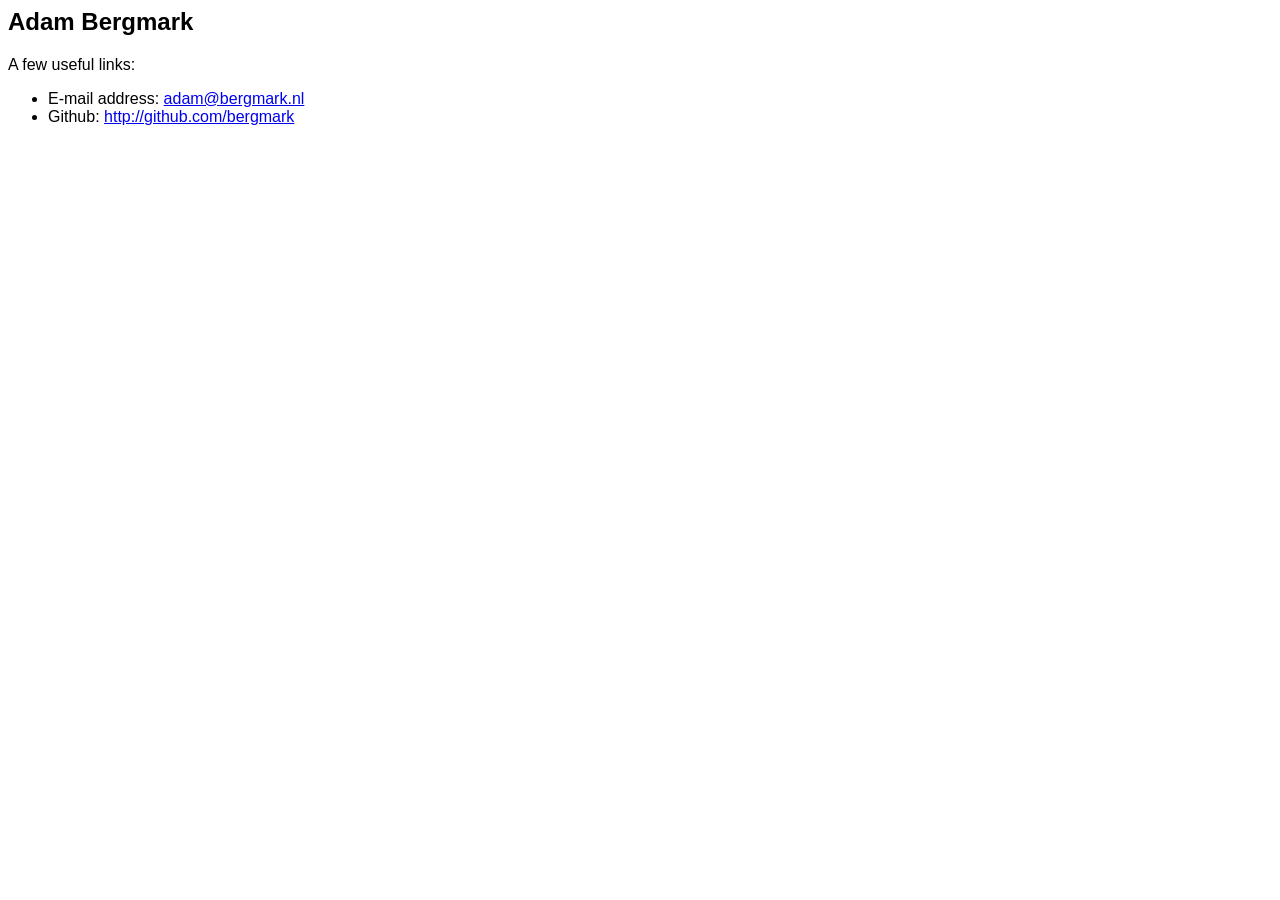
<file: index.html>
<html>
  <head>
    <style>
      body { font-family: arial }
    </style>
  </head>
  <body>
    <h2>Adam Bergmark</h2>

    <p>A few useful links:</p>

    <ul>
      <li>E-mail address: <a href="mailto:adam@bergmark.nl">adam@bergmark.nl</a></li>
      <li>Github: <a href="http://github.com/bergmark">http://github.com/bergmark</a></li>
    </ul>
  </body>
</html>
</file>
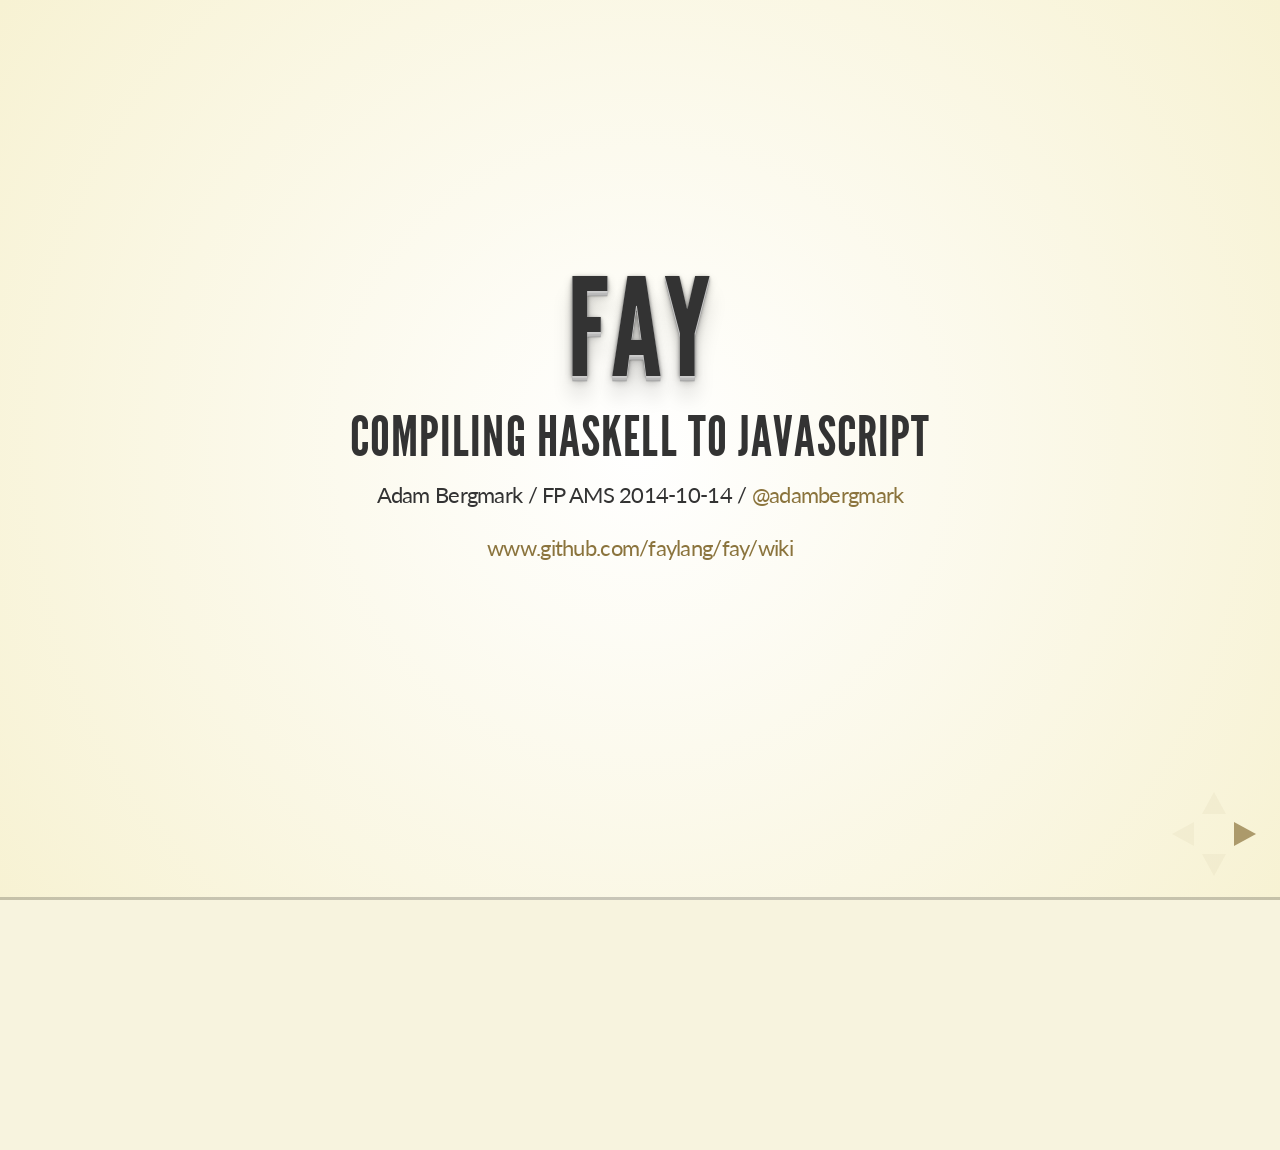
<file: fpams/index.html>
<!doctype html>
<html lang="en">

  <head>
    <meta charset="utf-8">

    <title>Fay @ FP AMS</title>

    <meta name="description" content="Fay - A subset of Haskell that compiles to JavaScript">
    <meta name="author" content="Adam Bergmark">

    <meta name="apple-mobile-web-app-capable" content="yes" />
    <meta name="apple-mobile-web-app-status-bar-style" content="black-translucent" />

    <meta name="viewport" content="width=device-width, initial-scale=1.0, maximum-scale=1.0, user-scalable=no">

    <link rel="stylesheet" href="css/reveal.min.css">
    <link rel="stylesheet" href="css/theme/beige.css" id="theme">

    <!-- For syntax highlighting -->
    <link rel="stylesheet" href="lib/css/zenburn.css">

    <!-- If the query includes 'print-pdf', use the PDF print sheet -->
    <script>
      document.write( '<link rel="stylesheet" href="css/print/' + ( window.location.search.match( /print-pdf/gi ) ? 'pdf' : 'paper' ) + '.css" type="text/css" media="print">' );
    </script>

    <!--[if lt IE 9]>
    <script src="lib/js/html5shiv.js"></script>
    <![endif]-->
<style>

.code { font-size: 18px; margin-top: 20px; padding-bottom: 10px; }
.code code { padding-bottom: 20px !important; padding-left: 20px !important; }

</style>
  </head>

  <body>

    <div class="reveal">

      <!-- Any section element inside of this container is displayed as a slide -->
      <div class="slides">



<section>
  <h1>Fay</h1>
  <h3>Compiling Haskell to JavaScript</h3>
  <p>
    <small>Adam Bergmark / FP AMS 2014-10-14 / <a href="http://twitter.com/adambergmark">@adambergmark</a></small>
  </p>
  <p>
    <small><a href="http://www.github.com/faylang/fay/wiki">www.github.com/faylang/fay/wiki</a></small>
  </p>
</section>

<section>
  <h2>Me!</h2>
  <ul>
    <li>I'm Adam Bergmark
    <li>Silk - <a href="http://www.silk.co">www.silk.co</a> - <a href="http://jobs.silk.co">jobs.silk.co</a>
  </ul>
</section>

<section>
  <h2>Fay Stats</h2>
  <ul>
    <li class="fragment">Fay 0.1 - by <a href="https://twitter.com/christopherdone">Chris Done</a> - July 2012
    <li class="fragment">7000 Hackage downloads
    <li class="fragment">900 github stars
  </ul>
</section>

<section>
  <h2>Hello World!</h2>

<div class="fragment"><a href="https://www.haskell.org/platform/">Install Haskell + Cabal</a></code>

<pre class="code fragment"><code>
$ cabal install fay
$ cabal install fay-base fay-jquery
</code></pre>

<pre class="code fragment"><code>
$ cat Main.hs
module Main where

import Fay.JQuery

main :: Fay ()
main = do
  print "Here we go!"
  ajax "/get-time" $ \t -> do
    body <- select "body"
    append body ("The time is " ++ t)
</code></pre>

<pre class="code fragment"><code>
$ fay Main.hs --package=fay-jquery --html-wrapper
$ ls
Main.hs Main.html Main.js
$ open Main.html
</code></pre>

</section>

<section>
  <section>
    <h2>Some Fay Packages</h2>
    <ul>
      <li>fay-base
      <li>fay-text
      <li>fay-dom
      <li>fay-jquery
      <li>Cinder, fay-hsx
    </ul>
  </section>
  <section>
    <h2>GHC Integration</h2>
    <ul>
      <li>fay (the API)
      <li>snaplet-fay
      <li>happstack-fay
      <li>yesod-fay
      <li>fay-builder
  </section>
</section>

<section>
  <h2>High Level Goals & features</h2>
  <ul>
    <li class=fragment>Proper subset of Haskell
    <li class=fragment>Statically typed, pure, lazy
    <li class=fragment>Reuse JavaScript types
    <li class=fragment>Small and easy to understand output
    <li class=fragment>Compressable
    <li class=fragment>Reuse JavaScript libraries
    <li class=fragment>Type safe client<->server communication
    <li class=fragment>Package management
    <li class=fragment>Fay code as JS libraries
    <li class=fragment>Support by the major web frameworks
    <li class=fragment>Don't support all of Haskell
  </ul>
</section>

<section>
  <h2>Alternatives</h2>
  <ul>
    <li class=fragment>JavaScript :((
    <li class=fragment>CoffeScript :(
    <li class=fragment>TypeScript :|
    <li class=fragment>GHCJS :)
    <li class=fragment>Idris, PureScript :)
    <li class=fragment>But Fay is better!
  </ul>
</section>

<section>
  <section>
    <h2>Tooling & Architecture</h2>
    <ul>
      <li>Initial setup
      <li>haskell-src-exts
      <li>haskell-suite
      <li>Custom JS AST
    </ul>
  </section>
  <section>
    <h2>Compiler passes</h2>
    <ol>
      <li>Parse import/package directives
      <li>Type checking (GHC)
      <li>Parsing (haskell-src-exts)
      <li>Desugaring
      <li>Check for imports
      <li>Name Resolution (haskell-names)
      <li>Preprocessing
      <li>Code generation (to custom JS AST)
      <li>Optimizations on JS AST
      <li>Printing
      <li>Compression + Optimization (Google Closure)
    </ol>
  </section>
</section>

<section>
  <section>
    <h2>FFI</h2>
    <ul>
      <li>Simple to use
      <li>Automatic conversions
      <li>Can transcode functions and Fay actions
  </section>
  <section>
    <h2>Hangeul (in 해스켈)</h2>
    <iframe src="fay-translit/FayTest.html" width="750" height="500" style="margin:0;overflow:hidden;border:1px solid #CCC;border-width:1px 1px 0;margin-bottom:5px" allowfullscreen> </iframe>
  </section>
  <section>
    <h2>FFI</h2>

<pre class="code"><code>
ffi :: String -- ^ JavaScript expression
    -> a      -- ^ Return value
</code></pre>

<pre class="code fragment"><code>
add :: Double -> Double -> Double
add = ffi "%1 + %2"
</code></pre>

<pre class="code fragment"><code>
add2 :: Double -> Double -> Double
add2 = ffi "(function () { return %1 + %2; })()"
</code></pre>

<pre class="code fragment"><code>
add3 :: Double -> Double -> Double
add3 = ffi "(function (a,b) { return a + b; }(%*)"
</code></pre>

<pre class="code fragment"><code>
add4 = foo (ffi "%1 + %2" :: Double -> Double -> Double)
</code></pre>

  </section>
  <section>

<pre class="code"><code>
add :: Double -> Double -> Double
add = ffi "%1 + %2"
</code></pre>

<pre class="code"><code>
Add.add = function ($p1) {
  return function ($p2) {
    return new Fay$$$(function () {
      return Fay$$jsToFay_double
               ( Fay$$fayToJs_double($p1)
               + Fay$$fayToJs_double($p2)
               );
    });
  };
};
</code></pre>

<pre class="code fragment"><code>
// Why not?
Add.add = function (a,b) { return a + b; };
</code></pre>

</section>
<section>

<pre class="code"><code>
// Why not?
Add.add = function (a,b) { return a + b; };
</code></pre>

<pre class="code"><code>
// Partial application
y = let f = add 1 in f 2 * f 3
</code></pre>

<pre class="code fragment"><code>
// Reusing results
x = let f = add 1 2 in f * f
</code></pre>

<pre class="code fragment"><code>
// Handling thunks
z thunk = f thunk
</code></pre>

</section>

  <section>
    <h2>Ptr</h2>
    <p>Disables transcoding

<pre class="code"><code>
type Ptr a = a
</code></pre>

<pre class="code"><code>
add2 :: Ptr Double -> Ptr Double -> Ptr Double
add2 = ffi "%1 + %2"
</code></pre>

<pre class="code"><code>
Add2.add2 = function ($p1) {
  return function ($p2) {
    return new Fay$$$(function () {
      return $p1 + $p2;
    });
  };
};
</code></pre>

  </section>
  <section>
    <h2>Type variables</h2>
    <p>Are not transcoded</p>

<pre class="code"><code>
id :: a -> a
id = ffi "%1"
</code></pre>

<pre class="code"><code>
Id.id = function($p1){
  return new Fay$$$(function(){
    return Fay$$jsToFay(["unknown"],Fay$$fayToJs(["unknown"],$p1));
  });
};
</code></pre>

  </section>
  <section>
    <h2>Automatic</h2>
    <p>Tries to transcode everything

<pre class="code"><code>
type Automatic a = a
</code></pre>

<pre class="code"><code>
data Psn = Person { name :: Text }

decode :: Automatic a
decode = ffi "{ instance : 'Person', name : 'Adam' }"
</code></pre>

<pre class="code"><code>
Decode.decode = new Fay$$$(function(){
  return Fay$$jsToFay( ["automatic"]
                     , { instance : 'Person', name : 'Adam' }
                     );
});
</code></pre>

  </section>
  <section>
    <h2>Defined and Nullable</h2>
    <ul>
      <li>Use for values that can be null/undefined
      <li>Undefined object properties are removed when encoding
    </ul>

<pre class="code"><code>
data Nullable a  = Nullable a | Null
--   Nullable 1 <=> 1
--   Null       <=> null

-- Why not reuse data Maybe = Just a | Nothing?

data Defined  a    = Defined a  | Undefined
--  R (Defined 1) <=> { instance : 'R', val : 1 }
--  R Undefined   <=> { instance : 'R' }
</code></pre>

  </section>
  <section>
    <h2>Advanced</h2>

<pre class="code"><code>
ajax :: Text
     -> (Automatic b -> Fay ())
     -> (JQXHR -> Defined Text -> Defined Text -> Fay ())
     -> Fay ()
ajax ur succ err = ajax_ $ defaultAjaxSettings
  { success = Defined succ
  , error   = Defined err
  , url     = Defined ur
  }
</code></pre>

  </section>

  <section>
    <h2>Reverse FFI</h2>
    <ul>
      <li>Call Fay from JavaScript
    </ul>

<pre class="code"><code>
module Str where

concat :: String -> String -> String
concat = ffi "%1 + %2"
</code></pre>

    <ul>
      <li class="fragment">Compile with <code class="code">fay --strict Str Str.hs</code>
    </ul>

<pre class="code fragment"><code>
Strict.Str.concat = Fay$$fayToJs(['automatic'], Str.concat);

// Call with
Strict.Str.concat("a","b")
Strict.Str.concat("a")("b")
</code></pre>

  </section>
  <section>
    <h2>Hangeul again</h2>
    <iframe src="fay-translit/JsTest.html" width="750" height="500" style="margin:0;overflow:hidden;border:1px solid #CCC;border-width:1px 1px 0;margin-bottom:5px" allowfullscreen> </iframe>
  </section>
</section>

<section>
  <section>
    <h2>Type Classes?</h2>
    <ul>
      <li class="fragment">Currently only empty class declarations
    </ul>
<pre class="code fragment"><code>
class Selectable a
instance Selectable JQuery
instance Selectable Element
instance Selectable Text

select :: Selectable a => a -> Fay JQuery
select = ffi "jQuery(%1)"
</code></pre>

    <ul>
      <li class="fragment">Options: GHC Core, GHC API, haskell-type-exts
      <li class="fragment">Dynamic dispatch
    </ul>

<pre class="code fragment"><code>
class Show a where
  show :: a -> String

f a = show a

=> f = function (a) { return a.show(a); };
</code></pre>


  </section>
<section>
<pre class="code"><code>
class Read a where
  show :: String -> a

g a = read a

=> ???
</code></pre>
</section>

</section><section>

    <h2>Type Safe Client<->Server Communication</h2>

<pre class="code"><code>

data Returns a = Returns

data Command
  = CheckModule String (Returns CheckResult)
  | GetModule   String (Returns ModuleLoad)

call :: (Returns (Automatic a) -> Command)
     -> (Automatic a -> Fay ())
     -> Fay ()
call f g = ajaxCommand (f Returns) g

main = call (CheckModule s) successHandler

</code></pre>

</section><section>
  <h2>Package Managment</h2>
  <ul>
    <li>Cabal & Hackage
    <li>fay --package fay-text Awesome.hs
    <li>Cabal data-files
    <li>haskell-packages (Cabal 1.20)
  </ul>

</section>

<section>
  <h2>Conclusion</h2>
  <ul>
    <li>Using libraries instead of the GHC API made it easy, until...
    <li>Fay is actively maintained
    <li>Fay is used in production
    <li>Wishlist: Type classes, More source maps, haskell-packages integration
  </ul>
</section><section>
  <h2>Questions</h2>
  <p>
    <small>Adam Bergmark / FP AMS 2014-10-16 / <a href="http://twitter.com/adambergmark">@adambergmark</a></small>
  </p>
  <ul>
    <li>Goals & Features
    <li>Alternative Compilers
    <li>Tooling & Architecture
    <li>FFI
    <li>Type Classes
    <li>Client<->Server Communication
    <li>Package Management
    <li>Output
  </ul>
</section>


      </div>

    </div>

    <script src="lib/js/head.min.js"></script>
    <script src="js/reveal.min.js"></script>

    <script>

      // Full list of configuration options available here:
      // https://github.com/hakimel/reveal.js#configuration
      Reveal.initialize({
        controls: true,
        progress: true,
        history: true,
        center: true,

        theme: Reveal.getQueryHash().theme, // available themes are in /css/theme
        transition: Reveal.getQueryHash().transition || 'default', // default/cube/page/concave/zoom/linear/fade/none

        // Optional libraries used to extend on reveal.js
        dependencies: [
          { src: 'lib/js/classList.js', condition: function() { return !document.body.classList; } },
          { src: 'plugin/markdown/marked.js', condition: function() { return !!document.querySelector( '[data-markdown]' ); } },
          { src: 'plugin/markdown/markdown.js', condition: function() { return !!document.querySelector( '[data-markdown]' ); } },
          { src: 'plugin/highlight/highlight.js', async: true, callback: function() { hljs.initHighlightingOnLoad(); } },
          { src: 'plugin/zoom-js/zoom.js', async: true, condition: function() { return !!document.body.classList; } },
          { src: 'plugin/notes/notes.js', async: true, condition: function() { return !!document.body.classList; } }
          // { src: 'plugin/search/search.js', async: true, condition: function() { return !!document.body.classList; } }
          // { src: 'plugin/remotes/remotes.js', async: true, condition: function() { return !!document.body.classList; } }
        ]
      });

    </script>

  </body>
</html>
</file>
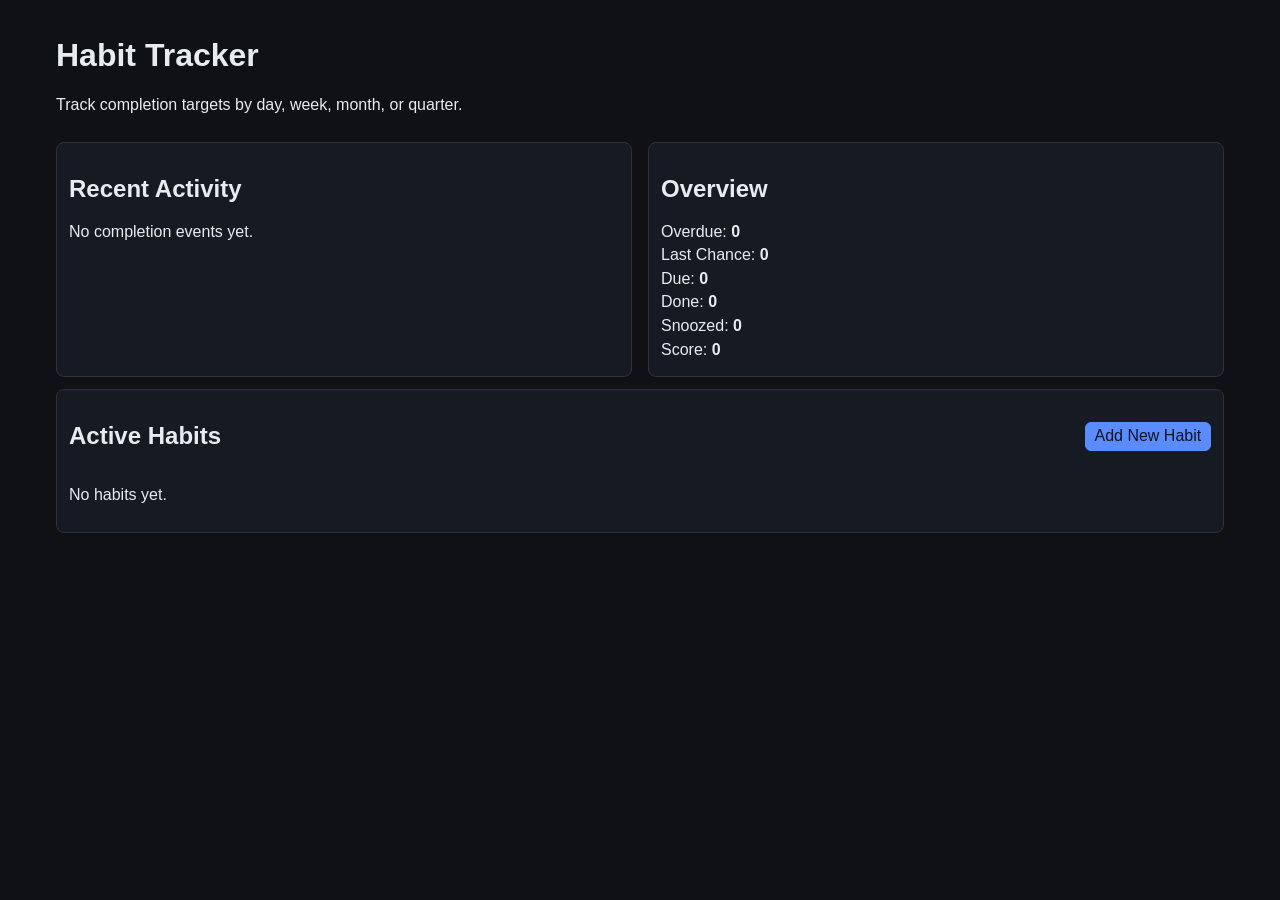
<file: habit/index.html>
<!doctype html>
<html lang="en">
  <head>
    <meta charset="UTF-8" />
    <meta name="viewport" content="width=device-width, initial-scale=1.0" />
    <title>Habit Tracker</title>
    <script type="module" crossorigin src="./assets/index-Cpv24BoT.js"></script>
    <link rel="stylesheet" crossorigin href="./assets/index-CIJLo4C1.css">
  </head>
  <body>
    <div id="root"></div>
  </body>
</html>
</file>
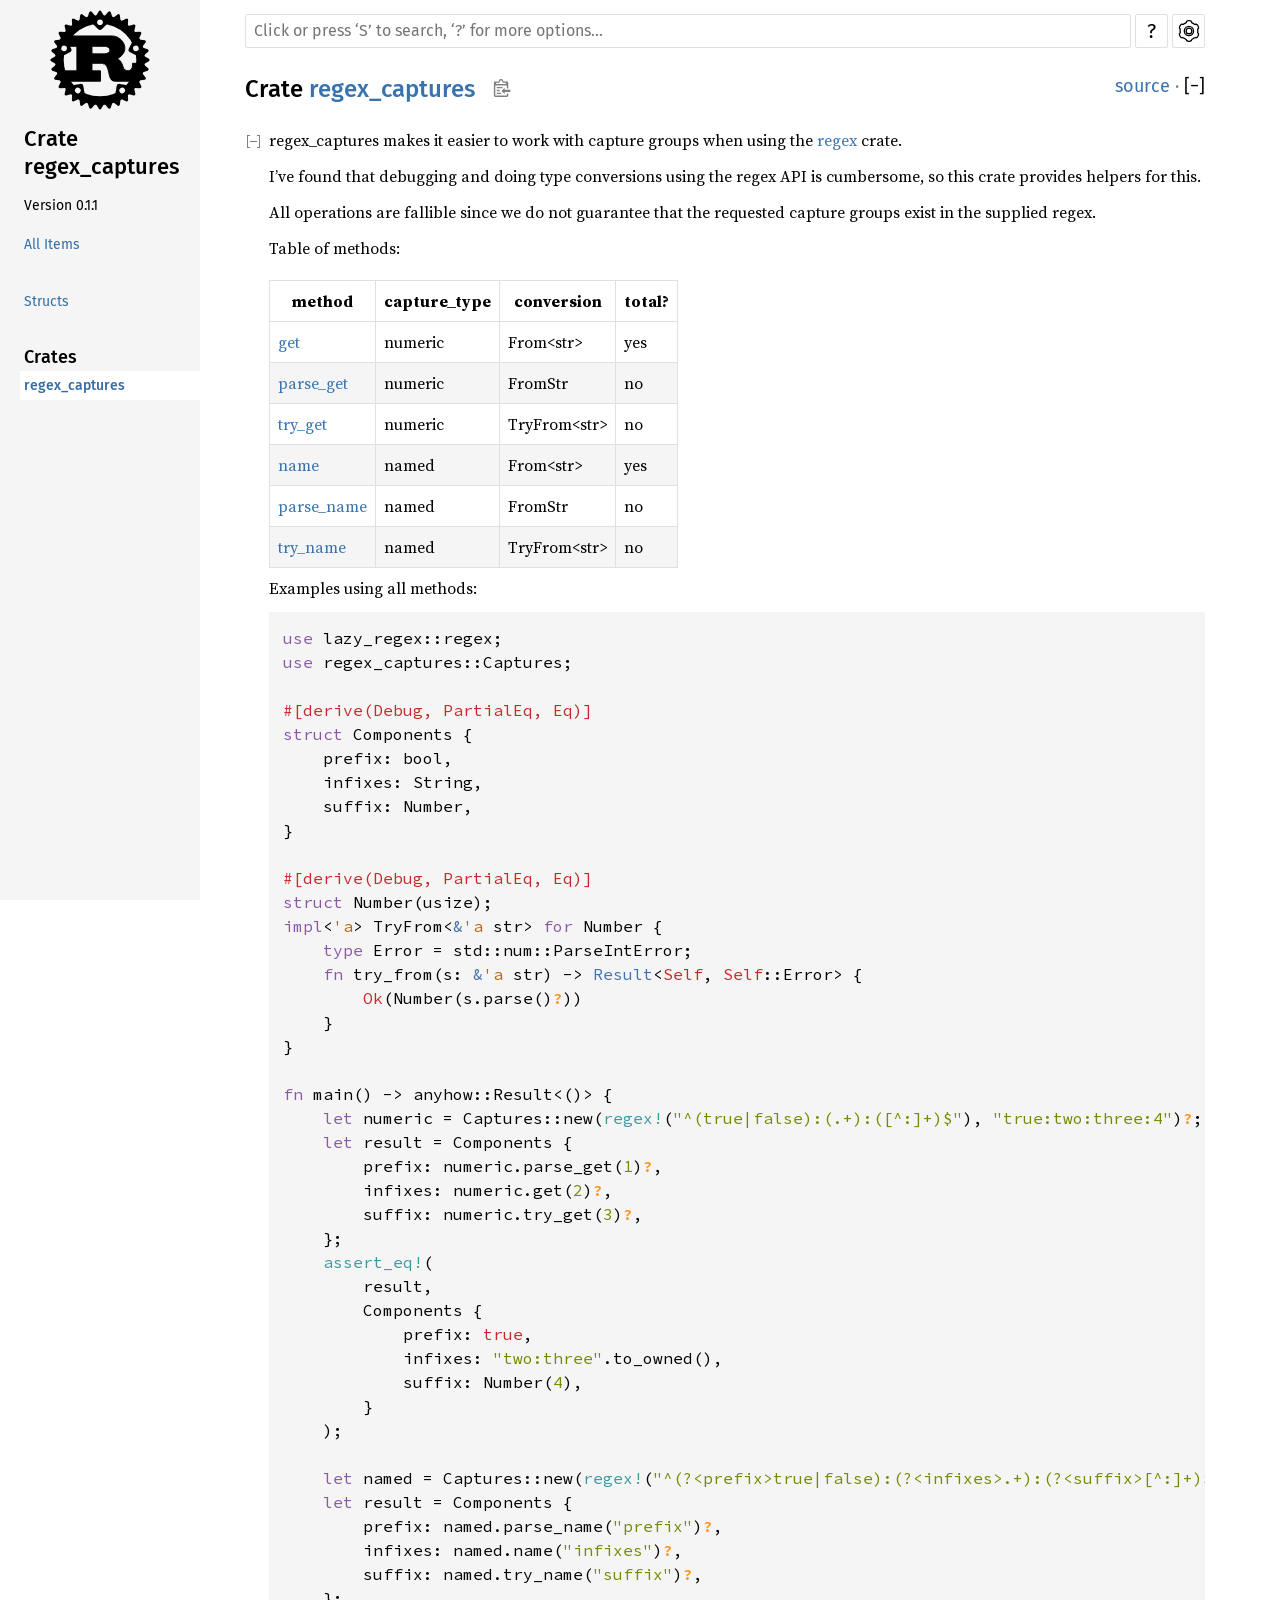
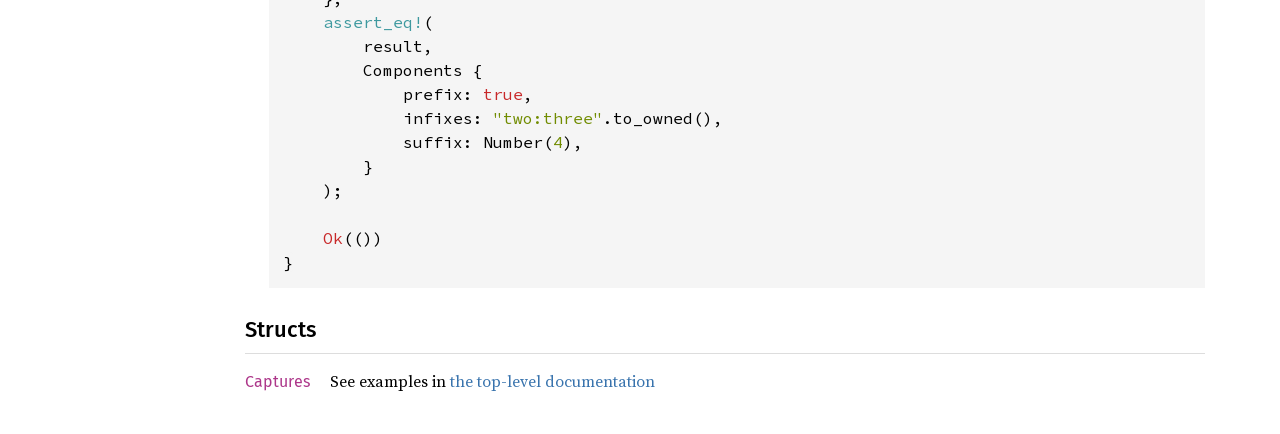
<file: tmp/doc/regex_captures/index.html>
<!DOCTYPE html><html lang="en"><head><meta charset="utf-8"><meta name="viewport" content="width=device-width, initial-scale=1.0"><meta name="generator" content="rustdoc"><meta name="description" content="regex_captures makes it easier to work with capture groups when using the regex crate."><title>regex_captures - Rust</title><link rel="preload" as="font" type="font/woff2" crossorigin href="../static.files/SourceSerif4-Regular-46f98efaafac5295.ttf.woff2"><link rel="preload" as="font" type="font/woff2" crossorigin href="../static.files/FiraSans-Regular-018c141bf0843ffd.woff2"><link rel="preload" as="font" type="font/woff2" crossorigin href="../static.files/FiraSans-Medium-8f9a781e4970d388.woff2"><link rel="preload" as="font" type="font/woff2" crossorigin href="../static.files/SourceCodePro-Regular-562dcc5011b6de7d.ttf.woff2"><link rel="preload" as="font" type="font/woff2" crossorigin href="../static.files/SourceSerif4-Bold-a2c9cd1067f8b328.ttf.woff2"><link rel="preload" as="font" type="font/woff2" crossorigin href="../static.files/SourceCodePro-Semibold-d899c5a5c4aeb14a.ttf.woff2"><link rel="stylesheet" href="../static.files/normalize-76eba96aa4d2e634.css"><link rel="stylesheet" href="../static.files/rustdoc-9bb858ba049f1f21.css" id="mainThemeStyle"><meta name="rustdoc-vars" data-root-path="../" data-static-root-path="../static.files/" data-current-crate="regex_captures" data-themes="" data-resource-suffix="" data-rustdoc-version="1.72.0 (5680fa18f 2023-08-23)" data-channel="1.72.0" data-search-js="search-f6292fe389d70017.js" data-settings-js="settings-de11bff964e9d4e5.js" data-settings-css="settings-8c76f75bfb6bd192.css" data-theme-light-css="light-0f8c037637f9eb3e.css" data-theme-dark-css="dark-1097f8e92a01e3cf.css" data-theme-ayu-css="ayu-614652228113ac93.css" ><script src="../static.files/storage-59fd9b8ccb335783.js"></script><script defer src="../crates.js"></script><script defer src="../static.files/main-0795b7d26be81095.js"></script><noscript><link rel="stylesheet" media="(prefers-color-scheme:light)" href="../static.files/light-0f8c037637f9eb3e.css"><link rel="stylesheet" media="(prefers-color-scheme:dark)" href="../static.files/dark-1097f8e92a01e3cf.css"><link rel="stylesheet" href="../static.files/noscript-13285aec31fa243e.css"></noscript><link rel="alternate icon" type="image/png" href="../static.files/favicon-16x16-8b506e7a72182f1c.png"><link rel="alternate icon" type="image/png" href="../static.files/favicon-32x32-422f7d1d52889060.png"><link rel="icon" type="image/svg+xml" href="../static.files/favicon-2c020d218678b618.svg"></head><body class="rustdoc mod crate"><!--[if lte IE 11]><div class="warning">This old browser is unsupported and will most likely display funky things.</div><![endif]--><nav class="mobile-topbar"><button class="sidebar-menu-toggle">&#9776;</button><a class="logo-container" href="../regex_captures/index.html"><img class="rust-logo" src="../static.files/rust-logo-151179464ae7ed46.svg" alt="logo"></a><h2></h2></nav><nav class="sidebar"><a class="logo-container" href="../regex_captures/index.html"><img class="rust-logo" src="../static.files/rust-logo-151179464ae7ed46.svg" alt="logo"></a><h2 class="location"><a href="#">Crate regex_captures</a></h2><div class="sidebar-elems"><ul class="block"><li class="version">Version 0.1.1</li><li><a id="all-types" href="all.html">All Items</a></li></ul><section><ul class="block"><li><a href="#structs">Structs</a></li></ul></section></div></nav><main><div class="width-limiter"><nav class="sub"><form class="search-form"><span></span><input class="search-input" name="search" aria-label="Run search in the documentation" autocomplete="off" spellcheck="false" placeholder="Click or press ‘S’ to search, ‘?’ for more options…" type="search"><div id="help-button" title="help" tabindex="-1"><a href="../help.html">?</a></div><div id="settings-menu" tabindex="-1"><a href="../settings.html" title="settings"><img width="22" height="22" alt="Change settings" src="../static.files/wheel-7b819b6101059cd0.svg"></a></div></form></nav><section id="main-content" class="content"><div class="main-heading"><h1>Crate <a class="mod" href="#">regex_captures</a><button id="copy-path" title="Copy item path to clipboard"><img src="../static.files/clipboard-7571035ce49a181d.svg" width="19" height="18" alt="Copy item path"></button></h1><span class="out-of-band"><a class="srclink" href="../src/regex_captures/lib.rs.html#1-126">source</a> · <button id="toggle-all-docs" title="collapse all docs">[<span>&#x2212;</span>]</button></span></div><details class="toggle top-doc" open><summary class="hideme"><span>Expand description</span></summary><div class="docblock"><p>regex_captures makes it easier to work with capture groups
when using the <a href="https://docs.rs/regex/latest/regex/">regex</a> crate.</p>
<p>I’ve found that debugging and doing type conversions using the
regex API is cumbersome, so this crate provides helpers for this.</p>
<p>All operations are fallible since we do not guarantee that the
requested capture groups exist in the supplied regex.</p>
<p>Table of methods:</p>
<div><table><thead><tr><th>method</th><th>capture_type</th><th>conversion</th><th>total?</th></tr></thead><tbody>
<tr><td><a href="struct.Captures.html#method.get" title="method regex_captures::Captures::get">get</a></td><td>numeric</td><td>From&lt;str&gt;</td><td>yes</td></tr>
<tr><td><a href="struct.Captures.html#method.parse_get" title="method regex_captures::Captures::parse_get">parse_get</a></td><td>numeric</td><td>FromStr</td><td>no</td></tr>
<tr><td><a href="struct.Captures.html#method.try_get" title="method regex_captures::Captures::try_get">try_get</a></td><td>numeric</td><td>TryFrom&lt;str&gt;</td><td>no</td></tr>
<tr><td><a href="struct.Captures.html#method.name" title="method regex_captures::Captures::name">name</a></td><td>named</td><td>From&lt;str&gt;</td><td>yes</td></tr>
<tr><td><a href="struct.Captures.html#method.parse_name" title="method regex_captures::Captures::parse_name">parse_name</a></td><td>named</td><td>FromStr</td><td>no</td></tr>
<tr><td><a href="struct.Captures.html#method.try_name" title="method regex_captures::Captures::try_name">try_name</a></td><td>named</td><td>TryFrom&lt;str&gt;</td><td>no</td></tr>
</tbody></table>
</div>
<p>Examples using all methods:</p>

<div class="example-wrap"><pre class="rust rust-example-rendered"><code><span class="kw">use </span>lazy_regex::regex;
<span class="kw">use </span>regex_captures::Captures;

<span class="attr">#[derive(Debug, PartialEq, Eq)]
</span><span class="kw">struct </span>Components {
    prefix: bool,
    infixes: String,
    suffix: Number,
}

<span class="attr">#[derive(Debug, PartialEq, Eq)]
</span><span class="kw">struct </span>Number(usize);
<span class="kw">impl</span>&lt;<span class="lifetime">&#39;a</span>&gt; TryFrom&lt;<span class="kw-2">&amp;</span><span class="lifetime">&#39;a </span>str&gt; <span class="kw">for </span>Number {
    <span class="kw">type </span>Error = std::num::ParseIntError;
    <span class="kw">fn </span>try_from(s: <span class="kw-2">&amp;</span><span class="lifetime">&#39;a </span>str) -&gt; <span class="prelude-ty">Result</span>&lt;<span class="self">Self</span>, <span class="self">Self</span>::Error&gt; {
        <span class="prelude-val">Ok</span>(Number(s.parse()<span class="question-mark">?</span>))
    }
}

<span class="kw">fn </span>main() -&gt; anyhow::Result&lt;()&gt; {
    <span class="kw">let </span>numeric = Captures::new(<span class="macro">regex!</span>(<span class="string">&quot;^(true|false):(.+):([^:]+)$&quot;</span>), <span class="string">&quot;true:two:three:4&quot;</span>)<span class="question-mark">?</span>;
    <span class="kw">let </span>result = Components {
        prefix: numeric.parse_get(<span class="number">1</span>)<span class="question-mark">?</span>,
        infixes: numeric.get(<span class="number">2</span>)<span class="question-mark">?</span>,
        suffix: numeric.try_get(<span class="number">3</span>)<span class="question-mark">?</span>,
    };
    <span class="macro">assert_eq!</span>(
        result,
        Components {
            prefix: <span class="bool-val">true</span>,
            infixes: <span class="string">&quot;two:three&quot;</span>.to_owned(),
            suffix: Number(<span class="number">4</span>),
        }
    );

    <span class="kw">let </span>named = Captures::new(<span class="macro">regex!</span>(<span class="string">&quot;^(?&lt;prefix&gt;true|false):(?&lt;infixes&gt;.+):(?&lt;suffix&gt;[^:]+)$&quot;</span>), <span class="string">&quot;true:two:three:4&quot;</span>)<span class="question-mark">?</span>;
    <span class="kw">let </span>result = Components {
        prefix: named.parse_name(<span class="string">&quot;prefix&quot;</span>)<span class="question-mark">?</span>,
        infixes: named.name(<span class="string">&quot;infixes&quot;</span>)<span class="question-mark">?</span>,
        suffix: named.try_name(<span class="string">&quot;suffix&quot;</span>)<span class="question-mark">?</span>,
    };
    <span class="macro">assert_eq!</span>(
        result,
        Components {
            prefix: <span class="bool-val">true</span>,
            infixes: <span class="string">&quot;two:three&quot;</span>.to_owned(),
            suffix: Number(<span class="number">4</span>),
        }
    );

    <span class="prelude-val">Ok</span>(())
}</code></pre></div>
</div></details><h2 id="structs" class="small-section-header"><a href="#structs">Structs</a></h2><ul class="item-table"><li><div class="item-name"><a class="struct" href="struct.Captures.html" title="struct regex_captures::Captures">Captures</a></div><div class="desc docblock-short">See examples in <a href="index.html">the top-level documentation</a></div></li></ul></section></div></main></body></html>
</file>
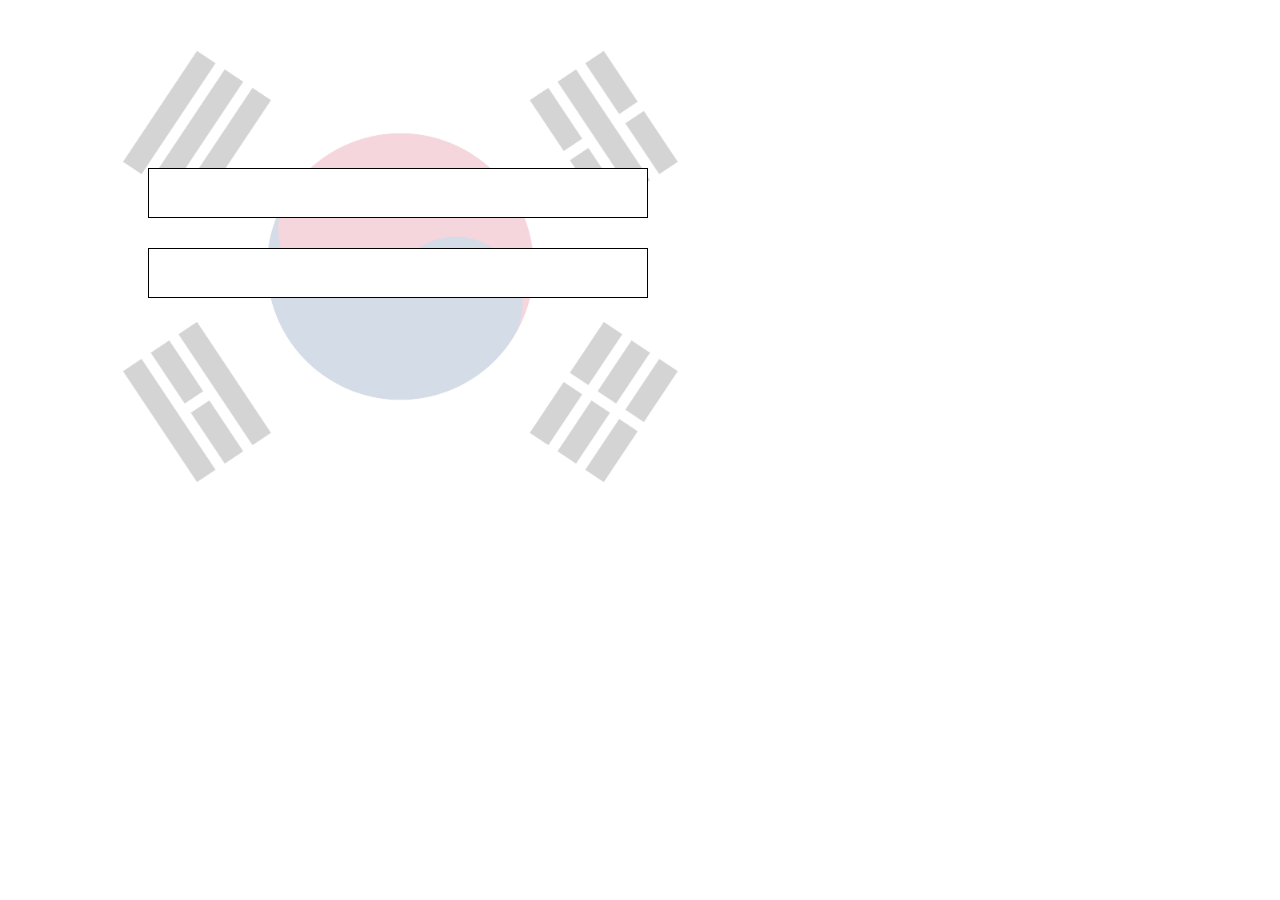
<file: fay-translit/FayTest.html>
<html>
  <head>
    <meta charset="UTF-8">
    <title></title>
    <script type="text/javascript" src="jquery.js"></script>
    <script type="text/javascript" src="FayTestWeb.js"></script>
    <link href="style.css" type="text/css" rel="stylesheet" />
  </head>
  <body>
    <input id="inp" type="text">
    <input id="out" type="text">
  </body>
</html>
</file>
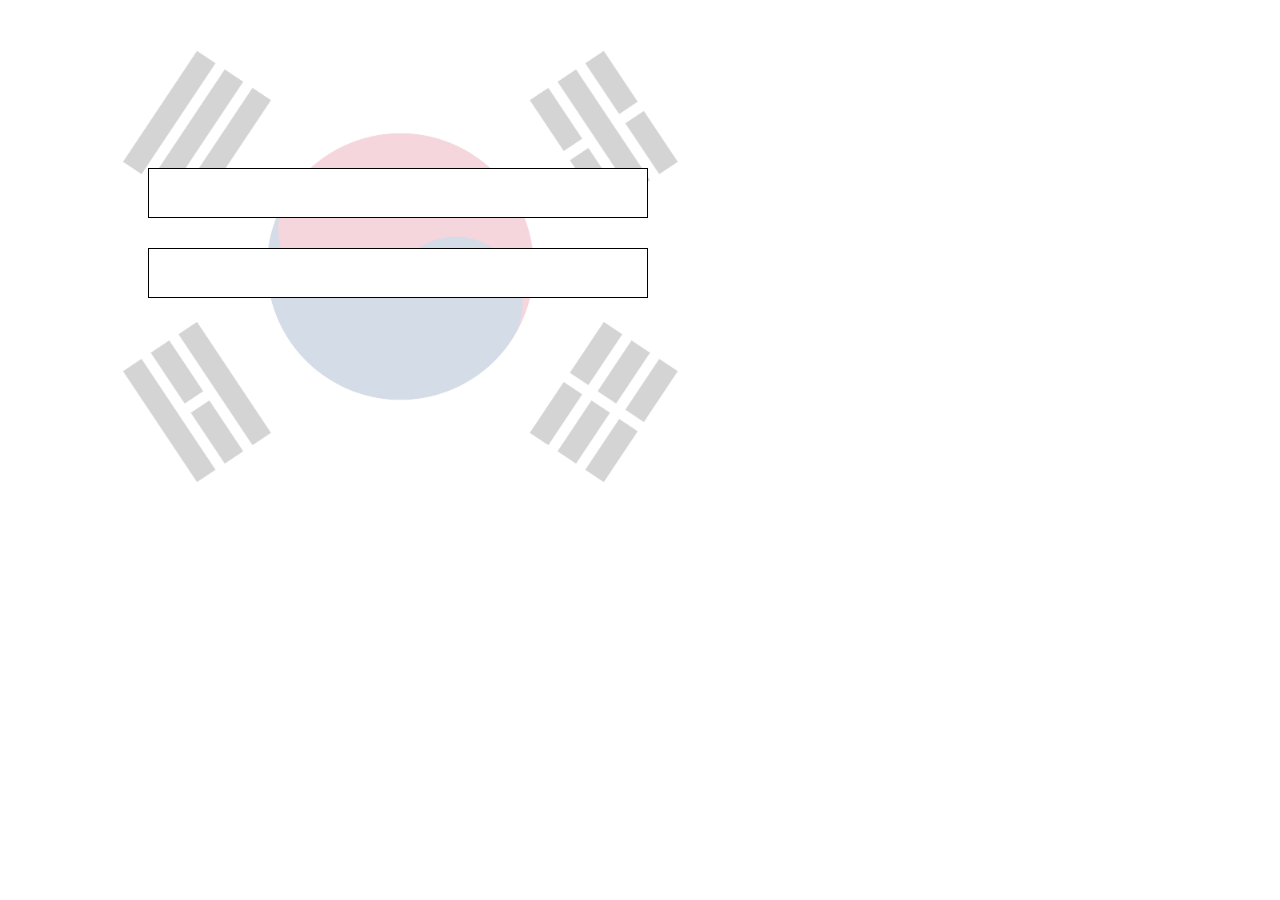
<file: fay-translit/JsTest.html>
<html>
  <head>
    <meta charset="UTF-8">
    <title></title>
    <script type="text/javascript" src="jquery.js"></script>
    <script type="text/javascript" src="src/Translit/Hangeul.js"></script>
    <script type="text/javascript" src="JsTestWeb.js"></script>
    <link href="style.css" type="text/css" rel="stylesheet" />
  </head>
  <body>
    <input id="inp" type="text">
    <input id="out" type="text">
  </body>
</html>
</file>
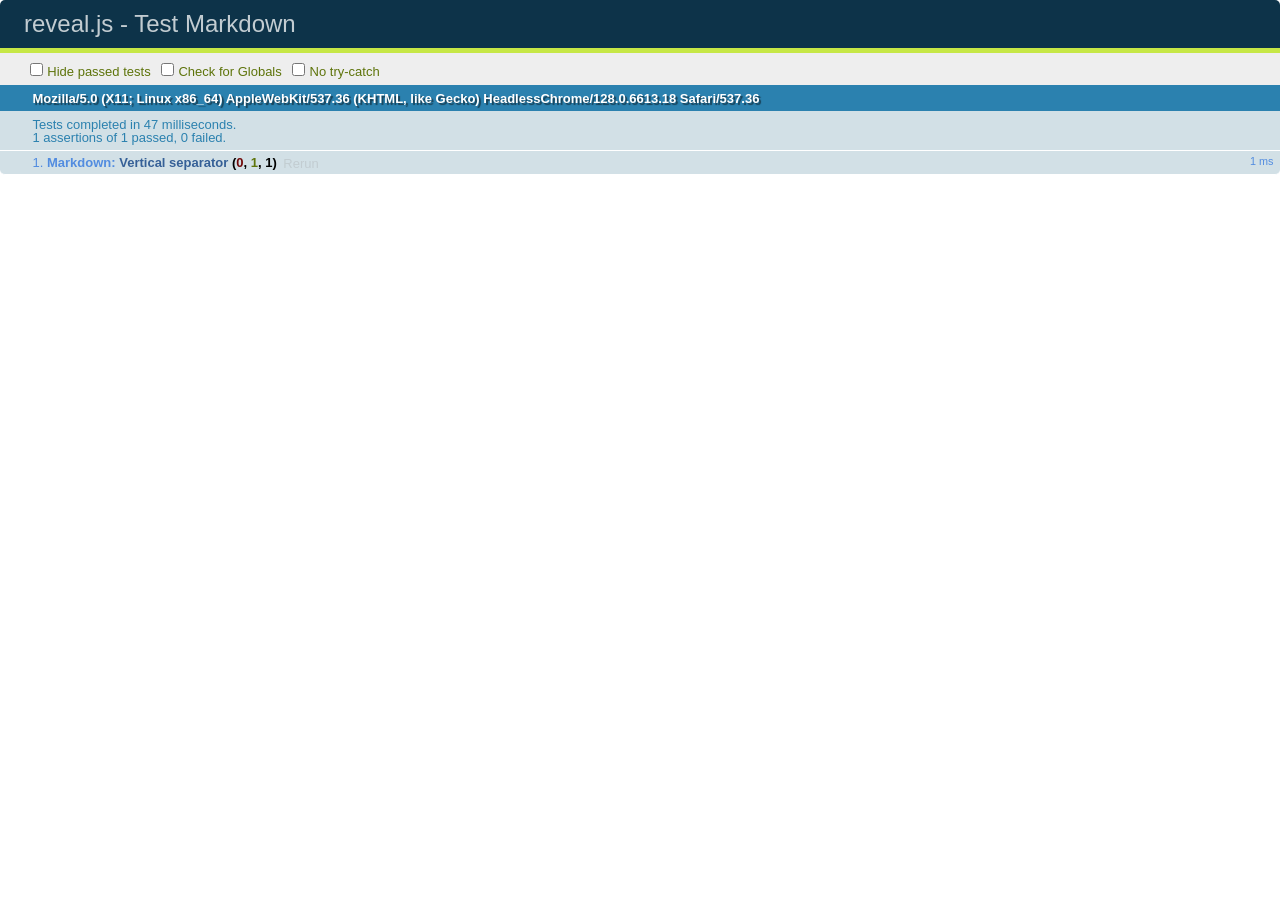
<file: fpams/test/test-markdown.html>
<!doctype html>
<html lang="en">

	<head>
		<meta charset="utf-8">

		<title>reveal.js - Test Markdown</title>

		<link rel="stylesheet" href="../css/reveal.min.css">
		<link rel="stylesheet" href="qunit-1.12.0.css">
	</head>

	<body style="overflow: auto;">

		<div id="qunit"></div>
  		<div id="qunit-fixture"></div>

		<div class="reveal" style="display: none;">

			<div class="slides">

				<!-- <section data-markdown="example.md" data-separator="^\n\n\n" data-vertical="^\n\n"></section> -->

				<!-- Slides are separated by newline + three dashes + newline, vertical slides identical but two dashes -->
				<section data-markdown data-separator="^\n---\n$" data-vertical="^\n--\n$">
					<script type="text/template">
						## Slide 1.1

						--

						## Slide 1.2

						---

						## Slide 2
					</script>
				</section>

			</div>

		</div>

		<script src="../lib/js/head.min.js"></script>
		<script src="../js/reveal.min.js"></script>
		<script src="../plugin/markdown/marked.js"></script>
		<script src="../plugin/markdown/markdown.js"></script>
		<script src="qunit-1.12.0.js"></script>

		<script src="test-markdown.js"></script>

	</body>
</html>
</file>
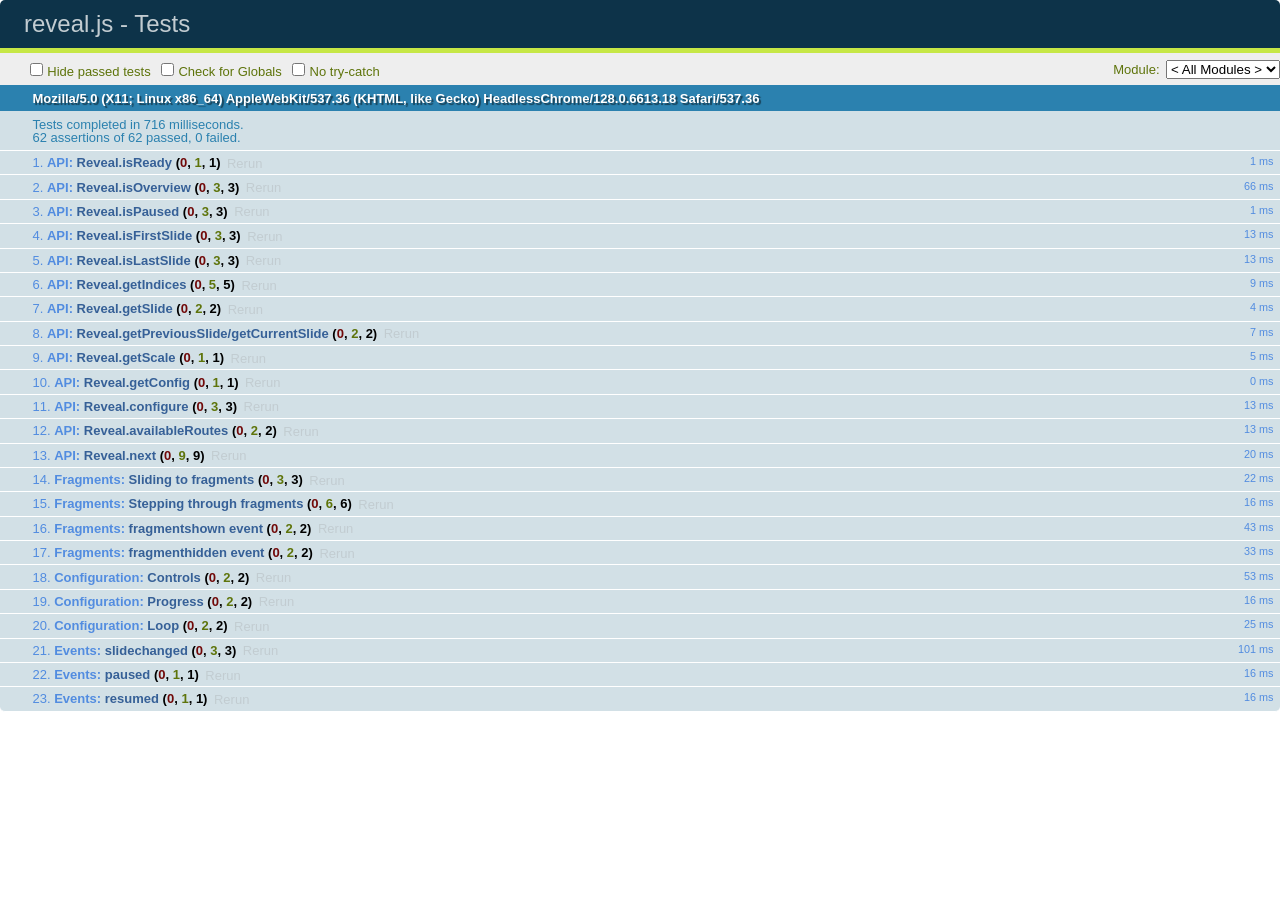
<file: fpams/test/test.html>
<!doctype html>
<html lang="en">

	<head>
		<meta charset="utf-8">

		<title>reveal.js - Tests</title>

		<link rel="stylesheet" href="../css/reveal.min.css">
		<link rel="stylesheet" href="qunit-1.12.0.css">
	</head>

	<body style="overflow: auto;">

		<div id="qunit"></div>
  		<div id="qunit-fixture"></div>

		<div class="reveal" style="display: none;">

			<div class="slides">

				<section>
					<h1>1</h1>
				</section>

				<section>
					<section>
						<h1>2.1</h1>
					</section>
					<section>
						<h1>2.2</h1>
					</section>
					<section>
						<h1>2.3</h1>
					</section>
				</section>

				<section>
					<h1>4</h1>
					<ul>
						<li class="fragment">4.1</li>
						<li class="fragment">4.2</li>
						<li class="fragment">4.3</li>
					</ul>
				</section>

				<section>
					<h1>4</h1>
				</section>

			</div>

		</div>

		<script src="../lib/js/head.min.js"></script>
		<script src="../js/reveal.min.js"></script>
		<script src="qunit-1.12.0.js"></script>

		<script src="test.js"></script>

	</body>
</html>
</file>
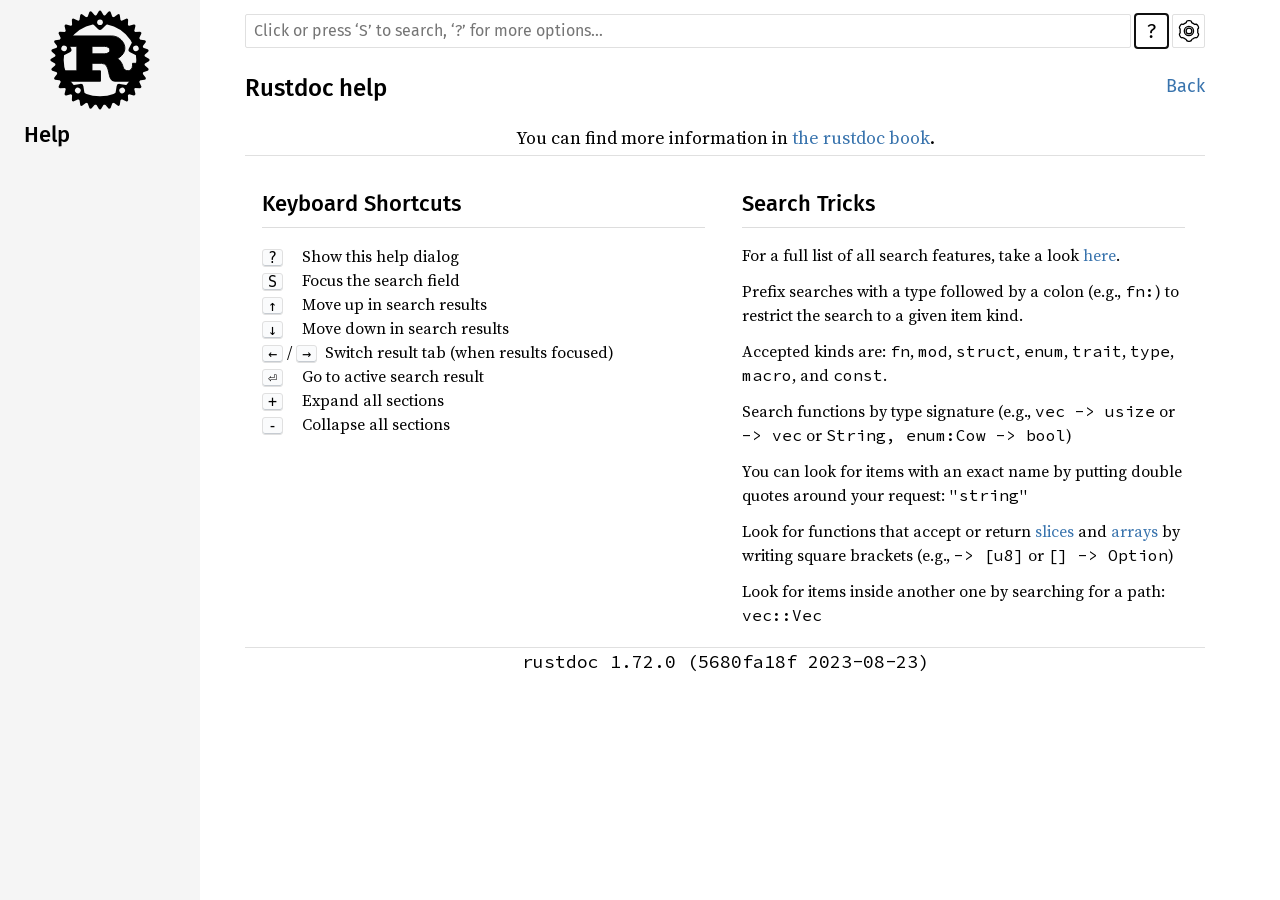
<file: tmp/doc/help.html>
<!DOCTYPE html><html lang="en"><head><meta charset="utf-8"><meta name="viewport" content="width=device-width, initial-scale=1.0"><meta name="generator" content="rustdoc"><meta name="description" content="Documentation for Rustdoc"><title>Rustdoc help</title><link rel="preload" as="font" type="font/woff2" crossorigin href="./static.files/SourceSerif4-Regular-46f98efaafac5295.ttf.woff2"><link rel="preload" as="font" type="font/woff2" crossorigin href="./static.files/FiraSans-Regular-018c141bf0843ffd.woff2"><link rel="preload" as="font" type="font/woff2" crossorigin href="./static.files/FiraSans-Medium-8f9a781e4970d388.woff2"><link rel="preload" as="font" type="font/woff2" crossorigin href="./static.files/SourceCodePro-Regular-562dcc5011b6de7d.ttf.woff2"><link rel="preload" as="font" type="font/woff2" crossorigin href="./static.files/SourceSerif4-Bold-a2c9cd1067f8b328.ttf.woff2"><link rel="preload" as="font" type="font/woff2" crossorigin href="./static.files/SourceCodePro-Semibold-d899c5a5c4aeb14a.ttf.woff2"><link rel="stylesheet" href="./static.files/normalize-76eba96aa4d2e634.css"><link rel="stylesheet" href="./static.files/rustdoc-9bb858ba049f1f21.css" id="mainThemeStyle"><meta name="rustdoc-vars" data-root-path="./" data-static-root-path="./static.files/" data-current-crate="regex_captures" data-themes="" data-resource-suffix="" data-rustdoc-version="1.72.0 (5680fa18f 2023-08-23)" data-channel="1.72.0" data-search-js="search-f6292fe389d70017.js" data-settings-js="settings-de11bff964e9d4e5.js" data-settings-css="settings-8c76f75bfb6bd192.css" data-theme-light-css="light-0f8c037637f9eb3e.css" data-theme-dark-css="dark-1097f8e92a01e3cf.css" data-theme-ayu-css="ayu-614652228113ac93.css" ><script src="./static.files/storage-59fd9b8ccb335783.js"></script><script defer src="./static.files/main-0795b7d26be81095.js"></script><noscript><link rel="stylesheet" media="(prefers-color-scheme:light)" href="./static.files/light-0f8c037637f9eb3e.css"><link rel="stylesheet" media="(prefers-color-scheme:dark)" href="./static.files/dark-1097f8e92a01e3cf.css"><link rel="stylesheet" href="./static.files/noscript-13285aec31fa243e.css"></noscript><link rel="alternate icon" type="image/png" href="./static.files/favicon-16x16-8b506e7a72182f1c.png"><link rel="alternate icon" type="image/png" href="./static.files/favicon-32x32-422f7d1d52889060.png"><link rel="icon" type="image/svg+xml" href="./static.files/favicon-2c020d218678b618.svg"></head><body class="rustdoc mod"><!--[if lte IE 11]><div class="warning">This old browser is unsupported and will most likely display funky things.</div><![endif]--><nav class="mobile-topbar"><button class="sidebar-menu-toggle">&#9776;</button><a class="logo-container" href="./regex_captures/index.html"><img class="rust-logo" src="./static.files/rust-logo-151179464ae7ed46.svg" alt="logo"></a><h2></h2></nav><nav class="sidebar"><a class="logo-container" href="./regex_captures/index.html"><img class="rust-logo" src="./static.files/rust-logo-151179464ae7ed46.svg" alt="logo"></a><h2 class="location">Help</h2><div class="sidebar-elems"></div></nav><main><div class="width-limiter"><nav class="sub"><form class="search-form"><span></span><input class="search-input" name="search" aria-label="Run search in the documentation" autocomplete="off" spellcheck="false" placeholder="Click or press ‘S’ to search, ‘?’ for more options…" type="search"><div id="help-button" title="help" tabindex="-1"><a href="./help.html">?</a></div><div id="settings-menu" tabindex="-1"><a href="./settings.html" title="settings"><img width="22" height="22" alt="Change settings" src="./static.files/wheel-7b819b6101059cd0.svg"></a></div></form></nav><section id="main-content" class="content"><div class="main-heading"><h1>Rustdoc help</h1><span class="out-of-band"><a id="back" href="javascript:void(0)" onclick="history.back();">Back</a></span></div><noscript><section><p>You need to enable JavaScript to use keyboard commands or search.</p><p>For more information, browse the <a href="https://doc.rust-lang.org/rustdoc/">rustdoc handbook</a>.</p></section></noscript></section></div></main></body></html>
</file>
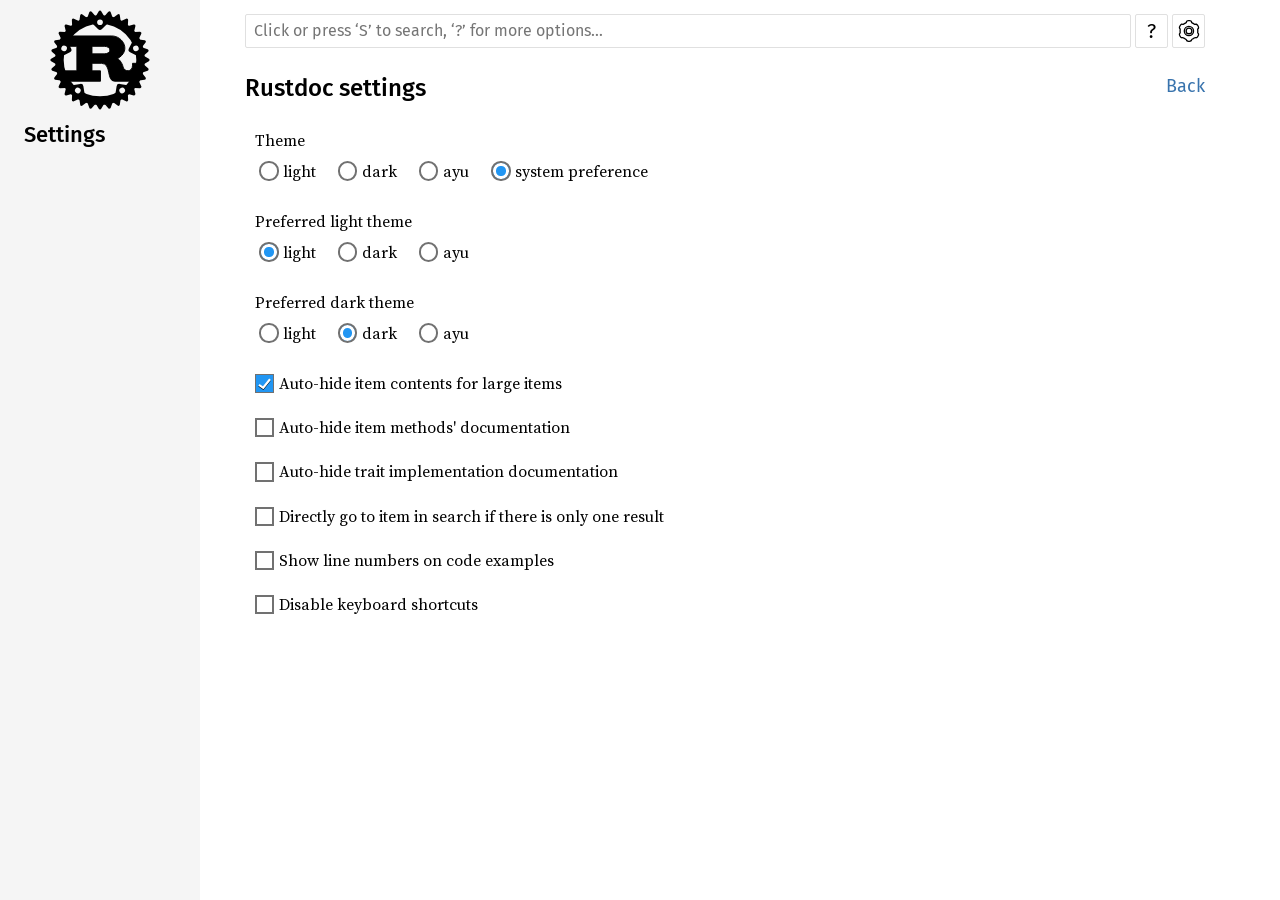
<file: tmp/doc/settings.html>
<!DOCTYPE html><html lang="en"><head><meta charset="utf-8"><meta name="viewport" content="width=device-width, initial-scale=1.0"><meta name="generator" content="rustdoc"><meta name="description" content="Settings of Rustdoc"><title>Rustdoc settings</title><link rel="preload" as="font" type="font/woff2" crossorigin href="./static.files/SourceSerif4-Regular-46f98efaafac5295.ttf.woff2"><link rel="preload" as="font" type="font/woff2" crossorigin href="./static.files/FiraSans-Regular-018c141bf0843ffd.woff2"><link rel="preload" as="font" type="font/woff2" crossorigin href="./static.files/FiraSans-Medium-8f9a781e4970d388.woff2"><link rel="preload" as="font" type="font/woff2" crossorigin href="./static.files/SourceCodePro-Regular-562dcc5011b6de7d.ttf.woff2"><link rel="preload" as="font" type="font/woff2" crossorigin href="./static.files/SourceSerif4-Bold-a2c9cd1067f8b328.ttf.woff2"><link rel="preload" as="font" type="font/woff2" crossorigin href="./static.files/SourceCodePro-Semibold-d899c5a5c4aeb14a.ttf.woff2"><link rel="stylesheet" href="./static.files/normalize-76eba96aa4d2e634.css"><link rel="stylesheet" href="./static.files/rustdoc-9bb858ba049f1f21.css" id="mainThemeStyle"><meta name="rustdoc-vars" data-root-path="./" data-static-root-path="./static.files/" data-current-crate="regex_captures" data-themes="" data-resource-suffix="" data-rustdoc-version="1.72.0 (5680fa18f 2023-08-23)" data-channel="1.72.0" data-search-js="search-f6292fe389d70017.js" data-settings-js="settings-de11bff964e9d4e5.js" data-settings-css="settings-8c76f75bfb6bd192.css" data-theme-light-css="light-0f8c037637f9eb3e.css" data-theme-dark-css="dark-1097f8e92a01e3cf.css" data-theme-ayu-css="ayu-614652228113ac93.css" ><script src="./static.files/storage-59fd9b8ccb335783.js"></script><script defer src="./static.files/main-0795b7d26be81095.js"></script><noscript><link rel="stylesheet" media="(prefers-color-scheme:light)" href="./static.files/light-0f8c037637f9eb3e.css"><link rel="stylesheet" media="(prefers-color-scheme:dark)" href="./static.files/dark-1097f8e92a01e3cf.css"><link rel="stylesheet" href="./static.files/noscript-13285aec31fa243e.css"></noscript><link rel="alternate icon" type="image/png" href="./static.files/favicon-16x16-8b506e7a72182f1c.png"><link rel="alternate icon" type="image/png" href="./static.files/favicon-32x32-422f7d1d52889060.png"><link rel="icon" type="image/svg+xml" href="./static.files/favicon-2c020d218678b618.svg"></head><body class="rustdoc mod"><!--[if lte IE 11]><div class="warning">This old browser is unsupported and will most likely display funky things.</div><![endif]--><nav class="mobile-topbar"><button class="sidebar-menu-toggle">&#9776;</button><a class="logo-container" href="./regex_captures/index.html"><img class="rust-logo" src="./static.files/rust-logo-151179464ae7ed46.svg" alt="logo"></a><h2></h2></nav><nav class="sidebar"><a class="logo-container" href="./regex_captures/index.html"><img class="rust-logo" src="./static.files/rust-logo-151179464ae7ed46.svg" alt="logo"></a><h2 class="location">Settings</h2><div class="sidebar-elems"></div></nav><main><div class="width-limiter"><nav class="sub"><form class="search-form"><span></span><input class="search-input" name="search" aria-label="Run search in the documentation" autocomplete="off" spellcheck="false" placeholder="Click or press ‘S’ to search, ‘?’ for more options…" type="search"><div id="help-button" title="help" tabindex="-1"><a href="./help.html">?</a></div><div id="settings-menu" tabindex="-1"><a href="./settings.html" title="settings"><img width="22" height="22" alt="Change settings" src="./static.files/wheel-7b819b6101059cd0.svg"></a></div></form></nav><section id="main-content" class="content"><div class="main-heading"><h1>Rustdoc settings</h1><span class="out-of-band"><a id="back" href="javascript:void(0)" onclick="history.back();">Back</a></span></div><noscript><section>You need to enable JavaScript be able to update your settings.</section></noscript><link rel="stylesheet" href="./static.files/settings-8c76f75bfb6bd192.css"><script defer src="./static.files/settings-de11bff964e9d4e5.js"></script><link rel="preload" href="./static.files/light-0f8c037637f9eb3e.css" as="style"><link rel="preload" href="./static.files/dark-1097f8e92a01e3cf.css" as="style"><link rel="preload" href="./static.files/ayu-614652228113ac93.css" as="style"></section></div></main></body></html>
</file>
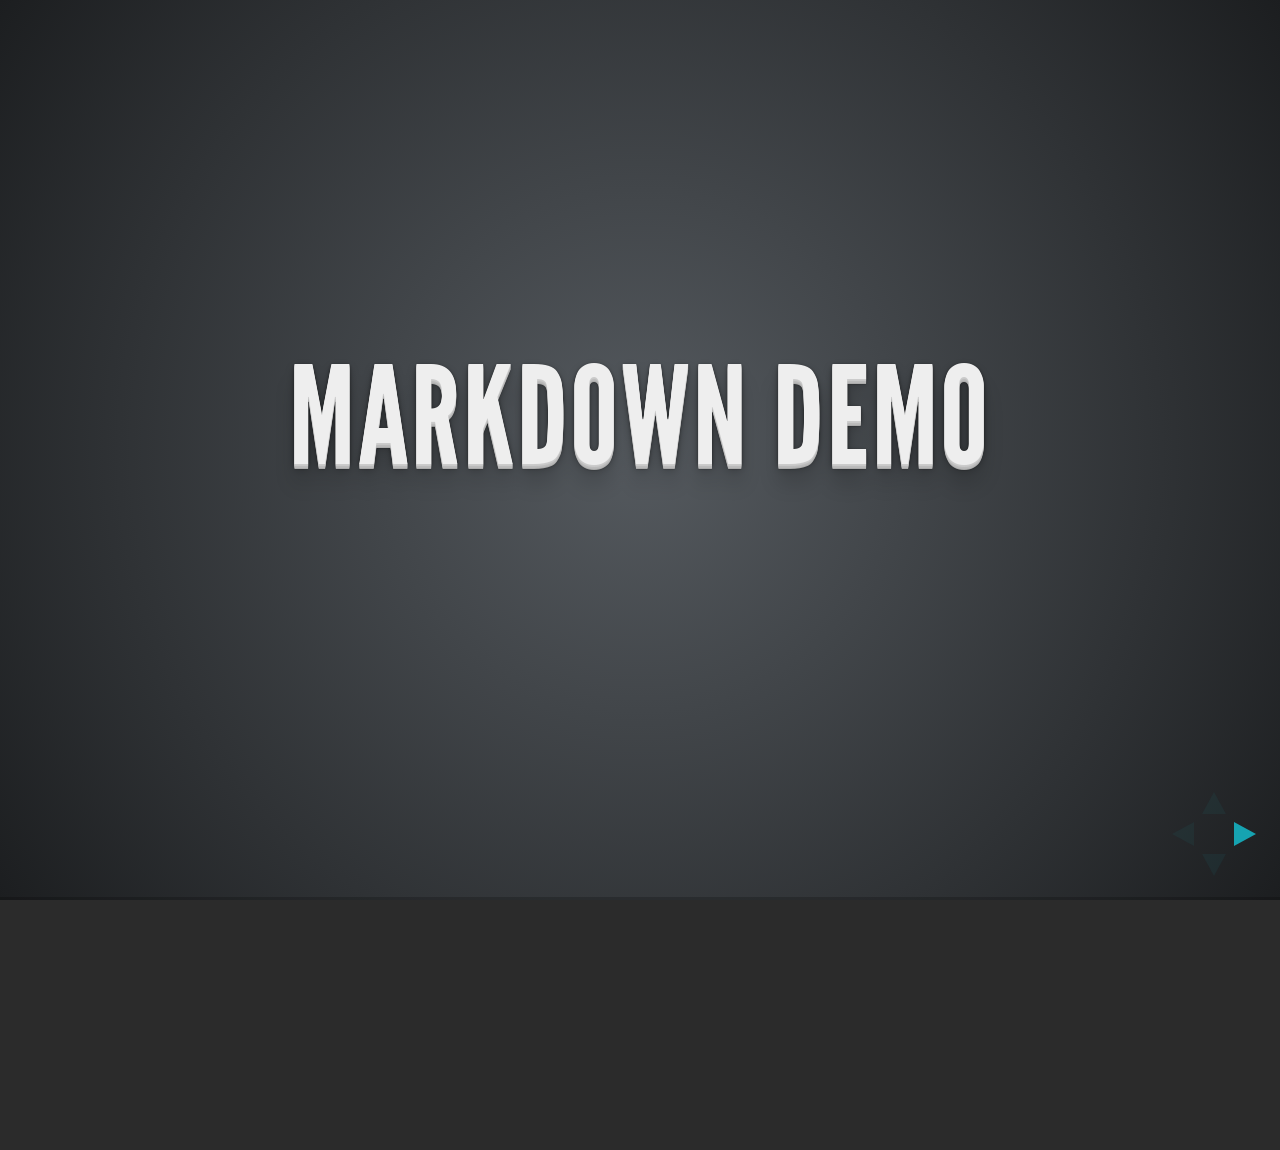
<file: fpams/plugin/markdown/example.html>
<!doctype html>
<html lang="en">

	<head>
		<meta charset="utf-8">

		<title>reveal.js - Markdown Demo</title>

		<link rel="stylesheet" href="../../css/reveal.css">
		<link rel="stylesheet" href="../../css/theme/default.css" id="theme">
	</head>

	<body>

		<div class="reveal">

			<div class="slides">

                <!-- Use external markdown resource, separate slides by three newlines; vertical slides by two newlines -->
                <section data-markdown="example.md" data-separator="^\n\n\n" data-vertical="^\n\n"></section>

                <!-- Slides are separated by three dashes (quick 'n dirty regular expression) -->
                <section data-markdown data-separator="---">
                    <script type="text/template">
                        ## Demo 1
                        Slide 1
                        ---
                        ## Demo 1
                        Slide 2
                        ---
                        ## Demo 1
                        Slide 3
                    </script>
                </section>

                <!-- Slides are separated by newline + three dashes + newline, vertical slides identical but two dashes -->
                <section data-markdown data-separator="^\n---\n$" data-vertical="^\n--\n$">
                    <script type="text/template">
                        ## Demo 2
                        Slide 1.1

                        --

                        ## Demo 2
                        Slide 1.2

                        ---

                        ## Demo 2
                        Slide 2
                    </script>
                </section>

                <!-- No "extra" slides, since there are no separators defined (so they'll become horizontal rulers) -->
                <section data-markdown>
                    <script type="text/template">
                        A

                        ---

                        B

                        ---

                        C
                    </script>
                </section>

            </div>
		</div>

		<script src="../../lib/js/head.min.js"></script>
		<script src="../../js/reveal.js"></script>

		<script>

			Reveal.initialize({
				controls: true,
				progress: true,
				history: true,
				center: true,

				theme: Reveal.getQueryHash().theme,
				transition: Reveal.getQueryHash().transition || 'default',

				// Optional libraries used to extend on reveal.js
				dependencies: [
					{ src: '../../lib/js/classList.js', condition: function() { return !document.body.classList; } },
					{ src: 'marked.js', condition: function() { return !!document.querySelector( '[data-markdown]' ); } },
                    { src: 'markdown.js', condition: function() { return !!document.querySelector( '[data-markdown]' ); } },
					{ src: '../notes/notes.js' }
				]
			});

		</script>

	</body>
</html>
</file>
<file: fpams/css/theme/beige.css>
@import url(https://fonts.googleapis.com/css?family=Lato:400,700,400italic,700italic);
/**
 * Beige theme for reveal.js.
 *
 * Copyright (C) 2011-2012 Hakim El Hattab, http://hakim.se
 */
@font-face {
  font-family: 'League Gothic';
  src: url("../../lib/font/league_gothic-webfont.eot");
  src: url("../../lib/font/league_gothic-webfont.eot?#iefix") format("embedded-opentype"), url("../../lib/font/league_gothic-webfont.woff") format("woff"), url("../../lib/font/league_gothic-webfont.ttf") format("truetype"), url("../../lib/font/league_gothic-webfont.svg#LeagueGothicRegular") format("svg");
  font-weight: normal;
  font-style: normal; }

/*********************************************
 * GLOBAL STYLES
 *********************************************/
body {
  background: #f7f2d3;
  background: -moz-radial-gradient(center, circle cover, white 0%, #f7f2d3 100%);
  background: -webkit-gradient(radial, center center, 0px, center center, 100%, color-stop(0%, white), color-stop(100%, #f7f2d3));
  background: -webkit-radial-gradient(center, circle cover, white 0%, #f7f2d3 100%);
  background: -o-radial-gradient(center, circle cover, white 0%, #f7f2d3 100%);
  background: -ms-radial-gradient(center, circle cover, white 0%, #f7f2d3 100%);
  background: radial-gradient(center, circle cover, white 0%, #f7f2d3 100%);
  background-color: #f7f3de; }

.reveal {
  font-family: "Lato", sans-serif;
  font-size: 36px;
  font-weight: 200;
  letter-spacing: -0.02em;
  color: #333333; }

::selection {
  color: white;
  background: rgba(79, 64, 28, 0.99);
  text-shadow: none; }

/*********************************************
 * HEADERS
 *********************************************/
.reveal h1,
.reveal h2,
.reveal h3,
.reveal h4,
.reveal h5,
.reveal h6 {
  margin: 0 0 20px 0;
  color: #333333;
  font-family: "League Gothic", Impact, sans-serif;
  line-height: 0.9em;
  letter-spacing: 0.02em;
  text-transform: uppercase;
  text-shadow: none; }

.reveal h1 {
  text-shadow: 0 1px 0 #cccccc, 0 2px 0 #c9c9c9, 0 3px 0 #bbbbbb, 0 4px 0 #b9b9b9, 0 5px 0 #aaaaaa, 0 6px 1px rgba(0, 0, 0, 0.1), 0 0 5px rgba(0, 0, 0, 0.1), 0 1px 3px rgba(0, 0, 0, 0.3), 0 3px 5px rgba(0, 0, 0, 0.2), 0 5px 10px rgba(0, 0, 0, 0.25), 0 20px 20px rgba(0, 0, 0, 0.15); }

/*********************************************
 * LINKS
 *********************************************/
.reveal a:not(.image) {
  color: #8b743d;
  text-decoration: none;
  -webkit-transition: color .15s ease;
  -moz-transition: color .15s ease;
  -ms-transition: color .15s ease;
  -o-transition: color .15s ease;
  transition: color .15s ease; }

.reveal a:not(.image):hover {
  color: #c0a86e;
  text-shadow: none;
  border: none; }

.reveal .roll span:after {
  color: #fff;
  background: #564826; }

/*********************************************
 * IMAGES
 *********************************************/
.reveal section img {
  margin: 15px 0px;
  background: rgba(255, 255, 255, 0.12);
  border: 4px solid #333333;
  box-shadow: 0 0 10px rgba(0, 0, 0, 0.15);
  -webkit-transition: all .2s linear;
  -moz-transition: all .2s linear;
  -ms-transition: all .2s linear;
  -o-transition: all .2s linear;
  transition: all .2s linear; }

.reveal a:hover img {
  background: rgba(255, 255, 255, 0.2);
  border-color: #8b743d;
  box-shadow: 0 0 20px rgba(0, 0, 0, 0.55); }

/*********************************************
 * NAVIGATION CONTROLS
 *********************************************/
.reveal .controls div.navigate-left,
.reveal .controls div.navigate-left.enabled {
  border-right-color: #8b743d; }

.reveal .controls div.navigate-right,
.reveal .controls div.navigate-right.enabled {
  border-left-color: #8b743d; }

.reveal .controls div.navigate-up,
.reveal .controls div.navigate-up.enabled {
  border-bottom-color: #8b743d; }

.reveal .controls div.navigate-down,
.reveal .controls div.navigate-down.enabled {
  border-top-color: #8b743d; }

.reveal .controls div.navigate-left.enabled:hover {
  border-right-color: #c0a86e; }

.reveal .controls div.navigate-right.enabled:hover {
  border-left-color: #c0a86e; }

.reveal .controls div.navigate-up.enabled:hover {
  border-bottom-color: #c0a86e; }

.reveal .controls div.navigate-down.enabled:hover {
  border-top-color: #c0a86e; }

/*********************************************
 * PROGRESS BAR
 *********************************************/
.reveal .progress {
  background: rgba(0, 0, 0, 0.2); }

.reveal .progress span {
  background: #8b743d;
  -webkit-transition: width 800ms cubic-bezier(0.26, 0.86, 0.44, 0.985);
  -moz-transition: width 800ms cubic-bezier(0.26, 0.86, 0.44, 0.985);
  -ms-transition: width 800ms cubic-bezier(0.26, 0.86, 0.44, 0.985);
  -o-transition: width 800ms cubic-bezier(0.26, 0.86, 0.44, 0.985);
  transition: width 800ms cubic-bezier(0.26, 0.86, 0.44, 0.985); }
</file>
<file: fpams/lib/css/zenburn.css>
/*

Zenburn style from voldmar.ru (c) Vladimir Epifanov <voldmar@voldmar.ru>
based on dark.css by Ivan Sagalaev

*/

pre code {
  display: block; padding: 0.5em;
  background: #3F3F3F;
  color: #DCDCDC;
}

pre .keyword,
pre .tag,
pre .css .class,
pre .css .id,
pre .lisp .title,
pre .nginx .title,
pre .request,
pre .status,
pre .clojure .attribute {
  color: #E3CEAB;
}

pre .django .template_tag,
pre .django .variable,
pre .django .filter .argument {
  color: #DCDCDC;
}

pre .number,
pre .date {
  color: #8CD0D3;
}

pre .dos .envvar,
pre .dos .stream,
pre .variable,
pre .apache .sqbracket {
  color: #EFDCBC;
}

pre .dos .flow,
pre .diff .change,
pre .python .exception,
pre .python .built_in,
pre .literal,
pre .tex .special {
  color: #EFEFAF;
}

pre .diff .chunk,
pre .subst {
  color: #8F8F8F;
}

pre .dos .keyword,
pre .python .decorator,
pre .title,
pre .haskell .type,
pre .diff .header,
pre .ruby .class .parent,
pre .apache .tag,
pre .nginx .built_in,
pre .tex .command,
pre .prompt {
    color: #efef8f;
}

pre .dos .winutils,
pre .ruby .symbol,
pre .ruby .symbol .string,
pre .ruby .string {
  color: #DCA3A3;
}

pre .diff .deletion,
pre .string,
pre .tag .value,
pre .preprocessor,
pre .built_in,
pre .sql .aggregate,
pre .javadoc,
pre .smalltalk .class,
pre .smalltalk .localvars,
pre .smalltalk .array,
pre .css .rules .value,
pre .attr_selector,
pre .pseudo,
pre .apache .cbracket,
pre .tex .formula {
  color: #CC9393;
}

pre .shebang,
pre .diff .addition,
pre .comment,
pre .java .annotation,
pre .template_comment,
pre .pi,
pre .doctype {
  color: #7F9F7F;
}

pre .coffeescript .javascript,
pre .javascript .xml,
pre .tex .formula,
pre .xml .javascript,
pre .xml .vbscript,
pre .xml .css,
pre .xml .cdata {
  opacity: 0.5;
}
</file>
<file: habit/assets/index-CIJLo4C1.css>
:root{color-scheme:dark;font-family:Segoe UI,Tahoma,Geneva,Verdana,sans-serif}*{box-sizing:border-box}body{margin:0;background:#0f1115;color:#e8ecf1}.container{max-width:1200px;margin:0 auto;padding:1rem;display:grid;gap:.75rem}.split{display:grid;grid-template-columns:repeat(auto-fit,minmax(280px,1fr));gap:1rem}.card{background:#161a22;border:1px solid #2b3240;border-radius:8px;padding:.75rem}.form{display:grid;gap:.75rem}label{display:grid;gap:.25rem}input,select,button{font:inherit}input,select{padding:.5rem}input[type=date],input[type=datetime-local]{padding:.28rem .4rem;background:#111722;color:#dce4f3;border:1px solid #3a4357;border-radius:6px}.actions{display:flex;gap:.35rem;flex-wrap:nowrap}button{padding:.3rem .55rem;border:1px solid #5b8cff;background:#5b8cff;color:#0b1220;border-radius:6px;cursor:pointer;line-height:1.1}button.secondary{background:#161a22;color:#d8deea;border-color:#3a4357}.habit-list{list-style:none;margin:0;padding:0;display:grid;gap:.45rem}.habit-item{border:1px solid #2c3444;border-radius:8px;padding:.45rem .6rem;display:grid;grid-template-columns:1fr auto;align-items:center;gap:.5rem}.habit-main{min-width:0}.habit-name{display:block;line-height:1.2}.habit-name-button{all:unset;cursor:pointer}.habit-name-button:hover .habit-name{text-decoration:underline}.habit-meta{margin:.12rem 0 0;font-size:.9rem;white-space:nowrap;overflow:hidden;text-overflow:ellipsis}.row-actions{justify-content:flex-end;flex-wrap:wrap}.progress-indicator{display:flex;gap:.2rem;align-items:center;margin-right:.25rem}.progress-dot{width:.6rem;height:.6rem;border-radius:999px;border:1px solid #3a4357;display:inline-block;position:relative;padding:0;background:transparent;cursor:pointer;line-height:1}.progress-dot:focus-visible{outline:2px solid #8fb3ff;outline-offset:2px}.progress-dot:hover:after,.progress-dot:focus-visible:after{content:attr(data-tooltip);position:absolute;left:50%;transform:translate(-50%);bottom:calc(100% + .45rem);background:#0b1018;color:#e8ecf1;border:1px solid #3a4357;border-radius:6px;padding:.25rem .4rem;white-space:nowrap;font-size:.78rem;line-height:1.2;z-index:20;pointer-events:none}.progress-dot:hover:before,.progress-dot:focus-visible:before{content:"";position:absolute;left:50%;transform:translate(-50%);bottom:calc(100% + .2rem);border-left:5px solid transparent;border-right:5px solid transparent;border-top:5px solid #3a4357;z-index:20;pointer-events:none}.progress-met{background:#1fc16b;border-color:#1fc16b}.progress-partial{background:#f1c343;border-color:#f1c343}.progress-missed{background:#e25555;border-color:#e25555}.progress-neutral{background:#bcc5d4;border-color:#bcc5d4}.muted{color:#9ba7bd}.info p{margin:.35rem 0}.detail-header,.section-header{display:flex;justify-content:space-between;align-items:center;gap:.5rem}.detail-group{margin-top:.75rem}.completion-list{list-style:none;margin:0;padding:0;display:grid;gap:.45rem}.completion-item{border:1px solid #2c3444;border-radius:8px;padding:.45rem .6rem;display:grid;grid-template-columns:1fr auto;align-items:center;gap:.5rem}@media(max-width:700px){.habit-item,.completion-item{grid-template-columns:1fr;align-items:start}.row-actions{justify-content:flex-start}.progress-indicator{margin-right:0}}.modal-backdrop{position:fixed;top:0;right:0;bottom:0;left:0;background:#00000080;display:grid;place-items:center;padding:1rem}.modal{width:min(420px,100%);display:grid;gap:.6rem}
</file>
<file: tmp/doc/static.files/rustdoc-9bb858ba049f1f21.css>
:root{--nav-sub-mobile-padding:8px;--search-typename-width:6.75rem;}@font-face {font-family:'Fira Sans';font-style:normal;font-weight:400;src:local('Fira Sans'),url("FiraSans-Regular-018c141bf0843ffd.woff2") format("woff2");font-display:swap;}@font-face {font-family:'Fira Sans';font-style:normal;font-weight:500;src:local('Fira Sans Medium'),url("FiraSans-Medium-8f9a781e4970d388.woff2") format("woff2");font-display:swap;}@font-face {font-family:'Source Serif 4';font-style:normal;font-weight:400;src:local('Source Serif 4'),url("SourceSerif4-Regular-46f98efaafac5295.ttf.woff2") format("woff2");font-display:swap;}@font-face {font-family:'Source Serif 4';font-style:italic;font-weight:400;src:local('Source Serif 4 Italic'),url("SourceSerif4-It-acdfaf1a8af734b1.ttf.woff2") format("woff2");font-display:swap;}@font-face {font-family:'Source Serif 4';font-style:normal;font-weight:700;src:local('Source Serif 4 Bold'),url("SourceSerif4-Bold-a2c9cd1067f8b328.ttf.woff2") format("woff2");font-display:swap;}@font-face {font-family:'Source Code Pro';font-style:normal;font-weight:400;src:url("SourceCodePro-Regular-562dcc5011b6de7d.ttf.woff2") format("woff2");font-display:swap;}@font-face {font-family:'Source Code Pro';font-style:italic;font-weight:400;src:url("SourceCodePro-It-1cc31594bf4f1f79.ttf.woff2") format("woff2");font-display:swap;}@font-face {font-family:'Source Code Pro';font-style:normal;font-weight:600;src:url("SourceCodePro-Semibold-d899c5a5c4aeb14a.ttf.woff2") format("woff2");font-display:swap;}@font-face {font-family:'NanumBarunGothic';src:url("NanumBarunGothic-0f09457c7a19b7c6.ttf.woff2") format("woff2");font-display:swap;unicode-range:U+AC00-D7AF,U+1100-11FF,U+3130-318F,U+A960-A97F,U+D7B0-D7FF;}*{box-sizing:border-box;}body{font:1rem/1.5 "Source Serif 4",NanumBarunGothic,serif;margin:0;position:relative;overflow-wrap:break-word;overflow-wrap:anywhere;font-feature-settings:"kern","liga";background-color:var(--main-background-color);color:var(--main-color);}h1{font-size:1.5rem;}h2{font-size:1.375rem;}h3{font-size:1.25rem;}h1,h2,h3,h4,h5,h6{font-weight:500;}h1,h2,h3,h4{margin:25px 0 15px 0;padding-bottom:6px;}.docblock h3,.docblock h4,h5,h6{margin:15px 0 5px 0;}.docblock>h2:first-child,.docblock>h3:first-child,.docblock>h4:first-child,.docblock>h5:first-child,.docblock>h6:first-child{margin-top:0;}.main-heading h1{margin:0;padding:0;flex-grow:1;overflow-wrap:break-word;overflow-wrap:anywhere;}.main-heading{display:flex;flex-wrap:wrap;padding-bottom:6px;margin-bottom:15px;}.content h2,.top-doc .docblock>h3,.top-doc .docblock>h4{border-bottom:1px solid var(--headings-border-bottom-color);}h1,h2{line-height:1.25;padding-top:3px;padding-bottom:9px;}h3.code-header{font-size:1.125rem;}h4.code-header{font-size:1rem;}.code-header{font-weight:600;margin:0;padding:0;white-space:pre-wrap;}#crate-search,h1,h2,h3,h4,h5,h6,.sidebar,.mobile-topbar,.search-input,.search-results .result-name,.item-name>a,.out-of-band,span.since,a.srclink,#help-button>a,summary.hideme,.scraped-example-list,ul.all-items{font-family:"Fira Sans",Arial,NanumBarunGothic,sans-serif;}#toggle-all-docs,a.anchor,.small-section-header a,#source-sidebar a,.rust a,.sidebar h2 a,.sidebar h3 a,.mobile-topbar h2 a,h1 a,.search-results a,.stab,.result-name i{color:var(--main-color);}span.enum,a.enum,span.struct,a.struct,span.union,a.union,span.primitive,a.primitive,span.type,a.type,span.foreigntype,a.foreigntype{color:var(--type-link-color);}span.trait,a.trait,span.traitalias,a.traitalias{color:var(--trait-link-color);}span.associatedtype,a.associatedtype,span.constant,a.constant,span.static,a.static{color:var(--assoc-item-link-color);}span.fn,a.fn,span.method,a.method,span.tymethod,a.tymethod{color:var(--function-link-color);}span.attr,a.attr,span.derive,a.derive,span.macro,a.macro{color:var(--macro-link-color);}span.mod,a.mod{color:var(--mod-link-color);}span.keyword,a.keyword{color:var(--keyword-link-color);}a{color:var(--link-color);text-decoration:none;}ol,ul{padding-left:24px;}ul ul,ol ul,ul ol,ol ol{margin-bottom:.625em;}p{margin:0 0 .75em 0;}p:last-child{margin:0;}button{padding:1px 6px;cursor:pointer;}button#toggle-all-docs{padding:0;background:none;border:none;-webkit-appearance:none;opacity:1;}.rustdoc{display:flex;flex-direction:row;flex-wrap:nowrap;}main{position:relative;flex-grow:1;padding:10px 15px 40px 45px;min-width:0;}.source main{padding:15px;}.width-limiter{max-width:960px;margin-right:auto;}details:not(.toggle) summary{margin-bottom:.6em;}code,pre,a.test-arrow,.code-header{font-family:"Source Code Pro",monospace;}.docblock code,.docblock-short code{border-radius:3px;padding:0 0.125em;}.docblock pre code,.docblock-short pre code{padding:0;}pre{padding:14px;line-height:1.5;}pre.item-decl{overflow-x:auto;}.item-decl .type-contents-toggle{contain:initial;}.source .content pre{padding:20px;}.rustdoc.source .example-wrap pre.src-line-numbers{padding:20px 0 20px 4px;}img{max-width:100%;}.sub-logo-container,.logo-container{line-height:0;display:block;}.sub-logo-container{margin-right:32px;}.sub-logo-container>img{height:60px;width:60px;object-fit:contain;}.rust-logo{filter:var(--rust-logo-filter);}.sidebar{font-size:0.875rem;flex:0 0 200px;overflow-y:scroll;overscroll-behavior:contain;position:sticky;height:100vh;top:0;left:0;}.rustdoc.source .sidebar{flex-basis:50px;border-right:1px solid;overflow-x:hidden;overflow-y:hidden;z-index:1;}.sidebar,.mobile-topbar,.sidebar-menu-toggle,#src-sidebar-toggle,#source-sidebar{background-color:var(--sidebar-background-color);}#src-sidebar-toggle>button:hover,#src-sidebar-toggle>button:focus{background-color:var(--sidebar-background-color-hover);}.source .sidebar>*:not(#src-sidebar-toggle){visibility:hidden;}.source-sidebar-expanded .source .sidebar{overflow-y:auto;flex-basis:300px;}.source-sidebar-expanded .source .sidebar>*:not(#src-sidebar-toggle){visibility:visible;}#all-types{margin-top:1em;}*{scrollbar-width:initial;scrollbar-color:var(--scrollbar-color);}.sidebar{scrollbar-width:thin;scrollbar-color:var(--scrollbar-color);}::-webkit-scrollbar{width:12px;}.sidebar::-webkit-scrollbar{width:8px;}::-webkit-scrollbar-track{-webkit-box-shadow:inset 0;background-color:var(--scrollbar-track-background-color);}.sidebar::-webkit-scrollbar-track{background-color:var(--scrollbar-track-background-color);}::-webkit-scrollbar-thumb,.sidebar::-webkit-scrollbar-thumb{background-color:var(--scrollbar-thumb-background-color);}.hidden{display:none !important;}.sidebar .logo-container{margin-top:10px;margin-bottom:10px;text-align:center;}.version{overflow-wrap:break-word;}.logo-container>img{height:100px;width:100px;}ul.block,.block li{padding:0;margin:0;list-style:none;}.sidebar-elems a,.sidebar>h2 a{display:block;padding:0.25rem;margin-left:-0.25rem;}.sidebar h2{overflow-wrap:anywhere;padding:0;margin:0.7rem 0;}.sidebar h3{font-size:1.125rem;padding:0;margin:0;}.sidebar-elems,.sidebar>h2{padding-left:24px;}.sidebar a{color:var(--sidebar-link-color);}.sidebar .current,.sidebar a:hover:not(.logo-container){background-color:var(--sidebar-current-link-background-color);}.sidebar-elems .block{margin-bottom:2em;}.sidebar-elems .block li a{white-space:nowrap;text-overflow:ellipsis;overflow:hidden;}.mobile-topbar{display:none;}.rustdoc .example-wrap{display:flex;position:relative;margin-bottom:10px;}.rustdoc .example-wrap:last-child{margin-bottom:0px;}.rustdoc .example-wrap pre{margin:0;flex-grow:1;}.rustdoc:not(.source) .example-wrap pre{overflow:auto hidden;}.rustdoc .example-wrap pre.example-line-numbers,.rustdoc .example-wrap pre.src-line-numbers{flex-grow:0;min-width:fit-content;overflow:initial;text-align:right;-webkit-user-select:none;user-select:none;padding:14px 8px;color:var(--src-line-numbers-span-color);}.rustdoc .example-wrap pre.src-line-numbers{padding:14px 0;}.src-line-numbers a,.src-line-numbers span{color:var(--src-line-numbers-span-color);padding:0 8px;}.src-line-numbers :target{background-color:transparent;border-right:none;padding:0 8px;}.src-line-numbers .line-highlighted{background-color:var(--src-line-number-highlighted-background-color);}.search-loading{text-align:center;}.docblock-short{overflow-wrap:break-word;overflow-wrap:anywhere;}.docblock :not(pre)>code,.docblock-short code{white-space:pre-wrap;}.top-doc .docblock h2{font-size:1.375rem;}.top-doc .docblock h3{font-size:1.25rem;}.top-doc .docblock h4,.top-doc .docblock h5{font-size:1.125rem;}.top-doc .docblock h6{font-size:1rem;}.docblock h5{font-size:1rem;}.docblock h6{font-size:0.875rem;}.docblock{margin-left:24px;position:relative;}.docblock>:not(.more-examples-toggle):not(.example-wrap){max-width:100%;overflow-x:auto;}.out-of-band{flex-grow:0;font-size:1.125rem;}.docblock code,.docblock-short code,pre,.rustdoc.source .example-wrap{background-color:var(--code-block-background-color);}#main-content{position:relative;}.docblock table{margin:.5em 0;border-collapse:collapse;}.docblock table td,.docblock table th{padding:.5em;border:1px solid var(--border-color);}.docblock table tbody tr:nth-child(2n){background:var(--table-alt-row-background-color);}.method .where,.fn .where,.where.fmt-newline{display:block;white-space:pre-wrap;font-size:0.875rem;}.item-info{display:block;margin-left:24px;}.item-info code{font-size:0.875rem;}#main-content>.item-info{margin-left:0;}nav.sub{flex-grow:1;flex-flow:row nowrap;margin:4px 0 25px 0;display:flex;align-items:center;}.search-form{position:relative;display:flex;height:34px;flex-grow:1;}.source nav.sub{margin:0 0 15px 0;}.small-section-header{display:block;position:relative;}.small-section-header:hover>.anchor,.impl:hover>.anchor,.trait-impl:hover>.anchor,.variant:hover>.anchor{display:initial;}.anchor{display:none;position:absolute;left:-0.5em;background:none !important;}.anchor.field{left:-5px;}.small-section-header>.anchor{left:-15px;padding-right:8px;}h2.small-section-header>.anchor{padding-right:6px;}.main-heading a:hover,.example-wrap .rust a:hover,.all-items a:hover,.docblock a:not(.test-arrow):not(.scrape-help):not(.tooltip):hover,.docblock-short a:not(.test-arrow):not(.scrape-help):not(.tooltip):hover,.item-info a{text-decoration:underline;}.crate.block a.current{font-weight:500;}table,.item-table{overflow-wrap:break-word;}.item-table{display:table;padding:0;margin:0;}.item-table>li{display:table-row;}.item-table>li>div{display:table-cell;}.item-table>li>.item-name{padding-right:1.25rem;}.search-results-title{margin-top:0;white-space:nowrap;display:flex;align-items:baseline;}#crate-search-div{position:relative;min-width:5em;}#crate-search{min-width:115px;padding:0 23px 0 4px;max-width:100%;text-overflow:ellipsis;border:1px solid var(--border-color);border-radius:4px;outline:none;cursor:pointer;-moz-appearance:none;-webkit-appearance:none;text-indent:0.01px;background-color:var(--main-background-color);color:inherit;line-height:1.5;font-weight:500;}#crate-search:hover,#crate-search:focus{border-color:var(--crate-search-hover-border);}@-moz-document url-prefix(){#crate-search{padding-left:0px;padding-right:19px;}}#crate-search-div::after{pointer-events:none;width:100%;height:100%;position:absolute;top:0;left:0;content:"";background-repeat:no-repeat;background-size:20px;background-position:calc(100% - 2px) 56%;background-image:url('data:image/svg+xml,<svg xmlns="http://www.w3.org/2000/svg" \
	width="128" height="128" viewBox="-30 -20 176 176"><path d="M111,40.5L64,87.499L17,40.5" \
	fill="none" stroke="black" strike-linecap="square" stroke-miterlimit="10" stroke-width="12"/> \
	</svg>');filter:var(--crate-search-div-filter);}#crate-search-div:hover::after,#crate-search-div:focus-within::after{filter:var(--crate-search-div-hover-filter);}#crate-search>option{font-size:1rem;}.search-input{-webkit-appearance:none;outline:none;border:1px solid var(--border-color);border-radius:2px;padding:8px;font-size:1rem;flex-grow:1;background-color:var(--button-background-color);color:var(--search-color);}.search-input:focus{border-color:var(--search-input-focused-border-color);}.search-results{display:none;}.search-results.active{display:block;}.search-results>a{display:flex;margin-left:2px;margin-right:2px;border-bottom:1px solid var(--search-result-border-color);gap:1em;}.search-results>a>div.desc{white-space:nowrap;text-overflow:ellipsis;overflow:hidden;flex:2;}.search-results a:hover,.search-results a:focus{background-color:var(--search-result-link-focus-background-color);}.search-results .result-name{display:flex;align-items:center;justify-content:start;flex:3;}.search-results .result-name span.alias{color:var(--search-results-alias-color);}.search-results .result-name .grey{color:var(--search-results-grey-color);}.search-results .result-name .typename{color:var(--search-results-grey-color);font-size:0.875rem;width:var(--search-typename-width);}.search-results .result-name .path{word-break:break-all;max-width:calc(100% - var(--search-typename-width));display:inline-block;}.popover{position:absolute;top:100%;right:0;z-index:2;margin-top:7px;border-radius:3px;border:1px solid var(--border-color);background-color:var(--main-background-color);color:var(--main-color);--popover-arrow-offset:11px;}.popover::before{content:'';position:absolute;right:var(--popover-arrow-offset);border:solid var(--border-color);border-width:1px 1px 0 0;background-color:var(--main-background-color);padding:4px;transform:rotate(-45deg);top:-5px;}#help.popover{max-width:600px;--popover-arrow-offset:48px;}#help dt{float:left;clear:left;margin-right:0.5rem;}#help span.top,#help span.bottom{text-align:center;display:block;font-size:1.125rem;}#help span.top{margin:10px 0;border-bottom:1px solid var(--border-color);padding-bottom:4px;margin-bottom:6px;}#help span.bottom{clear:both;border-top:1px solid var(--border-color);}.side-by-side>div{width:50%;float:left;padding:0 20px 20px 17px;}.item-info .stab{min-height:36px;display:flex;padding:3px;margin-bottom:5px;align-items:center;vertical-align:text-bottom;}.item-name .stab{margin-left:0.3125em;}.stab{padding:0 2px;font-size:0.875rem;font-weight:normal;color:var(--main-color);background-color:var(--stab-background-color);width:fit-content;white-space:pre-wrap;border-radius:3px;display:inline;}.stab.portability>code{background:none;color:var(--stab-code-color);}.stab .emoji{font-size:1.25rem;margin-right:0.3rem;}.emoji{text-shadow:1px 0 0 black,-1px 0 0 black,0 1px 0 black,0 -1px 0 black;}.since{font-weight:normal;font-size:initial;}.rightside{padding-left:12px;float:right;}.rightside:not(a),.out-of-band{color:var(--right-side-color);}pre.rust{tab-size:4;-moz-tab-size:4;}pre.rust .kw{color:var(--code-highlight-kw-color);}pre.rust .kw-2{color:var(--code-highlight-kw-2-color);}pre.rust .lifetime{color:var(--code-highlight-lifetime-color);}pre.rust .prelude-ty{color:var(--code-highlight-prelude-color);}pre.rust .prelude-val{color:var(--code-highlight-prelude-val-color);}pre.rust .string{color:var(--code-highlight-string-color);}pre.rust .number{color:var(--code-highlight-number-color);}pre.rust .bool-val{color:var(--code-highlight-literal-color);}pre.rust .self{color:var(--code-highlight-self-color);}pre.rust .attr{color:var(--code-highlight-attribute-color);}pre.rust .macro,pre.rust .macro-nonterminal{color:var(--code-highlight-macro-color);}pre.rust .question-mark{font-weight:bold;color:var(--code-highlight-question-mark-color);}pre.rust .comment{color:var(--code-highlight-comment-color);}pre.rust .doccomment{color:var(--code-highlight-doc-comment-color);}.rustdoc.source .example-wrap pre.rust a{background:var(--codeblock-link-background);}.example-wrap.compile_fail,.example-wrap.should_panic{border-left:2px solid var(--codeblock-error-color);}.ignore.example-wrap{border-left:2px solid var(--codeblock-ignore-color);}.example-wrap.compile_fail:hover,.example-wrap.should_panic:hover{border-left:2px solid var(--codeblock-error-hover-color);}.example-wrap.ignore:hover{border-left:2px solid var(--codeblock-ignore-hover-color);}.example-wrap.compile_fail .tooltip,.example-wrap.should_panic .tooltip{color:var(--codeblock-error-color);}.example-wrap.ignore .tooltip{color:var(--codeblock-ignore-color);}.example-wrap.compile_fail:hover .tooltip,.example-wrap.should_panic:hover .tooltip{color:var(--codeblock-error-hover-color);}.example-wrap.ignore:hover .tooltip{color:var(--codeblock-ignore-hover-color);}.example-wrap .tooltip{position:absolute;display:block;left:-25px;top:5px;margin:0;line-height:1;}.example-wrap.compile_fail .tooltip,.example-wrap.should_panic .tooltip,.example-wrap.ignore .tooltip{font-weight:bold;font-size:1.25rem;}a.test-arrow{visibility:hidden;position:absolute;padding:5px 10px 5px 10px;border-radius:5px;font-size:1.375rem;top:5px;right:5px;z-index:1;color:var(--test-arrow-color);background-color:var(--test-arrow-background-color);}a.test-arrow:hover{color:var(--test-arrow-hover-color);background-color:var(--test-arrow-hover-background-color);}.example-wrap:hover .test-arrow{visibility:visible;}.code-attribute{font-weight:300;color:var(--code-attribute-color);}.item-spacer{width:100%;height:12px;display:block;}.out-of-band>span.since{font-size:1.25rem;}.sub-variant h4{font-size:1rem;font-weight:400;margin-top:0;margin-bottom:0;}.sub-variant{margin-left:24px;margin-bottom:40px;}.sub-variant>.sub-variant-field{margin-left:24px;}:target{padding-right:3px;background-color:var(--target-background-color);border-right:3px solid var(--target-border-color);}.code-header a.tooltip{color:inherit;margin-right:15px;position:relative;}.code-header a.tooltip:hover{color:var(--link-color);}a.tooltip:hover::after{position:absolute;top:calc(100% - 10px);left:-15px;right:-15px;height:20px;content:"\00a0";}.fade-out{opacity:0;transition:opacity 0.45s cubic-bezier(0,0,0.1,1.0);}.popover.tooltip .content{margin:0.25em 0.5em;}.popover.tooltip .content pre,.popover.tooltip .content code{background:transparent;margin:0;padding:0;font-size:1.25rem;white-space:pre-wrap;}.popover.tooltip .content>h3:first-child{margin:0 0 5px 0;}.search-failed{text-align:center;margin-top:20px;display:none;}.search-failed.active{display:block;}.search-failed>ul{text-align:left;max-width:570px;margin-left:auto;margin-right:auto;}#search-tabs{display:flex;flex-direction:row;gap:1px;margin-bottom:4px;}#search-tabs button{text-align:center;font-size:1.125rem;border:0;border-top:2px solid;flex:1;line-height:1.5;color:inherit;}#search-tabs button:not(.selected){background-color:var(--search-tab-button-not-selected-background);border-top-color:var(--search-tab-button-not-selected-border-top-color);}#search-tabs button:hover,#search-tabs button.selected{background-color:var(--search-tab-button-selected-background);border-top-color:var(--search-tab-button-selected-border-top-color);}#search-tabs .count{font-size:1rem;color:var(--search-tab-title-count-color);}#search .error code{border-radius:3px;background-color:var(--search-error-code-background-color);}.search-corrections{font-weight:normal;}#src-sidebar-toggle{position:sticky;top:0;left:0;font-size:1.25rem;border-bottom:1px solid;display:flex;height:40px;justify-content:stretch;align-items:stretch;z-index:10;}#source-sidebar{width:100%;overflow:auto;}#source-sidebar>.title{font-size:1.5rem;text-align:center;border-bottom:1px solid var(--border-color);margin-bottom:6px;}#source-sidebar div.files>a:hover,details.dir-entry summary:hover,#source-sidebar div.files>a:focus,details.dir-entry summary:focus{background-color:var(--source-sidebar-background-hover);}#source-sidebar div.files>a.selected{background-color:var(--source-sidebar-background-selected);}#src-sidebar-toggle>button{font-size:inherit;font-weight:bold;background:none;color:inherit;text-align:center;border:none;outline:none;flex:1 1;-webkit-appearance:none;opacity:1;}#settings-menu,#help-button{margin-left:4px;display:flex;}#settings-menu>a,#help-button>a{display:flex;align-items:center;justify-content:center;background-color:var(--button-background-color);border:1px solid var(--border-color);border-radius:2px;color:var(--settings-button-color);font-size:20px;width:33px;}#settings-menu>a:hover,#settings-menu>a:focus,#help-button>a:hover,#help-button>a:focus{border-color:var(--settings-button-border-focus);}#copy-path{color:var(--copy-path-button-color);background:var(--main-background-color);height:34px;margin-left:10px;padding:0;padding-left:2px;border:0;width:33px;}#copy-path>img{filter:var(--copy-path-img-filter);}#copy-path:hover>img{filter:var(--copy-path-img-hover-filter);}@keyframes rotating{from{transform:rotate(0deg);}to{transform:rotate(360deg);}}#settings-menu.rotate>a img{animation:rotating 2s linear infinite;}kbd{display:inline-block;padding:3px 5px;font:15px monospace;line-height:10px;vertical-align:middle;border:solid 1px var(--border-color);border-radius:3px;color:var(--kbd-color);background-color:var(--kbd-background);box-shadow:inset 0 -1px 0 var(--kbd-box-shadow-color);}ul.all-items>li{list-style:none;}details.dir-entry{padding-left:4px;}details.dir-entry>summary{margin:0 0 0 -4px;padding:0 0 0 4px;cursor:pointer;}details.dir-entry div.folders,details.dir-entry div.files{padding-left:23px;}details.dir-entry a{display:block;}details.toggle{contain:layout;position:relative;}details.toggle>summary.hideme{cursor:pointer;font-size:1rem;}details.toggle>summary{list-style:none;outline:none;}details.toggle>summary::-webkit-details-marker,details.toggle>summary::marker{display:none;}details.toggle>summary.hideme>span{margin-left:9px;}details.toggle>summary::before{background:url('data:image/svg+xml,<svg width="17" height="17" \
shape-rendering="crispEdges" stroke="black" fill="none" xmlns="http://www.w3.org/2000/svg"><path \
d="M5 2.5H2.5v12H5m7-12h2.5v12H12M5 8.5h7M8.5 12V8.625v0V5"/></svg>') no-repeat top left;content:"";cursor:pointer;width:16px;height:16px;display:inline-block;vertical-align:middle;opacity:.5;filter:var(--toggle-filter);}details.toggle>summary.hideme>span,.more-examples-toggle summary,.more-examples-toggle .hide-more{color:var(--toggles-color);}details.toggle>summary::after{content:"Expand";overflow:hidden;width:0;height:0;position:absolute;}details.toggle>summary.hideme::after{content:"";}details.toggle>summary:focus::before,details.toggle>summary:hover::before{opacity:1;}details.toggle>summary:focus-visible::before{outline:1px dotted #000;outline-offset:1px;}details.non-exhaustive{margin-bottom:8px;}details.toggle>summary.hideme::before{position:relative;}details.toggle>summary:not(.hideme)::before{position:absolute;left:-24px;top:4px;}.impl-items>details.toggle>summary:not(.hideme)::before{position:absolute;left:-24px;}details.toggle[open] >summary.hideme{position:absolute;}details.toggle[open] >summary.hideme>span{display:none;}details.toggle[open] >summary::before{background:url('data:image/svg+xml,<svg width="17" height="17" \
shape-rendering="crispEdges" stroke="black" fill="none" xmlns="http://www.w3.org/2000/svg"><path \
d="M5 2.5H2.5v12H5m7-12h2.5v12H12M5 8.5h7"/></svg>') no-repeat top left;}details.toggle[open] >summary::after{content:"Collapse";}.docblock summary>*{display:inline-block;}.docblock>.example-wrap:first-child .tooltip{margin-top:16px;}@media (max-width:700px){*[id]{scroll-margin-top:45px;}.rustdoc{display:block;}main{padding-left:15px;padding-top:0px;}.main-heading{flex-direction:column;}.out-of-band{text-align:left;margin-left:initial;padding:initial;}.out-of-band .since::before{content:"Since ";}.sidebar .logo-container,.sidebar .location{display:none;}.sidebar{position:fixed;top:45px;left:-1000px;z-index:11;height:calc(100vh - 45px);width:200px;}.source main,.rustdoc.source .sidebar{top:0;padding:0;height:100vh;border:0;}.sidebar.shown,.source-sidebar-expanded .source .sidebar,.rustdoc:not(.source) .sidebar:focus-within{left:0;}.mobile-topbar h2{padding-bottom:0;margin:auto 0.5em auto auto;overflow:hidden;font-size:24px;}.mobile-topbar h2 a{display:block;text-overflow:ellipsis;overflow:hidden;white-space:nowrap;}.mobile-topbar .logo-container>img{max-width:35px;max-height:35px;margin:5px 0 5px 20px;}.mobile-topbar{display:flex;flex-direction:row;position:sticky;z-index:10;font-size:2rem;height:45px;width:100%;left:0;top:0;}.sidebar-menu-toggle{width:45px;font-size:32px;border:none;color:var(--main-color);}.sidebar-elems{margin-top:1em;}.anchor{display:none !important;}#search-tabs .count{display:block;}#main-content>details.toggle>summary::before,#main-content>div>details.toggle>summary::before{left:-11px;}#src-sidebar-toggle{position:fixed;left:1px;top:100px;width:30px;font-size:1.5rem;padding:0;z-index:10;border-top-right-radius:3px;border-bottom-right-radius:3px;border:1px solid;border-left:0;}.source-sidebar-expanded #src-sidebar-toggle{left:unset;top:unset;width:unset;border-top-right-radius:unset;border-bottom-right-radius:unset;position:sticky;border:0;border-bottom:1px solid;}#copy-path,#help-button{display:none;}.item-table,.item-row,.item-table>li,.item-table>li>div,.search-results>a,.search-results>a>div{display:block;}.search-results>a{padding:5px 0px;}.search-results>a>div.desc,.item-table>li>div.desc{padding-left:2em;}.search-results .result-name{display:block;}.search-results .result-name .typename{width:initial;margin-right:0;}.search-results .result-name .typename,.search-results .result-name .path{display:inline;}.source-sidebar-expanded .source .sidebar{max-width:100vw;width:100vw;}details.toggle:not(.top-doc)>summary{margin-left:10px;}.impl-items>details.toggle>summary:not(.hideme)::before,#main-content>details.toggle:not(.top-doc)>summary::before,#main-content>div>details.toggle>summary::before{left:-11px;}.impl-items>.item-info{margin-left:34px;}.source nav.sub{margin:0;padding:var(--nav-sub-mobile-padding);}}@media (min-width:701px){.scraped-example-title{position:absolute;z-index:10;background:var(--main-background-color);bottom:8px;right:5px;padding:2px 4px;box-shadow:0 0 4px var(--main-background-color);}}@media print{nav.sidebar,nav.sub,.out-of-band,a.srclink,#copy-path,details.toggle[open] >summary::before,details.toggle>summary::before,details.toggle.top-doc>summary{display:none;}.docblock{margin-left:0;}main{padding:10px;}}@media (max-width:464px){.docblock{margin-left:12px;}.docblock code{overflow-wrap:break-word;overflow-wrap:anywhere;}nav.sub{flex-direction:column;}.search-form{align-self:stretch;}.sub-logo-container>img{height:35px;width:35px;margin-bottom:var(--nav-sub-mobile-padding);}}.variant,.implementors-toggle>summary,.impl,#implementors-list>.docblock,.impl-items>section,.impl-items>.toggle>summary,.methods>section,.methods>.toggle>summary{margin-bottom:0.75em;}.variants>.docblock,.implementors-toggle>.docblock,.impl-items>.toggle[open]:not(:last-child),.methods>.toggle[open]:not(:last-child),.implementors-toggle[open]:not(:last-child){margin-bottom:2em;}#trait-implementations-list .impl-items>.toggle:not(:last-child),#synthetic-implementations-list .impl-items>.toggle:not(:last-child),#blanket-implementations-list .impl-items>.toggle:not(:last-child){margin-bottom:1em;}.scraped-example-list .scrape-help{margin-left:10px;padding:0 4px;font-weight:normal;font-size:12px;position:relative;bottom:1px;border:1px solid var(--scrape-example-help-border-color);border-radius:50px;color:var(--scrape-example-help-color);}.scraped-example-list .scrape-help:hover{border-color:var(--scrape-example-help-hover-border-color);color:var(--scrape-example-help-hover-color);}.scraped-example{position:relative;}.scraped-example .code-wrapper{position:relative;display:flex;flex-direction:row;flex-wrap:wrap;width:100%;}.scraped-example:not(.expanded) .code-wrapper{max-height:calc(1.5em * 5 + 10px);}.scraped-example:not(.expanded) .code-wrapper pre{overflow-y:hidden;padding-bottom:0;max-height:calc(1.5em * 5 + 10px);}.more-scraped-examples .scraped-example:not(.expanded) .code-wrapper,.more-scraped-examples .scraped-example:not(.expanded) .code-wrapper pre{max-height:calc(1.5em * 10 + 10px);}.scraped-example .code-wrapper .next,.scraped-example .code-wrapper .prev,.scraped-example .code-wrapper .expand{color:var(--main-color);position:absolute;top:0.25em;z-index:1;padding:0;background:none;border:none;-webkit-appearance:none;opacity:1;}.scraped-example .code-wrapper .prev{right:2.25em;}.scraped-example .code-wrapper .next{right:1.25em;}.scraped-example .code-wrapper .expand{right:0.25em;}.scraped-example:not(.expanded) .code-wrapper::before,.scraped-example:not(.expanded) .code-wrapper::after{content:" ";width:100%;height:5px;position:absolute;z-index:1;}.scraped-example:not(.expanded) .code-wrapper::before{top:0;background:linear-gradient(to bottom,var(--scrape-example-code-wrapper-background-start),var(--scrape-example-code-wrapper-background-end));}.scraped-example:not(.expanded) .code-wrapper::after{bottom:0;background:linear-gradient(to top,var(--scrape-example-code-wrapper-background-start),var(--scrape-example-code-wrapper-background-end));}.scraped-example .code-wrapper .example-wrap{width:100%;overflow-y:hidden;margin-bottom:0;}.scraped-example:not(.expanded) .code-wrapper .example-wrap{overflow-x:hidden;}.scraped-example .example-wrap .rust span.highlight{background:var(--scrape-example-code-line-highlight);}.scraped-example .example-wrap .rust span.highlight.focus{background:var(--scrape-example-code-line-highlight-focus);}.more-examples-toggle{max-width:calc(100% + 25px);margin-top:10px;margin-left:-25px;}.more-examples-toggle .hide-more{margin-left:25px;cursor:pointer;}.more-scraped-examples{margin-left:25px;position:relative;}.toggle-line{position:absolute;top:5px;bottom:0;right:calc(100% + 10px);padding:0 4px;cursor:pointer;}.toggle-line-inner{min-width:2px;height:100%;background:var(--scrape-example-toggle-line-background);}.toggle-line:hover .toggle-line-inner{background:var(--scrape-example-toggle-line-hover-background);}.more-scraped-examples .scraped-example,.example-links{margin-top:20px;}.more-scraped-examples .scraped-example:first-child{margin-top:5px;}.example-links ul{margin-bottom:0;}
</file>
<file: tmp/doc/static.files/light-0f8c037637f9eb3e.css>
:root{--main-background-color:white;--main-color:black;--settings-input-color:#2196f3;--settings-input-border-color:#717171;--settings-button-color:#000;--settings-button-border-focus:#717171;--sidebar-background-color:#F5F5F5;--sidebar-background-color-hover:#E0E0E0;--code-block-background-color:#F5F5F5;--scrollbar-track-background-color:#dcdcdc;--scrollbar-thumb-background-color:rgba(36,37,39,0.6);--scrollbar-color:rgba(36,37,39,0.6) #d9d9d9;--headings-border-bottom-color:#ddd;--border-color:#e0e0e0;--button-background-color:#fff;--right-side-color:grey;--code-attribute-color:#999;--toggles-color:#999;--toggle-filter:none;--search-input-focused-border-color:#66afe9;--copy-path-button-color:#999;--copy-path-img-filter:invert(50%);--copy-path-img-hover-filter:invert(35%);--codeblock-error-hover-color:rgb(255,0,0);--codeblock-error-color:rgba(255,0,0,.5);--codeblock-ignore-hover-color:rgb(255,142,0);--codeblock-ignore-color:rgba(255,142,0,.6);--type-link-color:#ad378a;--trait-link-color:#6e4fc9;--assoc-item-link-color:#3873ad;--function-link-color:#ad7c37;--macro-link-color:#068000;--keyword-link-color:#3873ad;--mod-link-color:#3873ad;--link-color:#3873ad;--sidebar-link-color:#356da4;--sidebar-current-link-background-color:#fff;--search-result-link-focus-background-color:#ccc;--search-result-border-color:#aaa3;--search-color:#000;--search-error-code-background-color:#d0cccc;--search-results-alias-color:#000;--search-results-grey-color:#999;--search-tab-title-count-color:#888;--search-tab-button-not-selected-border-top-color:#e6e6e6;--search-tab-button-not-selected-background:#e6e6e6;--search-tab-button-selected-border-top-color:#0089ff;--search-tab-button-selected-background:#ffffff;--stab-background-color:#fff5d6;--stab-code-color:#000;--code-highlight-kw-color:#8959a8;--code-highlight-kw-2-color:#4271ae;--code-highlight-lifetime-color:#b76514;--code-highlight-prelude-color:#4271ae;--code-highlight-prelude-val-color:#c82829;--code-highlight-number-color:#718c00;--code-highlight-string-color:#718c00;--code-highlight-literal-color:#c82829;--code-highlight-attribute-color:#c82829;--code-highlight-self-color:#c82829;--code-highlight-macro-color:#3e999f;--code-highlight-question-mark-color:#ff9011;--code-highlight-comment-color:#8e908c;--code-highlight-doc-comment-color:#4d4d4c;--src-line-numbers-span-color:#c67e2d;--src-line-number-highlighted-background-color:#fdffd3;--test-arrow-color:#f5f5f5;--test-arrow-background-color:rgba(78,139,202,0.2);--test-arrow-hover-color:#f5f5f5;--test-arrow-hover-background-color:#4e8bca;--target-background-color:#fdffd3;--target-border-color:#ad7c37;--kbd-color:#000;--kbd-background:#fafbfc;--kbd-box-shadow-color:#c6cbd1;--rust-logo-filter:initial;--crate-search-div-filter:invert(100%) sepia(0%) saturate(4223%) hue-rotate(289deg) brightness(114%) contrast(76%);--crate-search-div-hover-filter:invert(44%) sepia(18%) saturate(23%) hue-rotate(317deg) brightness(96%) contrast(93%);--crate-search-hover-border:#717171;--source-sidebar-background-selected:#fff;--source-sidebar-background-hover:#e0e0e0;--table-alt-row-background-color:#F5F5F5;--codeblock-link-background:#eee;--scrape-example-toggle-line-background:#ccc;--scrape-example-toggle-line-hover-background:#999;--scrape-example-code-line-highlight:#fcffd6;--scrape-example-code-line-highlight-focus:#f6fdb0;--scrape-example-help-border-color:#555;--scrape-example-help-color:#333;--scrape-example-help-hover-border-color:#000;--scrape-example-help-hover-color:#000;--scrape-example-code-wrapper-background-start:rgba(255,255,255,1);--scrape-example-code-wrapper-background-end:rgba(255,255,255,0);}
</file>
<file: tmp/doc/static.files/dark-1097f8e92a01e3cf.css>
:root{--main-background-color:#353535;--main-color:#ddd;--settings-input-color:#2196f3;--settings-input-border-color:#999;--settings-button-color:#000;--settings-button-border-focus:#ffb900;--sidebar-background-color:#505050;--sidebar-background-color-hover:#676767;--code-block-background-color:#2A2A2A;--scrollbar-track-background-color:#717171;--scrollbar-thumb-background-color:rgba(32,34,37,.6);--scrollbar-color:rgba(32,34,37,.6) #5a5a5a;--headings-border-bottom-color:#d2d2d2;--border-color:#e0e0e0;--button-background-color:#f0f0f0;--right-side-color:grey;--code-attribute-color:#999;--toggles-color:#999;--toggle-filter:invert(100%);--search-input-focused-border-color:#008dfd;--copy-path-button-color:#999;--copy-path-img-filter:invert(50%);--copy-path-img-hover-filter:invert(65%);--codeblock-error-hover-color:rgb(255,0,0);--codeblock-error-color:rgba(255,0,0,.5);--codeblock-ignore-hover-color:rgb(255,142,0);--codeblock-ignore-color:rgba(255,142,0,.6);--type-link-color:#2dbfb8;--trait-link-color:#b78cf2;--assoc-item-link-color:#d2991d;--function-link-color:#2bab63;--macro-link-color:#09bd00;--keyword-link-color:#d2991d;--mod-link-color:#d2991d;--link-color:#d2991d;--sidebar-link-color:#fdbf35;--sidebar-current-link-background-color:#444;--search-result-link-focus-background-color:#616161;--search-result-border-color:#aaa3;--search-color:#111;--search-error-code-background-color:#484848;--search-results-alias-color:#fff;--search-results-grey-color:#ccc;--search-tab-title-count-color:#888;--search-tab-button-not-selected-border-top-color:#252525;--search-tab-button-not-selected-background:#252525;--search-tab-button-selected-border-top-color:#0089ff;--search-tab-button-selected-background:#353535;--stab-background-color:#314559;--stab-code-color:#e6e1cf;--code-highlight-kw-color:#ab8ac1;--code-highlight-kw-2-color:#769acb;--code-highlight-lifetime-color:#d97f26;--code-highlight-prelude-color:#769acb;--code-highlight-prelude-val-color:#ee6868;--code-highlight-number-color:#83a300;--code-highlight-string-color:#83a300;--code-highlight-literal-color:#ee6868;--code-highlight-attribute-color:#ee6868;--code-highlight-self-color:#ee6868;--code-highlight-macro-color:#3e999f;--code-highlight-question-mark-color:#ff9011;--code-highlight-comment-color:#8d8d8b;--code-highlight-doc-comment-color:#8ca375;--src-line-numbers-span-color:#3b91e2;--src-line-number-highlighted-background-color:#0a042f;--test-arrow-color:#dedede;--test-arrow-background-color:rgba(78,139,202,0.2);--test-arrow-hover-color:#dedede;--test-arrow-hover-background-color:#4e8bca;--target-background-color:#494a3d;--target-border-color:#bb7410;--kbd-color:#000;--kbd-background:#fafbfc;--kbd-box-shadow-color:#c6cbd1;--rust-logo-filter:drop-shadow(1px 0 0px #fff) drop-shadow(0 1px 0 #fff) drop-shadow(-1px 0 0 #fff) drop-shadow(0 -1px 0 #fff);--crate-search-div-filter:invert(94%) sepia(0%) saturate(721%) hue-rotate(255deg) brightness(90%) contrast(90%);--crate-search-div-hover-filter:invert(69%) sepia(60%) saturate(6613%) hue-rotate(184deg) brightness(100%) contrast(91%);--crate-search-hover-border:#2196f3;--source-sidebar-background-selected:#333;--source-sidebar-background-hover:#444;--table-alt-row-background-color:#2A2A2A;--codeblock-link-background:#333;--scrape-example-toggle-line-background:#999;--scrape-example-toggle-line-hover-background:#c5c5c5;--scrape-example-code-line-highlight:rgb(91,59,1);--scrape-example-code-line-highlight-focus:rgb(124,75,15);--scrape-example-help-border-color:#aaa;--scrape-example-help-color:#eee;--scrape-example-help-hover-border-color:#fff;--scrape-example-help-hover-color:#fff;--scrape-example-code-wrapper-background-start:rgba(53,53,53,1);--scrape-example-code-wrapper-background-end:rgba(53,53,53,0);}
</file>
<file: tmp/doc/static.files/noscript-13285aec31fa243e.css>
#main-content .attributes{margin-left:0 !important;}#copy-path{display:none;}nav.sub{display:none;}.source .sidebar{display:none;}.notable-traits{display:none;}
</file>
<file: fay-translit/style.css>
body
{
  background-image:url("bg.png");
  background-size: 800px;
  background-repeat: no-repeat;
  background-position: top left;
}
body { padding: 160px 0 0 140px; }
#inp, #out
{
  display: block;
  width: 500px;
  font-size: 30px;
  height: 50px;
  border: 1px solid black;
}
#out
{
  margin-top: 30px;
  font-size: 40px;
}
</file>
<file: tmp/doc/static.files/settings-8c76f75bfb6bd192.css>
.setting-line{margin:1.2em 0.6em;}.setting-radio input,.setting-check input{margin-right:0.3em;height:1.2rem;width:1.2rem;border:2px solid var(--settings-input-border-color);outline:none;-webkit-appearance:none;cursor:pointer;}.setting-radio input{border-radius:50%;}.setting-radio span,.setting-check span{padding-bottom:1px;}.setting-radio{margin-top:0.1em;margin-bottom:0.1em;min-width:3.8em;padding:0.3em;display:inline-flex;align-items:center;cursor:pointer;}.setting-radio+.setting-radio{margin-left:0.5em;}.setting-check{margin-right:20px;display:flex;align-items:center;cursor:pointer;}.setting-radio input:checked{box-shadow:inset 0 0 0 3px var(--main-background-color);background-color:var(--settings-input-color);}.setting-check input:checked{background-color:var(--settings-input-color);border-width:1px;content:url('data:image/svg+xml,<svg xmlns="http://www.w3.org/2000/svg" viewBox="0 0 40 40">\
		<path d="M7,25L17,32L33,12" fill="none" stroke="black" stroke-width="5"/>\
		<path d="M7,23L17,30L33,10" fill="none" stroke="white" stroke-width="5"/></svg>');}.setting-radio input:focus,.setting-check input:focus{box-shadow:0 0 1px 1px var(--settings-input-color);}.setting-radio input:checked:focus{box-shadow:inset 0 0 0 3px var(--main-background-color),0 0 2px 2px var(--settings-input-color);}.setting-radio input:hover,.setting-check input:hover{border-color:var(--settings-input-color) !important;}
</file>
<file: tmp/doc/static.files/ayu-614652228113ac93.css>
:root{--main-background-color:#0f1419;--main-color:#c5c5c5;--settings-input-color:#ffb454;--settings-input-border-color:#999;--settings-button-color:#fff;--settings-button-border-focus:#e0e0e0;--sidebar-background-color:#14191f;--sidebar-background-color-hover:rgba(70,70,70,0.33);--code-block-background-color:#191f26;--scrollbar-track-background-color:transparent;--scrollbar-thumb-background-color:#5c6773;--scrollbar-color:#5c6773 #24292f;--headings-border-bottom-color:#5c6773;--border-color:#5c6773;--button-background-color:#141920;--right-side-color:grey;--code-attribute-color:#999;--toggles-color:#999;--toggle-filter:invert(100%);--search-input-focused-border-color:#5c6773;--copy-path-button-color:#fff;--copy-path-img-filter:invert(70%);--copy-path-img-hover-filter:invert(100%);--codeblock-error-hover-color:rgb(255,0,0);--codeblock-error-color:rgba(255,0,0,.5);--codeblock-ignore-hover-color:rgb(255,142,0);--codeblock-ignore-color:rgba(255,142,0,.6);--type-link-color:#ffa0a5;--trait-link-color:#39afd7;--assoc-item-link-color:#39afd7;--function-link-color:#fdd687;--macro-link-color:#a37acc;--keyword-link-color:#39afd7;--mod-link-color:#39afd7;--link-color:#39afd7;--sidebar-link-color:#53b1db;--sidebar-current-link-background-color:transparent;--search-result-link-focus-background-color:#3c3c3c;--search-result-border-color:#aaa3;--search-color:#fff;--search-error-code-background-color:#4f4c4c;--search-results-alias-color:#c5c5c5;--search-results-grey-color:#999;--search-tab-title-count-color:#888;--search-tab-button-not-selected-border-top-color:none;--search-tab-button-not-selected-background:transparent !important;--search-tab-button-selected-border-top-color:none;--search-tab-button-selected-background:#141920 !important;--stab-background-color:#314559;--stab-code-color:#e6e1cf;--code-highlight-kw-color:#ff7733;--code-highlight-kw-2-color:#ff7733;--code-highlight-lifetime-color:#ff7733;--code-highlight-prelude-color:#69f2df;--code-highlight-prelude-val-color:#ff7733;--code-highlight-number-color:#b8cc52;--code-highlight-string-color:#b8cc52;--code-highlight-literal-color:#ff7733;--code-highlight-attribute-color:#e6e1cf;--code-highlight-self-color:#36a3d9;--code-highlight-macro-color:#a37acc;--code-highlight-question-mark-color:#ff9011;--code-highlight-comment-color:#788797;--code-highlight-doc-comment-color:#a1ac88;--src-line-numbers-span-color:#5c6773;--src-line-number-highlighted-background-color:rgba(255,236,164,0.06);--test-arrow-color:#788797;--test-arrow-background-color:rgba(57,175,215,0.09);--test-arrow-hover-color:#c5c5c5;--test-arrow-hover-background-color:rgba(57,175,215,0.368);--target-background-color:rgba(255,236,164,0.06);--target-border-color:rgba(255,180,76,0.85);--kbd-color:#c5c5c5;--kbd-background:#314559;--kbd-box-shadow-color:#5c6773;--rust-logo-filter:drop-shadow(1px 0 0px #fff) drop-shadow(0 1px 0 #fff) drop-shadow(-1px 0 0 #fff) drop-shadow(0 -1px 0 #fff);--crate-search-div-filter:invert(41%) sepia(12%) saturate(487%) hue-rotate(171deg) brightness(94%) contrast(94%);--crate-search-div-hover-filter:invert(98%) sepia(12%) saturate(81%) hue-rotate(343deg) brightness(113%) contrast(76%);--crate-search-hover-border:#e0e0e0;--source-sidebar-background-selected:#14191f;--source-sidebar-background-hover:#14191f;--table-alt-row-background-color:#191f26;--codeblock-link-background:#333;--scrape-example-toggle-line-background:#999;--scrape-example-toggle-line-hover-background:#c5c5c5;--scrape-example-code-line-highlight:rgb(91,59,1);--scrape-example-code-line-highlight-focus:rgb(124,75,15);--scrape-example-help-border-color:#aaa;--scrape-example-help-color:#eee;--scrape-example-help-hover-border-color:#fff;--scrape-example-help-hover-color:#fff;--scrape-example-code-wrapper-background-start:rgba(15,20,25,1);--scrape-example-code-wrapper-background-end:rgba(15,20,25,0);}h1,h2,h3,h4,h1 a,.sidebar h2 a,.sidebar h3 a,#source-sidebar>.title{color:#fff;}h4{border:none;}.docblock code{color:#ffb454;}.docblock a>code{color:#39AFD7 !important;}.code-header,.docblock pre>code,pre,pre>code,.item-info code,.rustdoc.source .example-wrap{color:#e6e1cf;}.sidebar .current,.sidebar a:hover,#source-sidebar div.files>a:hover,details.dir-entry summary:hover,#source-sidebar div.files>a:focus,details.dir-entry summary:focus,#source-sidebar div.files>a.selected{color:#ffb44c;}.sidebar-elems .location{color:#ff7733;}.src-line-numbers .line-highlighted{color:#708090;padding-right:7px;border-right:1px solid #ffb44c;}.search-results a:hover,.search-results a:focus{color:#fff !important;background-color:#3c3c3c;}.search-results a{color:#0096cf;}.search-results a div.desc{color:#c5c5c5;}.result-name .primitive>i,.result-name .keyword>i{color:#788797;}#search-tabs>button.selected{border-bottom:1px solid #ffb44c !important;border-top:none;}#search-tabs>button:not(.selected){border:none;background-color:transparent !important;}#search-tabs>button:hover{border-bottom:1px solid rgba(242,151,24,0.3);}#settings-menu>a img{filter:invert(100);}
</file>
<file: fpams/css/reveal.css>
@charset "UTF-8";

/*!
 * reveal.js
 * http://lab.hakim.se/reveal-js
 * MIT licensed
 *
 * Copyright (C) 2013 Hakim El Hattab, http://hakim.se
 */


/*********************************************
 * RESET STYLES
 *********************************************/

html, body, .reveal div, .reveal span, .reveal applet, .reveal object, .reveal iframe,
.reveal h1, .reveal h2, .reveal h3, .reveal h4, .reveal h5, .reveal h6, .reveal p, .reveal blockquote, .reveal pre,
.reveal a, .reveal abbr, .reveal acronym, .reveal address, .reveal big, .reveal cite, .reveal code,
.reveal del, .reveal dfn, .reveal em, .reveal img, .reveal ins, .reveal kbd, .reveal q, .reveal s, .reveal samp,
.reveal small, .reveal strike, .reveal strong, .reveal sub, .reveal sup, .reveal tt, .reveal var,
.reveal b, .reveal u, .reveal i, .reveal center,
.reveal dl, .reveal dt, .reveal dd, .reveal ol, .reveal ul, .reveal li,
.reveal fieldset, .reveal form, .reveal label, .reveal legend,
.reveal table, .reveal caption, .reveal tbody, .reveal tfoot, .reveal thead, .reveal tr, .reveal th, .reveal td,
.reveal article, .reveal aside, .reveal canvas, .reveal details, .reveal embed,
.reveal figure, .reveal figcaption, .reveal footer, .reveal header, .reveal hgroup,
.reveal menu, .reveal nav, .reveal output, .reveal ruby, .reveal section, .reveal summary,
.reveal time, .reveal mark, .reveal audio, video {
	margin: 0;
	padding: 0;
	border: 0;
	font-size: 100%;
	font: inherit;
	vertical-align: baseline;
}

.reveal article, .reveal aside, .reveal details, .reveal figcaption, .reveal figure,
.reveal footer, .reveal header, .reveal hgroup, .reveal menu, .reveal nav, .reveal section {
	display: block;
}


/*********************************************
 * GLOBAL STYLES
 *********************************************/

html,
body {
	width: 100%;
	height: 100%;
	overflow: hidden;
}

body {
	position: relative;
	line-height: 1;
}

::selection {
	background: #FF5E99;
	color: #fff;
	text-shadow: none;
}


/*********************************************
 * HEADERS
 *********************************************/

.reveal h1,
.reveal h2,
.reveal h3,
.reveal h4,
.reveal h5,
.reveal h6 {
	-webkit-hyphens: auto;
	   -moz-hyphens: auto;
	        hyphens: auto;

	word-wrap: break-word;
	line-height: 1;
}

.reveal h1 { font-size: 3.77em; }
.reveal h2 { font-size: 2.11em;	}
.reveal h3 { font-size: 1.55em;	}
.reveal h4 { font-size: 1em;	}


/*********************************************
 * VIEW FRAGMENTS
 *********************************************/

.reveal .slides section .fragment {
	opacity: 0;

	-webkit-transition: all .2s ease;
	   -moz-transition: all .2s ease;
	    -ms-transition: all .2s ease;
	     -o-transition: all .2s ease;
	        transition: all .2s ease;
}
	.reveal .slides section .fragment.visible {
		opacity: 1;
	}

.reveal .slides section .fragment.grow {
	opacity: 1;
}
	.reveal .slides section .fragment.grow.visible {
		-webkit-transform: scale( 1.3 );
		   -moz-transform: scale( 1.3 );
		    -ms-transform: scale( 1.3 );
		     -o-transform: scale( 1.3 );
		        transform: scale( 1.3 );
	}

.reveal .slides section .fragment.shrink {
	opacity: 1;
}
	.reveal .slides section .fragment.shrink.visible {
		-webkit-transform: scale( 0.7 );
		   -moz-transform: scale( 0.7 );
		    -ms-transform: scale( 0.7 );
		     -o-transform: scale( 0.7 );
		        transform: scale( 0.7 );
	}

.reveal .slides section .fragment.zoom-in {
	opacity: 0;

	-webkit-transform: scale( 0.1 );
	   -moz-transform: scale( 0.1 );
	    -ms-transform: scale( 0.1 );
	     -o-transform: scale( 0.1 );
	        transform: scale( 0.1 );
}

	.reveal .slides section .fragment.zoom-in.visible {
		opacity: 1;

		-webkit-transform: scale( 1 );
		   -moz-transform: scale( 1 );
		    -ms-transform: scale( 1 );
		     -o-transform: scale( 1 );
		        transform: scale( 1 );
	}

.reveal .slides section .fragment.roll-in {
	opacity: 0;

	-webkit-transform: rotateX( 90deg );
	   -moz-transform: rotateX( 90deg );
	    -ms-transform: rotateX( 90deg );
	     -o-transform: rotateX( 90deg );
	        transform: rotateX( 90deg );
}
	.reveal .slides section .fragment.roll-in.visible {
		opacity: 1;

		-webkit-transform: rotateX( 0 );
		   -moz-transform: rotateX( 0 );
		    -ms-transform: rotateX( 0 );
		     -o-transform: rotateX( 0 );
		        transform: rotateX( 0 );
	}

.reveal .slides section .fragment.fade-out {
	opacity: 1;
}
	.reveal .slides section .fragment.fade-out.visible {
		opacity: 0;
	}

.reveal .slides section .fragment.semi-fade-out {
	opacity: 1;
}
	.reveal .slides section .fragment.semi-fade-out.visible {
		opacity: 0.5;
	}

.reveal .slides section .fragment.highlight-red,
.reveal .slides section .fragment.highlight-green,
.reveal .slides section .fragment.highlight-blue {
	opacity: 1;
}
	.reveal .slides section .fragment.highlight-red.visible {
		color: #ff2c2d
	}
	.reveal .slides section .fragment.highlight-green.visible {
		color: #17ff2e;
	}
	.reveal .slides section .fragment.highlight-blue.visible {
		color: #1b91ff;
	}


/*********************************************
 * DEFAULT ELEMENT STYLES
 *********************************************/

/* Fixes issue in Chrome where italic fonts did not appear when printing to PDF */
.reveal:after {
  content: '';
  font-style: italic;
}

.reveal iframe {
	z-index: 1;
}

/* Ensure certain elements are never larger than the slide itself */
.reveal img,
.reveal video,
.reveal iframe {
	max-width: 95%;
	max-height: 95%;
}

/** Prevents layering issues in certain browser/transition combinations */
.reveal a {
	position: relative;
}

.reveal strong,
.reveal b {
	font-weight: bold;
}

.reveal em,
.reveal i {
	font-style: italic;
}

.reveal ol,
.reveal ul {
	display: inline-block;

	text-align: left;
	margin: 0 0 0 1em;
}

.reveal ol {
	list-style-type: decimal;
}

.reveal ul {
	list-style-type: disc;
}

.reveal ul ul {
	list-style-type: square;
}

.reveal ul ul ul {
	list-style-type: circle;
}

.reveal ul ul,
.reveal ul ol,
.reveal ol ol,
.reveal ol ul {
	display: block;
	margin-left: 40px;
}

.reveal p {
	margin-bottom: 10px;
	line-height: 1.2em;
}

.reveal q,
.reveal blockquote {
	quotes: none;
}

.reveal blockquote {
	display: block;
	position: relative;
	width: 70%;
	margin: 5px auto;
	padding: 5px;

	font-style: italic;
	background: rgba(255, 255, 255, 0.05);
	box-shadow: 0px 0px 2px rgba(0,0,0,0.2);
}
	.reveal blockquote p:first-child,
	.reveal blockquote p:last-child {
		display: inline-block;
	}

.reveal q {
	font-style: italic;
}

.reveal pre {
	display: block;
	position: relative;
	width: 90%;
	margin: 15px auto;

	text-align: left;
	font-size: 0.55em;
	font-family: monospace;
	line-height: 1.2em;

	word-wrap: break-word;

	box-shadow: 0px 0px 6px rgba(0,0,0,0.3);
}
.reveal code {
	font-family: monospace;
}
.reveal pre code {
	padding: 5px;
	overflow: auto;
	max-height: 400px;
	word-wrap: normal;
}
.reveal pre.stretch code {
	height: 100%;
	max-height: 100%;

	-webkit-box-sizing: border-box;
	   -moz-box-sizing: border-box;
	        box-sizing: border-box;
}

.reveal table th,
.reveal table td {
	text-align: left;
	padding-right: .3em;
}

.reveal table th {
	text-shadow: rgb(255,255,255) 1px 1px 2px;
}

.reveal sup {
	vertical-align: super;
}
.reveal sub {
	vertical-align: sub;
}

.reveal small {
	display: inline-block;
	font-size: 0.6em;
	line-height: 1.2em;
	vertical-align: top;
}

.reveal small * {
	vertical-align: top;
}

.reveal .stretch {
	max-width: none;
	max-height: none;
}


/*********************************************
 * CONTROLS
 *********************************************/

.reveal .controls {
	display: none;
	position: fixed;
	width: 110px;
	height: 110px;
	z-index: 30;
	right: 10px;
	bottom: 10px;
}

.reveal .controls div {
	position: absolute;
	opacity: 0.05;
	width: 0;
	height: 0;
	border: 12px solid transparent;

	-moz-transform: scale(.9999);

	-webkit-transition: all 0.2s ease;
	   -moz-transition: all 0.2s ease;
	    -ms-transition: all 0.2s ease;
	     -o-transition: all 0.2s ease;
	        transition: all 0.2s ease;
}

.reveal .controls div.enabled {
	opacity: 0.7;
	cursor: pointer;
}

.reveal .controls div.enabled:active {
	margin-top: 1px;
}

	.reveal .controls div.navigate-left {
		top: 42px;

		border-right-width: 22px;
		border-right-color: #eee;
	}
		.reveal .controls div.navigate-left.fragmented {
			opacity: 0.3;
		}

	.reveal .controls div.navigate-right {
		left: 74px;
		top: 42px;

		border-left-width: 22px;
		border-left-color: #eee;
	}
		.reveal .controls div.navigate-right.fragmented {
			opacity: 0.3;
		}

	.reveal .controls div.navigate-up {
		left: 42px;

		border-bottom-width: 22px;
		border-bottom-color: #eee;
	}
		.reveal .controls div.navigate-up.fragmented {
			opacity: 0.3;
		}

	.reveal .controls div.navigate-down {
		left: 42px;
		top: 74px;

		border-top-width: 22px;
		border-top-color: #eee;
	}
		.reveal .controls div.navigate-down.fragmented {
			opacity: 0.3;
		}


/*********************************************
 * PROGRESS BAR
 *********************************************/

.reveal .progress {
	position: fixed;
	display: none;
	height: 3px;
	width: 100%;
	bottom: 0;
	left: 0;
	z-index: 10;
}
	.reveal .progress:after {
		content: '';
		display: 'block';
		position: absolute;
		height: 20px;
		width: 100%;
		top: -20px;
	}
	.reveal .progress span {
		display: block;
		height: 100%;
		width: 0px;

		-webkit-transition: width 800ms cubic-bezier(0.260, 0.860, 0.440, 0.985);
		   -moz-transition: width 800ms cubic-bezier(0.260, 0.860, 0.440, 0.985);
		    -ms-transition: width 800ms cubic-bezier(0.260, 0.860, 0.440, 0.985);
		     -o-transition: width 800ms cubic-bezier(0.260, 0.860, 0.440, 0.985);
		        transition: width 800ms cubic-bezier(0.260, 0.860, 0.440, 0.985);
	}


/*********************************************
 * SLIDES
 *********************************************/

.reveal {
	position: relative;
	width: 100%;
	height: 100%;

	-ms-touch-action: none;
}

.reveal .slides {
	position: absolute;
	width: 100%;
	height: 100%;
	left: 50%;
	top: 50%;

	overflow: visible;
	z-index: 1;
	text-align: center;

	-webkit-transition: -webkit-perspective .4s ease;
	   -moz-transition: -moz-perspective .4s ease;
	    -ms-transition: -ms-perspective .4s ease;
	     -o-transition: -o-perspective .4s ease;
	        transition: perspective .4s ease;

	-webkit-perspective: 600px;
	   -moz-perspective: 600px;
	    -ms-perspective: 600px;
	        perspective: 600px;

	-webkit-perspective-origin: 0px -100px;
	   -moz-perspective-origin: 0px -100px;
	    -ms-perspective-origin: 0px -100px;
	        perspective-origin: 0px -100px;
}

.reveal .slides>section {
	-ms-perspective: 600px;
}

.reveal .slides>section,
.reveal .slides>section>section {
	display: none;
	position: absolute;
	width: 100%;
	padding: 20px 0px;

	z-index: 10;
	line-height: 1.2em;
	font-weight: normal;

	-webkit-transform-style: preserve-3d;
	   -moz-transform-style: preserve-3d;
	    -ms-transform-style: preserve-3d;
	        transform-style: preserve-3d;

	-webkit-transition: -webkit-transform-origin 800ms cubic-bezier(0.260, 0.860, 0.440, 0.985),
						-webkit-transform 800ms cubic-bezier(0.260, 0.860, 0.440, 0.985),
						visibility 800ms cubic-bezier(0.260, 0.860, 0.440, 0.985),
						opacity 800ms cubic-bezier(0.260, 0.860, 0.440, 0.985);
	   -moz-transition: -moz-transform-origin 800ms cubic-bezier(0.260, 0.860, 0.440, 0.985),
						-moz-transform 800ms cubic-bezier(0.260, 0.860, 0.440, 0.985),
						visibility 800ms cubic-bezier(0.260, 0.860, 0.440, 0.985),
						opacity 800ms cubic-bezier(0.260, 0.860, 0.440, 0.985);
	    -ms-transition: -ms-transform-origin 800ms cubic-bezier(0.260, 0.860, 0.440, 0.985),
						-ms-transform 800ms cubic-bezier(0.260, 0.860, 0.440, 0.985),
						visibility 800ms cubic-bezier(0.260, 0.860, 0.440, 0.985),
						opacity 800ms cubic-bezier(0.260, 0.860, 0.440, 0.985);
	     -o-transition: -o-transform-origin 800ms cubic-bezier(0.260, 0.860, 0.440, 0.985),
						-o-transform 800ms cubic-bezier(0.260, 0.860, 0.440, 0.985),
						visibility 800ms cubic-bezier(0.260, 0.860, 0.440, 0.985),
						opacity 800ms cubic-bezier(0.260, 0.860, 0.440, 0.985);
	        transition: transform-origin 800ms cubic-bezier(0.260, 0.860, 0.440, 0.985),
						transform 800ms cubic-bezier(0.260, 0.860, 0.440, 0.985),
						visibility 800ms cubic-bezier(0.260, 0.860, 0.440, 0.985),
						opacity 800ms cubic-bezier(0.260, 0.860, 0.440, 0.985);
}

/* Global transition speed settings */
.reveal[data-transition-speed="fast"] .slides section {
	-webkit-transition-duration: 400ms;
	   -moz-transition-duration: 400ms;
	    -ms-transition-duration: 400ms;
	        transition-duration: 400ms;
}
.reveal[data-transition-speed="slow"] .slides section {
	-webkit-transition-duration: 1200ms;
	   -moz-transition-duration: 1200ms;
	    -ms-transition-duration: 1200ms;
	        transition-duration: 1200ms;
}

/* Slide-specific transition speed overrides */
.reveal .slides section[data-transition-speed="fast"] {
	-webkit-transition-duration: 400ms;
	   -moz-transition-duration: 400ms;
	    -ms-transition-duration: 400ms;
	        transition-duration: 400ms;
}
.reveal .slides section[data-transition-speed="slow"] {
	-webkit-transition-duration: 1200ms;
	   -moz-transition-duration: 1200ms;
	    -ms-transition-duration: 1200ms;
	        transition-duration: 1200ms;
}

.reveal .slides>section {
	left: -50%;
	top: -50%;
}

.reveal .slides>section.stack {
	padding-top: 0;
	padding-bottom: 0;
}

.reveal .slides>section.present,
.reveal .slides>section>section.present {
	display: block;
	z-index: 11;
	opacity: 1;
}

.reveal.center,
.reveal.center .slides,
.reveal.center .slides section {
	min-height: auto !important;
}

/* Don't allow interaction with invisible slides */
.reveal .slides>section.future,
.reveal .slides>section>section.future,
.reveal .slides>section.past,
.reveal .slides>section>section.past {
	pointer-events: none;
}

.reveal.overview .slides>section,
.reveal.overview .slides>section>section {
	pointer-events: auto;
}



/*********************************************
 * DEFAULT TRANSITION
 *********************************************/

.reveal .slides>section[data-transition=default].past,
.reveal .slides>section.past {
	display: block;
	opacity: 0;

	-webkit-transform: translate3d(-100%, 0, 0) rotateY(-90deg) translate3d(-100%, 0, 0);
	   -moz-transform: translate3d(-100%, 0, 0) rotateY(-90deg) translate3d(-100%, 0, 0);
	    -ms-transform: translate3d(-100%, 0, 0) rotateY(-90deg) translate3d(-100%, 0, 0);
	        transform: translate3d(-100%, 0, 0) rotateY(-90deg) translate3d(-100%, 0, 0);
}
.reveal .slides>section[data-transition=default].future,
.reveal .slides>section.future {
	display: block;
	opacity: 0;

	-webkit-transform: translate3d(100%, 0, 0) rotateY(90deg) translate3d(100%, 0, 0);
	   -moz-transform: translate3d(100%, 0, 0) rotateY(90deg) translate3d(100%, 0, 0);
	    -ms-transform: translate3d(100%, 0, 0) rotateY(90deg) translate3d(100%, 0, 0);
	        transform: translate3d(100%, 0, 0) rotateY(90deg) translate3d(100%, 0, 0);
}

.reveal .slides>section>section[data-transition=default].past,
.reveal .slides>section>section.past {
	display: block;
	opacity: 0;

	-webkit-transform: translate3d(0, -300px, 0) rotateX(70deg) translate3d(0, -300px, 0);
	   -moz-transform: translate3d(0, -300px, 0) rotateX(70deg) translate3d(0, -300px, 0);
	    -ms-transform: translate3d(0, -300px, 0) rotateX(70deg) translate3d(0, -300px, 0);
	        transform: translate3d(0, -300px, 0) rotateX(70deg) translate3d(0, -300px, 0);
}
.reveal .slides>section>section[data-transition=default].future,
.reveal .slides>section>section.future {
	display: block;
	opacity: 0;

	-webkit-transform: translate3d(0, 300px, 0) rotateX(-70deg) translate3d(0, 300px, 0);
	   -moz-transform: translate3d(0, 300px, 0) rotateX(-70deg) translate3d(0, 300px, 0);
	    -ms-transform: translate3d(0, 300px, 0) rotateX(-70deg) translate3d(0, 300px, 0);
	        transform: translate3d(0, 300px, 0) rotateX(-70deg) translate3d(0, 300px, 0);
}


/*********************************************
 * CONCAVE TRANSITION
 *********************************************/

.reveal .slides>section[data-transition=concave].past,
.reveal.concave  .slides>section.past {
	-webkit-transform: translate3d(-100%, 0, 0) rotateY(90deg) translate3d(-100%, 0, 0);
	   -moz-transform: translate3d(-100%, 0, 0) rotateY(90deg) translate3d(-100%, 0, 0);
	    -ms-transform: translate3d(-100%, 0, 0) rotateY(90deg) translate3d(-100%, 0, 0);
	        transform: translate3d(-100%, 0, 0) rotateY(90deg) translate3d(-100%, 0, 0);
}
.reveal .slides>section[data-transition=concave].future,
.reveal.concave .slides>section.future {
	-webkit-transform: translate3d(100%, 0, 0) rotateY(-90deg) translate3d(100%, 0, 0);
	   -moz-transform: translate3d(100%, 0, 0) rotateY(-90deg) translate3d(100%, 0, 0);
	    -ms-transform: translate3d(100%, 0, 0) rotateY(-90deg) translate3d(100%, 0, 0);
	        transform: translate3d(100%, 0, 0) rotateY(-90deg) translate3d(100%, 0, 0);
}

.reveal .slides>section>section[data-transition=concave].past,
.reveal.concave .slides>section>section.past {
	-webkit-transform: translate3d(0, -80%, 0) rotateX(-70deg) translate3d(0, -80%, 0);
	   -moz-transform: translate3d(0, -80%, 0) rotateX(-70deg) translate3d(0, -80%, 0);
	    -ms-transform: translate3d(0, -80%, 0) rotateX(-70deg) translate3d(0, -80%, 0);
	        transform: translate3d(0, -80%, 0) rotateX(-70deg) translate3d(0, -80%, 0);
}
.reveal .slides>section>section[data-transition=concave].future,
.reveal.concave .slides>section>section.future {
	-webkit-transform: translate3d(0, 80%, 0) rotateX(70deg) translate3d(0, 80%, 0);
	   -moz-transform: translate3d(0, 80%, 0) rotateX(70deg) translate3d(0, 80%, 0);
	    -ms-transform: translate3d(0, 80%, 0) rotateX(70deg) translate3d(0, 80%, 0);
	        transform: translate3d(0, 80%, 0) rotateX(70deg) translate3d(0, 80%, 0);
}


/*********************************************
 * ZOOM TRANSITION
 *********************************************/

.reveal .slides>section[data-transition=zoom].past,
.reveal.zoom .slides>section.past {
	opacity: 0;
	visibility: hidden;

	-webkit-transform: scale(16);
	   -moz-transform: scale(16);
	    -ms-transform: scale(16);
	     -o-transform: scale(16);
	        transform: scale(16);
}
.reveal .slides>section[data-transition=zoom].future,
.reveal.zoom .slides>section.future {
	opacity: 0;
	visibility: hidden;

	-webkit-transform: scale(0.2);
	   -moz-transform: scale(0.2);
	    -ms-transform: scale(0.2);
	     -o-transform: scale(0.2);
	        transform: scale(0.2);
}

.reveal .slides>section>section[data-transition=zoom].past,
.reveal.zoom .slides>section>section.past {
	-webkit-transform: translate(0, -150%);
	   -moz-transform: translate(0, -150%);
	    -ms-transform: translate(0, -150%);
	     -o-transform: translate(0, -150%);
	        transform: translate(0, -150%);
}
.reveal .slides>section>section[data-transition=zoom].future,
.reveal.zoom .slides>section>section.future {
	-webkit-transform: translate(0, 150%);
	   -moz-transform: translate(0, 150%);
	    -ms-transform: translate(0, 150%);
	     -o-transform: translate(0, 150%);
	        transform: translate(0, 150%);
}


/*********************************************
 * LINEAR TRANSITION
 *********************************************/

.reveal.linear section {
	-webkit-backface-visibility: hidden;
	   -moz-backface-visibility: hidden;
	    -ms-backface-visibility: hidden;
	        backface-visibility: hidden;
}

.reveal .slides>section[data-transition=linear].past,
.reveal.linear .slides>section.past {
	-webkit-transform: translate(-150%, 0);
	   -moz-transform: translate(-150%, 0);
	    -ms-transform: translate(-150%, 0);
	     -o-transform: translate(-150%, 0);
	        transform: translate(-150%, 0);
}
.reveal .slides>section[data-transition=linear].future,
.reveal.linear .slides>section.future {
	-webkit-transform: translate(150%, 0);
	   -moz-transform: translate(150%, 0);
	    -ms-transform: translate(150%, 0);
	     -o-transform: translate(150%, 0);
	        transform: translate(150%, 0);
}

.reveal .slides>section>section[data-transition=linear].past,
.reveal.linear .slides>section>section.past {
	-webkit-transform: translate(0, -150%);
	   -moz-transform: translate(0, -150%);
	    -ms-transform: translate(0, -150%);
	     -o-transform: translate(0, -150%);
	        transform: translate(0, -150%);
}
.reveal .slides>section>section[data-transition=linear].future,
.reveal.linear .slides>section>section.future {
	-webkit-transform: translate(0, 150%);
	   -moz-transform: translate(0, 150%);
	    -ms-transform: translate(0, 150%);
	     -o-transform: translate(0, 150%);
	        transform: translate(0, 150%);
}


/*********************************************
 * CUBE TRANSITION
 *********************************************/

.reveal.cube .slides {
	-webkit-perspective: 1300px;
	   -moz-perspective: 1300px;
	    -ms-perspective: 1300px;
	        perspective: 1300px;
}

.reveal.cube .slides section {
	padding: 30px;
	min-height: 700px;

	-webkit-backface-visibility: hidden;
	   -moz-backface-visibility: hidden;
	    -ms-backface-visibility: hidden;
	        backface-visibility: hidden;

	-webkit-box-sizing: border-box;
	   -moz-box-sizing: border-box;
	        box-sizing: border-box;
}
	.reveal.center.cube .slides section {
		min-height: auto;
	}
	.reveal.cube .slides section:not(.stack):before {
		content: '';
		position: absolute;
		display: block;
		width: 100%;
		height: 100%;
		left: 0;
		top: 0;
		background: rgba(0,0,0,0.1);
		border-radius: 4px;

		-webkit-transform: translateZ( -20px );
		   -moz-transform: translateZ( -20px );
		    -ms-transform: translateZ( -20px );
		     -o-transform: translateZ( -20px );
		        transform: translateZ( -20px );
	}
	.reveal.cube .slides section:not(.stack):after {
		content: '';
		position: absolute;
		display: block;
		width: 90%;
		height: 30px;
		left: 5%;
		bottom: 0;
		background: none;
		z-index: 1;

		border-radius: 4px;
		box-shadow: 0px 95px 25px rgba(0,0,0,0.2);

		-webkit-transform: translateZ(-90px) rotateX( 65deg );
		   -moz-transform: translateZ(-90px) rotateX( 65deg );
		    -ms-transform: translateZ(-90px) rotateX( 65deg );
		     -o-transform: translateZ(-90px) rotateX( 65deg );
		        transform: translateZ(-90px) rotateX( 65deg );
	}

.reveal.cube .slides>section.stack {
	padding: 0;
	background: none;
}

.reveal.cube .slides>section.past {
	-webkit-transform-origin: 100% 0%;
	   -moz-transform-origin: 100% 0%;
	    -ms-transform-origin: 100% 0%;
	        transform-origin: 100% 0%;

	-webkit-transform: translate3d(-100%, 0, 0) rotateY(-90deg);
	   -moz-transform: translate3d(-100%, 0, 0) rotateY(-90deg);
	    -ms-transform: translate3d(-100%, 0, 0) rotateY(-90deg);
	        transform: translate3d(-100%, 0, 0) rotateY(-90deg);
}

.reveal.cube .slides>section.future {
	-webkit-transform-origin: 0% 0%;
	   -moz-transform-origin: 0% 0%;
	    -ms-transform-origin: 0% 0%;
	        transform-origin: 0% 0%;

	-webkit-transform: translate3d(100%, 0, 0) rotateY(90deg);
	   -moz-transform: translate3d(100%, 0, 0) rotateY(90deg);
	    -ms-transform: translate3d(100%, 0, 0) rotateY(90deg);
	        transform: translate3d(100%, 0, 0) rotateY(90deg);
}

.reveal.cube .slides>section>section.past {
	-webkit-transform-origin: 0% 100%;
	   -moz-transform-origin: 0% 100%;
	    -ms-transform-origin: 0% 100%;
	        transform-origin: 0% 100%;

	-webkit-transform: translate3d(0, -100%, 0) rotateX(90deg);
	   -moz-transform: translate3d(0, -100%, 0) rotateX(90deg);
	    -ms-transform: translate3d(0, -100%, 0) rotateX(90deg);
	        transform: translate3d(0, -100%, 0) rotateX(90deg);
}

.reveal.cube .slides>section>section.future {
	-webkit-transform-origin: 0% 0%;
	   -moz-transform-origin: 0% 0%;
	    -ms-transform-origin: 0% 0%;
	        transform-origin: 0% 0%;

	-webkit-transform: translate3d(0, 100%, 0) rotateX(-90deg);
	   -moz-transform: translate3d(0, 100%, 0) rotateX(-90deg);
	    -ms-transform: translate3d(0, 100%, 0) rotateX(-90deg);
	        transform: translate3d(0, 100%, 0) rotateX(-90deg);
}


/*********************************************
 * PAGE TRANSITION
 *********************************************/

.reveal.page .slides {
	-webkit-perspective-origin: 0% 50%;
	   -moz-perspective-origin: 0% 50%;
	    -ms-perspective-origin: 0% 50%;
	        perspective-origin: 0% 50%;

	-webkit-perspective: 3000px;
	   -moz-perspective: 3000px;
	    -ms-perspective: 3000px;
	        perspective: 3000px;
}

.reveal.page .slides section {
	padding: 30px;
	min-height: 700px;

	-webkit-box-sizing: border-box;
	   -moz-box-sizing: border-box;
	        box-sizing: border-box;
}
	.reveal.page .slides section.past {
		z-index: 12;
	}
	.reveal.page .slides section:not(.stack):before {
		content: '';
		position: absolute;
		display: block;
		width: 100%;
		height: 100%;
		left: 0;
		top: 0;
		background: rgba(0,0,0,0.1);

		-webkit-transform: translateZ( -20px );
		   -moz-transform: translateZ( -20px );
		    -ms-transform: translateZ( -20px );
		     -o-transform: translateZ( -20px );
		        transform: translateZ( -20px );
	}
	.reveal.page .slides section:not(.stack):after {
		content: '';
		position: absolute;
		display: block;
		width: 90%;
		height: 30px;
		left: 5%;
		bottom: 0;
		background: none;
		z-index: 1;

		border-radius: 4px;
		box-shadow: 0px 95px 25px rgba(0,0,0,0.2);

		-webkit-transform: translateZ(-90px) rotateX( 65deg );
	}

.reveal.page .slides>section.stack {
	padding: 0;
	background: none;
}

.reveal.page .slides>section.past {
	-webkit-transform-origin: 0% 0%;
	   -moz-transform-origin: 0% 0%;
	    -ms-transform-origin: 0% 0%;
	        transform-origin: 0% 0%;

	-webkit-transform: translate3d(-40%, 0, 0) rotateY(-80deg);
	   -moz-transform: translate3d(-40%, 0, 0) rotateY(-80deg);
	    -ms-transform: translate3d(-40%, 0, 0) rotateY(-80deg);
	        transform: translate3d(-40%, 0, 0) rotateY(-80deg);
}

.reveal.page .slides>section.future {
	-webkit-transform-origin: 100% 0%;
	   -moz-transform-origin: 100% 0%;
	    -ms-transform-origin: 100% 0%;
	        transform-origin: 100% 0%;

	-webkit-transform: translate3d(0, 0, 0);
	   -moz-transform: translate3d(0, 0, 0);
	    -ms-transform: translate3d(0, 0, 0);
	        transform: translate3d(0, 0, 0);
}

.reveal.page .slides>section>section.past {
	-webkit-transform-origin: 0% 0%;
	   -moz-transform-origin: 0% 0%;
	    -ms-transform-origin: 0% 0%;
	        transform-origin: 0% 0%;

	-webkit-transform: translate3d(0, -40%, 0) rotateX(80deg);
	   -moz-transform: translate3d(0, -40%, 0) rotateX(80deg);
	    -ms-transform: translate3d(0, -40%, 0) rotateX(80deg);
	        transform: translate3d(0, -40%, 0) rotateX(80deg);
}

.reveal.page .slides>section>section.future {
	-webkit-transform-origin: 0% 100%;
	   -moz-transform-origin: 0% 100%;
	    -ms-transform-origin: 0% 100%;
	        transform-origin: 0% 100%;

	-webkit-transform: translate3d(0, 0, 0);
	   -moz-transform: translate3d(0, 0, 0);
	    -ms-transform: translate3d(0, 0, 0);
	        transform: translate3d(0, 0, 0);
}


/*********************************************
 * FADE TRANSITION
 *********************************************/

.reveal .slides section[data-transition=fade],
.reveal.fade .slides section,
.reveal.fade .slides>section>section {
    -webkit-transform: none;
	   -moz-transform: none;
	    -ms-transform: none;
	     -o-transform: none;
	        transform: none;

	-webkit-transition: opacity 0.5s;
	   -moz-transition: opacity 0.5s;
	    -ms-transition: opacity 0.5s;
	     -o-transition: opacity 0.5s;
	        transition: opacity 0.5s;
}


.reveal.fade.overview .slides section,
.reveal.fade.overview .slides>section>section,
.reveal.fade.overview-deactivating .slides section,
.reveal.fade.overview-deactivating .slides>section>section {
	-webkit-transition: none;
	   -moz-transition: none;
	    -ms-transition: none;
	     -o-transition: none;
	        transition: none;
}


/*********************************************
 * NO TRANSITION
 *********************************************/

.reveal .slides section[data-transition=none],
.reveal.none .slides section {
	-webkit-transform: none;
	   -moz-transform: none;
	    -ms-transform: none;
	     -o-transform: none;
	        transform: none;

	-webkit-transition: none;
	   -moz-transition: none;
	    -ms-transition: none;
	     -o-transition: none;
	        transition: none;
}


/*********************************************
 * OVERVIEW
 *********************************************/

.reveal.overview .slides {
	-webkit-perspective-origin: 0% 0%;
	   -moz-perspective-origin: 0% 0%;
	    -ms-perspective-origin: 0% 0%;
	        perspective-origin: 0% 0%;

	-webkit-perspective: 700px;
	   -moz-perspective: 700px;
	    -ms-perspective: 700px;
	        perspective: 700px;
}

.reveal.overview .slides section {
	height: 600px;
	top: -300px !important;
	overflow: hidden;
	opacity: 1 !important;
	visibility: visible !important;
	cursor: pointer;
	background: rgba(0,0,0,0.1);
}
.reveal.overview .slides section .fragment {
	opacity: 1;
}
.reveal.overview .slides section:after,
.reveal.overview .slides section:before {
	display: none !important;
}
.reveal.overview .slides section>section {
	opacity: 1;
	cursor: pointer;
}
	.reveal.overview .slides section:hover {
		background: rgba(0,0,0,0.3);
	}
	.reveal.overview .slides section.present {
		background: rgba(0,0,0,0.3);
	}
.reveal.overview .slides>section.stack {
	padding: 0;
	top: 0 !important;
	background: none;
	overflow: visible;
}


/*********************************************
 * PAUSED MODE
 *********************************************/

.reveal .pause-overlay {
	position: absolute;
	top: 0;
	left: 0;
	width: 100%;
	height: 100%;
	background: black;
	visibility: hidden;
	opacity: 0;
	z-index: 100;

	-webkit-transition: all 1s ease;
	   -moz-transition: all 1s ease;
	    -ms-transition: all 1s ease;
	     -o-transition: all 1s ease;
	        transition: all 1s ease;
}
.reveal.paused .pause-overlay {
	visibility: visible;
	opacity: 1;
}


/*********************************************
 * FALLBACK
 *********************************************/

.no-transforms {
	overflow-y: auto;
}

.no-transforms .reveal .slides {
	position: relative;
	width: 80%;
	height: auto !important;
	top: 0;
	left: 50%;
	margin: 0;
	text-align: center;
}

.no-transforms .reveal .controls,
.no-transforms .reveal .progress {
	display: none !important;
}

.no-transforms .reveal .slides section {
	display: block !important;
	opacity: 1 !important;
	position: relative !important;
	height: auto;
	min-height: auto;
	top: 0;
	left: -50%;
	margin: 70px 0;

	-webkit-transform: none;
	   -moz-transform: none;
	    -ms-transform: none;
	     -o-transform: none;
	        transform: none;
}

.no-transforms .reveal .slides section section {
	left: 0;
}

.reveal .no-transition,
.reveal .no-transition * {
	-webkit-transition: none !important;
	   -moz-transition: none !important;
	    -ms-transition: none !important;
	     -o-transition: none !important;
	        transition: none !important;
}


/*********************************************
 * BACKGROUND STATES [DEPRECATED]
 *********************************************/

.reveal .state-background {
	position: absolute;
	width: 100%;
	height: 100%;
	background: rgba( 0, 0, 0, 0 );

	-webkit-transition: background 800ms ease;
	   -moz-transition: background 800ms ease;
	    -ms-transition: background 800ms ease;
	     -o-transition: background 800ms ease;
	        transition: background 800ms ease;
}
.alert .reveal .state-background {
	background: rgba( 200, 50, 30, 0.6 );
}
.soothe .reveal .state-background {
	background: rgba( 50, 200, 90, 0.4 );
}
.blackout .reveal .state-background {
	background: rgba( 0, 0, 0, 0.6 );
}
.whiteout .reveal .state-background {
	background: rgba( 255, 255, 255, 0.6 );
}
.cobalt .reveal .state-background {
	background: rgba( 22, 152, 213, 0.6 );
}
.mint .reveal .state-background {
	background: rgba( 22, 213, 75, 0.6 );
}
.submerge .reveal .state-background {
	background: rgba( 12, 25, 77, 0.6);
}
.lila .reveal .state-background {
	background: rgba( 180, 50, 140, 0.6 );
}
.sunset .reveal .state-background {
	background: rgba( 255, 122, 0, 0.6 );
}


/*********************************************
 * PER-SLIDE BACKGROUNDS
 *********************************************/

.reveal>.backgrounds {
	position: absolute;
	width: 100%;
	height: 100%;
}
	.reveal .slide-background {
		position: absolute;
		width: 100%;
		height: 100%;
		opacity: 0;
		visibility: hidden;

		background-color: rgba( 0, 0, 0, 0 );
		background-position: 50% 50%;
		background-repeat: no-repeat;
		background-size: cover;

		-webkit-transition: all 600ms cubic-bezier(0.260, 0.860, 0.440, 0.985);
		   -moz-transition: all 600ms cubic-bezier(0.260, 0.860, 0.440, 0.985);
		    -ms-transition: all 600ms cubic-bezier(0.260, 0.860, 0.440, 0.985);
		     -o-transition: all 600ms cubic-bezier(0.260, 0.860, 0.440, 0.985);
		        transition: all 600ms cubic-bezier(0.260, 0.860, 0.440, 0.985);
	}
	.reveal .slide-background.present {
		opacity: 1;
		visibility: visible;
	}

	.print-pdf .reveal .slide-background {
		opacity: 1 !important;
		visibility: visible !important;
	}

/* Immediate transition style */
.reveal[data-background-transition=none]>.backgrounds .slide-background,
.reveal>.backgrounds .slide-background[data-background-transition=none] {
	-webkit-transition: none;
	   -moz-transition: none;
	    -ms-transition: none;
	     -o-transition: none;
	        transition: none;
}

/* Linear sliding transition style */
.reveal[data-background-transition=slide]>.backgrounds .slide-background,
.reveal>.backgrounds .slide-background[data-background-transition=slide] {
	opacity: 1;

	-webkit-backface-visibility: hidden;
	   -moz-backface-visibility: hidden;
	    -ms-backface-visibility: hidden;
	        backface-visibility: hidden;

	-webkit-transition-duration: 800ms;
	   -moz-transition-duration: 800ms;
	    -ms-transition-duration: 800ms;
	     -o-transition-duration: 800ms;
	        transition-duration: 800ms;
}
	.reveal[data-background-transition=slide]>.backgrounds .slide-background.past,
	.reveal>.backgrounds .slide-background.past[data-background-transition=slide] {
		-webkit-transform: translate(-100%, 0);
		   -moz-transform: translate(-100%, 0);
		    -ms-transform: translate(-100%, 0);
		     -o-transform: translate(-100%, 0);
		        transform: translate(-100%, 0);
	}
	.reveal[data-background-transition=slide]>.backgrounds .slide-background.future,
	.reveal>.backgrounds .slide-background.future[data-background-transition=slide] {
		-webkit-transform: translate(100%, 0);
		   -moz-transform: translate(100%, 0);
		    -ms-transform: translate(100%, 0);
		     -o-transform: translate(100%, 0);
		        transform: translate(100%, 0);
	}

	.reveal[data-background-transition=slide]>.backgrounds .slide-background>.slide-background.past,
	.reveal>.backgrounds .slide-background>.slide-background.past[data-background-transition=slide] {
		-webkit-transform: translate(0, -100%);
		   -moz-transform: translate(0, -100%);
		    -ms-transform: translate(0, -100%);
		     -o-transform: translate(0, -100%);
		        transform: translate(0, -100%);
	}
	.reveal[data-background-transition=slide]>.backgrounds .slide-background>.slide-background.future,
	.reveal>.backgrounds .slide-background>.slide-background.future[data-background-transition=slide] {
		-webkit-transform: translate(0, 100%);
		   -moz-transform: translate(0, 100%);
		    -ms-transform: translate(0, 100%);
		     -o-transform: translate(0, 100%);
		        transform: translate(0, 100%);
	}


/* Global transition speed settings */
.reveal[data-transition-speed="fast"]>.backgrounds .slide-background {
	-webkit-transition-duration: 400ms;
	   -moz-transition-duration: 400ms;
	    -ms-transition-duration: 400ms;
	        transition-duration: 400ms;
}
.reveal[data-transition-speed="slow"]>.backgrounds .slide-background {
	-webkit-transition-duration: 1200ms;
	   -moz-transition-duration: 1200ms;
	    -ms-transition-duration: 1200ms;
	        transition-duration: 1200ms;
}


/*********************************************
 * RTL SUPPORT
 *********************************************/

.reveal.rtl .slides,
.reveal.rtl .slides h1,
.reveal.rtl .slides h2,
.reveal.rtl .slides h3,
.reveal.rtl .slides h4,
.reveal.rtl .slides h5,
.reveal.rtl .slides h6 {
	direction: rtl;
	font-family: sans-serif;
}

.reveal.rtl pre,
.reveal.rtl code {
	direction: ltr;
}

.reveal.rtl ol,
.reveal.rtl ul {
	text-align: right;
}

.reveal.rtl .progress span {
	float: right
}


/*********************************************
 * LINK PREVIEW OVERLAY
 *********************************************/

 .reveal .preview-link-overlay {
 	position: absolute;
 	top: 0;
 	left: 0;
 	width: 100%;
 	height: 100%;
 	z-index: 1000;
 	background: rgba( 0, 0, 0, 0.9 );
 	opacity: 0;
 	visibility: hidden;

 	-webkit-transition: all 0.3s ease;
 	   -moz-transition: all 0.3s ease;
 	    -ms-transition: all 0.3s ease;
 	        transition: all 0.3s ease;
 }
 	.reveal .preview-link-overlay.visible {
 		opacity: 1;
 		visibility: visible;
 	}

 	.reveal .preview-link-overlay .spinner {
 		position: absolute;
 		display: block;
 		top: 50%;
 		left: 50%;
 		width: 32px;
 		height: 32px;
 		margin: -16px 0 0 -16px;
 		z-index: 10;
 		background-image: url([data-uri]%2F%2F%2F6%2Bvr8nJybW1tcDAwOjo6Nvb26ioqKOjo7Ozs%2FLy8vz8%2FAAAAAAAAAAAACH%2FC05FVFNDQVBFMi4wAwEAAAAh%2FhpDcmVhdGVkIHdpdGggYWpheGxvYWQuaW5mbwAh%[base64]%2FV%2FnmOM82XiHRLYKhKP1oZmADdEAAAh%2BQQJCgAAACwAAAAAIAAgAAAE6hDISWlZpOrNp1lGNRSdRpDUolIGw5RUYhhHukqFu8DsrEyqnWThGvAmhVlteBvojpTDDBUEIFwMFBRAmBkSgOrBFZogCASwBDEY%2FCZSg7GSE0gSCjQBMVG023xWBhklAnoEdhQEfyNqMIcKjhRsjEdnezB%2BA4k8gTwJhFuiW4dokXiloUepBAp5qaKpp6%2BHo7aWW54wl7obvEe0kRuoplCGepwSx2jJvqHEmGt6whJpGpfJCHmOoNHKaHx61WiSR92E4lbFoq%2BB6QDtuetcaBPnW6%2BO7wDHpIiK9SaVK5GgV543tzjgGcghAgAh%[base64]%2B%2BG%2Bw48edZPK%2BM6hLJpQg484enXIdQFSS1u6UhksENEQAAIfkECQoAAAAsAAAAACAAIAAABOcQyEmpGKLqzWcZRVUQnZYg1aBSh2GUVEIQ2aQOE%2BG%2BcD4ntpWkZQj1JIiZIogDFFyHI0UxQwFugMSOFIPJftfVAEoZLBbcLEFhlQiqGp1Vd140AUklUN3eCA51C1EWMzMCezCBBmkxVIVHBWd3HHl9JQOIJSdSnJ0TDKChCwUJjoWMPaGqDKannasMo6WnM562R5YluZRwur0wpgqZE7NKUm%2BFNRPIhjBJxKZteWuIBMN4zRMIVIhffcgojwCF117i4nlLnY5ztRLsnOk%2BaV%2BoJY7V7m76PdkS4trKcdg0Zc0tTcKkRAAAIfkECQoAAAAsAAAAACAAIAAABO4QyEkpKqjqzScpRaVkXZWQEximw1BSCUEIlDohrft6cpKCk5xid5MNJTaAIkekKGQkWyKHkvhKsR7ARmitkAYDYRIbUQRQjWBwJRzChi9CRlBcY1UN4g0%[base64]%[base64]%2BE71SRQeyqUToLA7VxF0JDyIQh%2FMVVPMt1ECZlfcjZJ9mIKoaTl1MRIl5o4CUKXOwmyrCInCKqcWtvadL2SYhyASyNDJ0uIiRMDjI0Fd30%2FiI2UA5GSS5UDj2l6NoqgOgN4gksEBgYFf0FDqKgHnyZ9OX8HrgYHdHpcHQULXAS2qKpENRg7eAMLC7kTBaixUYFkKAzWAAnLC7FLVxLWDBLKCwaKTULgEwbLA4hJtOkSBNqITT3xEgfLpBtzE%2FjiuL04RGEBgwWhShRgQExHBAAh%2BQQJCgAAACwAAAAAIAAgAAAE7xDISWlSqerNpyJKhWRdlSAVoVLCWk6JKlAqAavhO9UkUHsqlE6CwO1cRdCQ8iEIfzFVTzLdRAmZX3I2SfZiCqGk5dTESJeaOAlClzsJsqwiJwiqnFrb2nS9kmIcgEsjQydLiIlHehhpejaIjzh9eomSjZR%[base64]%2BE71SRQeyqUToLA7VxF0JDyIQh%[base64]%2BE71SRQeyqUToLA7VxF0JDyIQh%2FMVVPMt1ECZlfcjZJ9mIKoaTl1MRIl5o4CUKXOwmyrCInCKqcWtvadL2SYhyASyNDJ0uIiUd6GAULDJCRiXo1CpGXDJOUjY%2BYip9DhToJA4RBLwMLCwVDfRgbBAaqqoZ1XBMHswsHtxtFaH1iqaoGNgAIxRpbFAgfPQSqpbgGBqUD1wBXeCYp1AYZ19JJOYgH1KwA4UBvQwXUBxPqVD9L3sbp2BNk2xvvFPJd%2BMFCN6HAAIKgNggY0KtEBAAh%[base64]%2BvsYMDAzZQPC9VCNkDWUhGkuE5PxJNwiUK4UfLzOlD4WvzAHaoG9nxPi5d%2BjYUqfAhhykOFwJWiAAAIfkECQoAAAAsAAAAACAAIAAABPAQyElpUqnqzaciSoVkXVUMFaFSwlpOCcMYlErAavhOMnNLNo8KsZsMZItJEIDIFSkLGQoQTNhIsFehRww2CQLKF0tYGKYSg%2BygsZIuNqJksKgbfgIGepNo2cIUB3V1B3IvNiBYNQaDSTtfhhx0CwVPI0UJe0%2Bbm4g5VgcGoqOcnjmjqDSdnhgEoamcsZuXO1aWQy8KAwOAuTYYGwi7w5h%2BKr0SJ8MFihpNbx%2B4Erq7BYBuzsdiH1jCAzoSfl0rVirNbRXlBBlLX%2BBP0XJLAPGzTkAuAOqb0WT5AH7OcdCm5B8TgRwSRKIHQtaLCwg1RAAAOwAAAAAAAAAAAA%3D%3D);

 		visibility: visible;
 		opacity: 0.6;

 		-webkit-transition: all 0.3s ease;
 		   -moz-transition: all 0.3s ease;
 		    -ms-transition: all 0.3s ease;
 		        transition: all 0.3s ease;
 	}

 	.reveal .preview-link-overlay header {
 		position: absolute;
 		left: 0;
 		top: 0;
 		width: 100%;
 		height: 40px;
 		z-index: 2;
 		border-bottom: 1px solid #222;
 	}
 		.reveal .preview-link-overlay header a {
 			display: inline-block;
 			width: 40px;
 			height: 40px;
 			padding: 0 10px;
 			float: right;
 			opacity: 0.6;

 			box-sizing: border-box;
 		}
 			.reveal .preview-link-overlay header a:hover {
 				opacity: 1;
 			}
 			.reveal .preview-link-overlay header a .icon {
 				display: inline-block;
 				width: 20px;
 				height: 20px;

 				background-position: 50% 50%;
 				background-size: 100%;
 				background-repeat: no-repeat;
 			}
 			.reveal .preview-link-overlay header a.close .icon {
 				background-image: url([data-uri]);
 			}
 			.reveal .preview-link-overlay header a.external .icon {
 				background-image: url([data-uri]);
 			}

 	.reveal .preview-link-overlay .viewport {
 		position: absolute;
 		top: 40px;
 		right: 0;
 		bottom: 0;
 		left: 0;
 	}

 	.reveal .preview-link-overlay .viewport iframe {
 		width: 100%;
 		height: 100%;
 		max-width: 100%;
 		max-height: 100%;
 		border: 0;

 		opacity: 0;
 		visibility: hidden;

 		-webkit-transition: all 0.3s ease;
 		   -moz-transition: all 0.3s ease;
 		    -ms-transition: all 0.3s ease;
 		        transition: all 0.3s ease;
 	}

 	.reveal .preview-link-overlay.loaded .viewport iframe {
 		opacity: 1;
 		visibility: visible;
 	}

 	.reveal .preview-link-overlay.loaded .spinner {
 		opacity: 0;
 		visibility: hidden;

 		-webkit-transform: scale(0.2);
 		   -moz-transform: scale(0.2);
 		    -ms-transform: scale(0.2);
 		        transform: scale(0.2);
 	}


/*********************************************
 * ROLLING LINKS
 *********************************************/

.reveal .roll {
	display: inline-block;
	line-height: 1.2;
	overflow: hidden;

	vertical-align: top;

	-webkit-perspective: 400px;
	   -moz-perspective: 400px;
	    -ms-perspective: 400px;
	        perspective: 400px;

	-webkit-perspective-origin: 50% 50%;
	   -moz-perspective-origin: 50% 50%;
	    -ms-perspective-origin: 50% 50%;
	        perspective-origin: 50% 50%;
}
	.reveal .roll:hover {
		background: none;
		text-shadow: none;
	}
.reveal .roll span {
	display: block;
	position: relative;
	padding: 0 2px;

	pointer-events: none;

	-webkit-transition: all 400ms ease;
	   -moz-transition: all 400ms ease;
	    -ms-transition: all 400ms ease;
	        transition: all 400ms ease;

	-webkit-transform-origin: 50% 0%;
	   -moz-transform-origin: 50% 0%;
	    -ms-transform-origin: 50% 0%;
	        transform-origin: 50% 0%;

	-webkit-transform-style: preserve-3d;
	   -moz-transform-style: preserve-3d;
	    -ms-transform-style: preserve-3d;
	        transform-style: preserve-3d;

	-webkit-backface-visibility: hidden;
	   -moz-backface-visibility: hidden;
	        backface-visibility: hidden;
}
	.reveal .roll:hover span {
	    background: rgba(0,0,0,0.5);

	    -webkit-transform: translate3d( 0px, 0px, -45px ) rotateX( 90deg );
	       -moz-transform: translate3d( 0px, 0px, -45px ) rotateX( 90deg );
	        -ms-transform: translate3d( 0px, 0px, -45px ) rotateX( 90deg );
	            transform: translate3d( 0px, 0px, -45px ) rotateX( 90deg );
	}
.reveal .roll span:after {
	content: attr(data-title);

	display: block;
	position: absolute;
	left: 0;
	top: 0;
	padding: 0 2px;

	-webkit-backface-visibility: hidden;
	   -moz-backface-visibility: hidden;
	        backface-visibility: hidden;

	-webkit-transform-origin: 50% 0%;
	   -moz-transform-origin: 50% 0%;
	    -ms-transform-origin: 50% 0%;
	        transform-origin: 50% 0%;

	-webkit-transform: translate3d( 0px, 110%, 0px ) rotateX( -90deg );
	   -moz-transform: translate3d( 0px, 110%, 0px ) rotateX( -90deg );
	    -ms-transform: translate3d( 0px, 110%, 0px ) rotateX( -90deg );
	        transform: translate3d( 0px, 110%, 0px ) rotateX( -90deg );
}


/*********************************************
 * SPEAKER NOTES
 *********************************************/

.reveal aside.notes {
	display: none;
}


/*********************************************
 * ZOOM PLUGIN
 *********************************************/

.zoomed .reveal *,
.zoomed .reveal *:before,
.zoomed .reveal *:after {
	-webkit-transform: none !important;
	   -moz-transform: none !important;
	    -ms-transform: none !important;
	        transform: none !important;

	-webkit-backface-visibility: visible !important;
	   -moz-backface-visibility: visible !important;
	    -ms-backface-visibility: visible !important;
	        backface-visibility: visible !important;
}

.zoomed .reveal .progress,
.zoomed .reveal .controls {
	opacity: 0;
}

.zoomed .reveal .roll span {
	background: none;
}

.zoomed .reveal .roll span:after {
	visibility: hidden;
}
</file>
<file: fpams/css/theme/default.css>
@import url(https://fonts.googleapis.com/css?family=Lato:400,700,400italic,700italic);
/**
 * Default theme for reveal.js.
 *
 * Copyright (C) 2011-2012 Hakim El Hattab, http://hakim.se
 */
@font-face {
  font-family: 'League Gothic';
  src: url("../../lib/font/league_gothic-webfont.eot");
  src: url("../../lib/font/league_gothic-webfont.eot?#iefix") format("embedded-opentype"), url("../../lib/font/league_gothic-webfont.woff") format("woff"), url("../../lib/font/league_gothic-webfont.ttf") format("truetype"), url("../../lib/font/league_gothic-webfont.svg#LeagueGothicRegular") format("svg");
  font-weight: normal;
  font-style: normal; }

/*********************************************
 * GLOBAL STYLES
 *********************************************/
body {
  background: #1c1e20;
  background: -moz-radial-gradient(center, circle cover, #555a5f 0%, #1c1e20 100%);
  background: -webkit-gradient(radial, center center, 0px, center center, 100%, color-stop(0%, #555a5f), color-stop(100%, #1c1e20));
  background: -webkit-radial-gradient(center, circle cover, #555a5f 0%, #1c1e20 100%);
  background: -o-radial-gradient(center, circle cover, #555a5f 0%, #1c1e20 100%);
  background: -ms-radial-gradient(center, circle cover, #555a5f 0%, #1c1e20 100%);
  background: radial-gradient(center, circle cover, #555a5f 0%, #1c1e20 100%);
  background-color: #2b2b2b; }

.reveal {
  font-family: "Lato", sans-serif;
  font-size: 36px;
  font-weight: 200;
  letter-spacing: -0.02em;
  color: #eeeeee; }

::selection {
  color: white;
  background: #ff5e99;
  text-shadow: none; }

/*********************************************
 * HEADERS
 *********************************************/
.reveal h1,
.reveal h2,
.reveal h3,
.reveal h4,
.reveal h5,
.reveal h6 {
  margin: 0 0 20px 0;
  color: #eeeeee;
  font-family: "League Gothic", Impact, sans-serif;
  line-height: 0.9em;
  letter-spacing: 0.02em;
  text-transform: uppercase;
  text-shadow: 0px 0px 6px rgba(0, 0, 0, 0.2); }

.reveal h1 {
  text-shadow: 0 1px 0 #cccccc, 0 2px 0 #c9c9c9, 0 3px 0 #bbbbbb, 0 4px 0 #b9b9b9, 0 5px 0 #aaaaaa, 0 6px 1px rgba(0, 0, 0, 0.1), 0 0 5px rgba(0, 0, 0, 0.1), 0 1px 3px rgba(0, 0, 0, 0.3), 0 3px 5px rgba(0, 0, 0, 0.2), 0 5px 10px rgba(0, 0, 0, 0.25), 0 20px 20px rgba(0, 0, 0, 0.15); }

/*********************************************
 * LINKS
 *********************************************/
.reveal a:not(.image) {
  color: #13daec;
  text-decoration: none;
  -webkit-transition: color .15s ease;
  -moz-transition: color .15s ease;
  -ms-transition: color .15s ease;
  -o-transition: color .15s ease;
  transition: color .15s ease; }

.reveal a:not(.image):hover {
  color: #71e9f4;
  text-shadow: none;
  border: none; }

.reveal .roll span:after {
  color: #fff;
  background: #0d99a5; }

/*********************************************
 * IMAGES
 *********************************************/
.reveal section img {
  margin: 15px 0px;
  background: rgba(255, 255, 255, 0.12);
  border: 4px solid #eeeeee;
  box-shadow: 0 0 10px rgba(0, 0, 0, 0.15);
  -webkit-transition: all .2s linear;
  -moz-transition: all .2s linear;
  -ms-transition: all .2s linear;
  -o-transition: all .2s linear;
  transition: all .2s linear; }

.reveal a:hover img {
  background: rgba(255, 255, 255, 0.2);
  border-color: #13daec;
  box-shadow: 0 0 20px rgba(0, 0, 0, 0.55); }

/*********************************************
 * NAVIGATION CONTROLS
 *********************************************/
.reveal .controls div.navigate-left,
.reveal .controls div.navigate-left.enabled {
  border-right-color: #13daec; }

.reveal .controls div.navigate-right,
.reveal .controls div.navigate-right.enabled {
  border-left-color: #13daec; }

.reveal .controls div.navigate-up,
.reveal .controls div.navigate-up.enabled {
  border-bottom-color: #13daec; }

.reveal .controls div.navigate-down,
.reveal .controls div.navigate-down.enabled {
  border-top-color: #13daec; }

.reveal .controls div.navigate-left.enabled:hover {
  border-right-color: #71e9f4; }

.reveal .controls div.navigate-right.enabled:hover {
  border-left-color: #71e9f4; }

.reveal .controls div.navigate-up.enabled:hover {
  border-bottom-color: #71e9f4; }

.reveal .controls div.navigate-down.enabled:hover {
  border-top-color: #71e9f4; }

/*********************************************
 * PROGRESS BAR
 *********************************************/
.reveal .progress {
  background: rgba(0, 0, 0, 0.2); }

.reveal .progress span {
  background: #13daec;
  -webkit-transition: width 800ms cubic-bezier(0.26, 0.86, 0.44, 0.985);
  -moz-transition: width 800ms cubic-bezier(0.26, 0.86, 0.44, 0.985);
  -ms-transition: width 800ms cubic-bezier(0.26, 0.86, 0.44, 0.985);
  -o-transition: width 800ms cubic-bezier(0.26, 0.86, 0.44, 0.985);
  transition: width 800ms cubic-bezier(0.26, 0.86, 0.44, 0.985); }
</file>
<file: fpams/test/qunit-1.12.0.css>
/**
 * QUnit v1.12.0 - A JavaScript Unit Testing Framework
 *
 * http://qunitjs.com
 *
 * Copyright 2012 jQuery Foundation and other contributors
 * Released under the MIT license.
 * http://jquery.org/license
 */

/** Font Family and Sizes */

#qunit-tests, #qunit-header, #qunit-banner, #qunit-testrunner-toolbar, #qunit-userAgent, #qunit-testresult {
	font-family: "Helvetica Neue Light", "HelveticaNeue-Light", "Helvetica Neue", Calibri, Helvetica, Arial, sans-serif;
}

#qunit-testrunner-toolbar, #qunit-userAgent, #qunit-testresult, #qunit-tests li { font-size: small; }
#qunit-tests { font-size: smaller; }


/** Resets */

#qunit-tests, #qunit-header, #qunit-banner, #qunit-userAgent, #qunit-testresult, #qunit-modulefilter {
	margin: 0;
	padding: 0;
}


/** Header */

#qunit-header {
	padding: 0.5em 0 0.5em 1em;

	color: #8699a4;
	background-color: #0d3349;

	font-size: 1.5em;
	line-height: 1em;
	font-weight: normal;

	border-radius: 5px 5px 0 0;
	-moz-border-radius: 5px 5px 0 0;
	-webkit-border-top-right-radius: 5px;
	-webkit-border-top-left-radius: 5px;
}

#qunit-header a {
	text-decoration: none;
	color: #c2ccd1;
}

#qunit-header a:hover,
#qunit-header a:focus {
	color: #fff;
}

#qunit-testrunner-toolbar label {
	display: inline-block;
	padding: 0 .5em 0 .1em;
}

#qunit-banner {
	height: 5px;
}

#qunit-testrunner-toolbar {
	padding: 0.5em 0 0.5em 2em;
	color: #5E740B;
	background-color: #eee;
	overflow: hidden;
}

#qunit-userAgent {
	padding: 0.5em 0 0.5em 2.5em;
	background-color: #2b81af;
	color: #fff;
	text-shadow: rgba(0, 0, 0, 0.5) 2px 2px 1px;
}

#qunit-modulefilter-container {
	float: right;
}

/** Tests: Pass/Fail */

#qunit-tests {
	list-style-position: inside;
}

#qunit-tests li {
	padding: 0.4em 0.5em 0.4em 2.5em;
	border-bottom: 1px solid #fff;
	list-style-position: inside;
}

#qunit-tests.hidepass li.pass, #qunit-tests.hidepass li.running  {
	display: none;
}

#qunit-tests li strong {
	cursor: pointer;
}

#qunit-tests li a {
	padding: 0.5em;
	color: #c2ccd1;
	text-decoration: none;
}
#qunit-tests li a:hover,
#qunit-tests li a:focus {
	color: #000;
}

#qunit-tests li .runtime {
	float: right;
	font-size: smaller;
}

.qunit-assert-list {
	margin-top: 0.5em;
	padding: 0.5em;

	background-color: #fff;

	border-radius: 5px;
	-moz-border-radius: 5px;
	-webkit-border-radius: 5px;
}

.qunit-collapsed {
	display: none;
}

#qunit-tests table {
	border-collapse: collapse;
	margin-top: .2em;
}

#qunit-tests th {
	text-align: right;
	vertical-align: top;
	padding: 0 .5em 0 0;
}

#qunit-tests td {
	vertical-align: top;
}

#qunit-tests pre {
	margin: 0;
	white-space: pre-wrap;
	word-wrap: break-word;
}

#qunit-tests del {
	background-color: #e0f2be;
	color: #374e0c;
	text-decoration: none;
}

#qunit-tests ins {
	background-color: #ffcaca;
	color: #500;
	text-decoration: none;
}

/*** Test Counts */

#qunit-tests b.counts                       { color: black; }
#qunit-tests b.passed                       { color: #5E740B; }
#qunit-tests b.failed                       { color: #710909; }

#qunit-tests li li {
	padding: 5px;
	background-color: #fff;
	border-bottom: none;
	list-style-position: inside;
}

/*** Passing Styles */

#qunit-tests li li.pass {
	color: #3c510c;
	background-color: #fff;
	border-left: 10px solid #C6E746;
}

#qunit-tests .pass                          { color: #528CE0; background-color: #D2E0E6; }
#qunit-tests .pass .test-name               { color: #366097; }

#qunit-tests .pass .test-actual,
#qunit-tests .pass .test-expected           { color: #999999; }

#qunit-banner.qunit-pass                    { background-color: #C6E746; }

/*** Failing Styles */

#qunit-tests li li.fail {
	color: #710909;
	background-color: #fff;
	border-left: 10px solid #EE5757;
	white-space: pre;
}

#qunit-tests > li:last-child {
	border-radius: 0 0 5px 5px;
	-moz-border-radius: 0 0 5px 5px;
	-webkit-border-bottom-right-radius: 5px;
	-webkit-border-bottom-left-radius: 5px;
}

#qunit-tests .fail                          { color: #000000; background-color: #EE5757; }
#qunit-tests .fail .test-name,
#qunit-tests .fail .module-name             { color: #000000; }

#qunit-tests .fail .test-actual             { color: #EE5757; }
#qunit-tests .fail .test-expected           { color: green;   }

#qunit-banner.qunit-fail                    { background-color: #EE5757; }


/** Result */

#qunit-testresult {
	padding: 0.5em 0.5em 0.5em 2.5em;

	color: #2b81af;
	background-color: #D2E0E6;

	border-bottom: 1px solid white;
}
#qunit-testresult .module-name {
	font-weight: bold;
}

/** Fixture */

#qunit-fixture {
	position: absolute;
	top: -10000px;
	left: -10000px;
	width: 1000px;
	height: 1000px;
}
</file>
